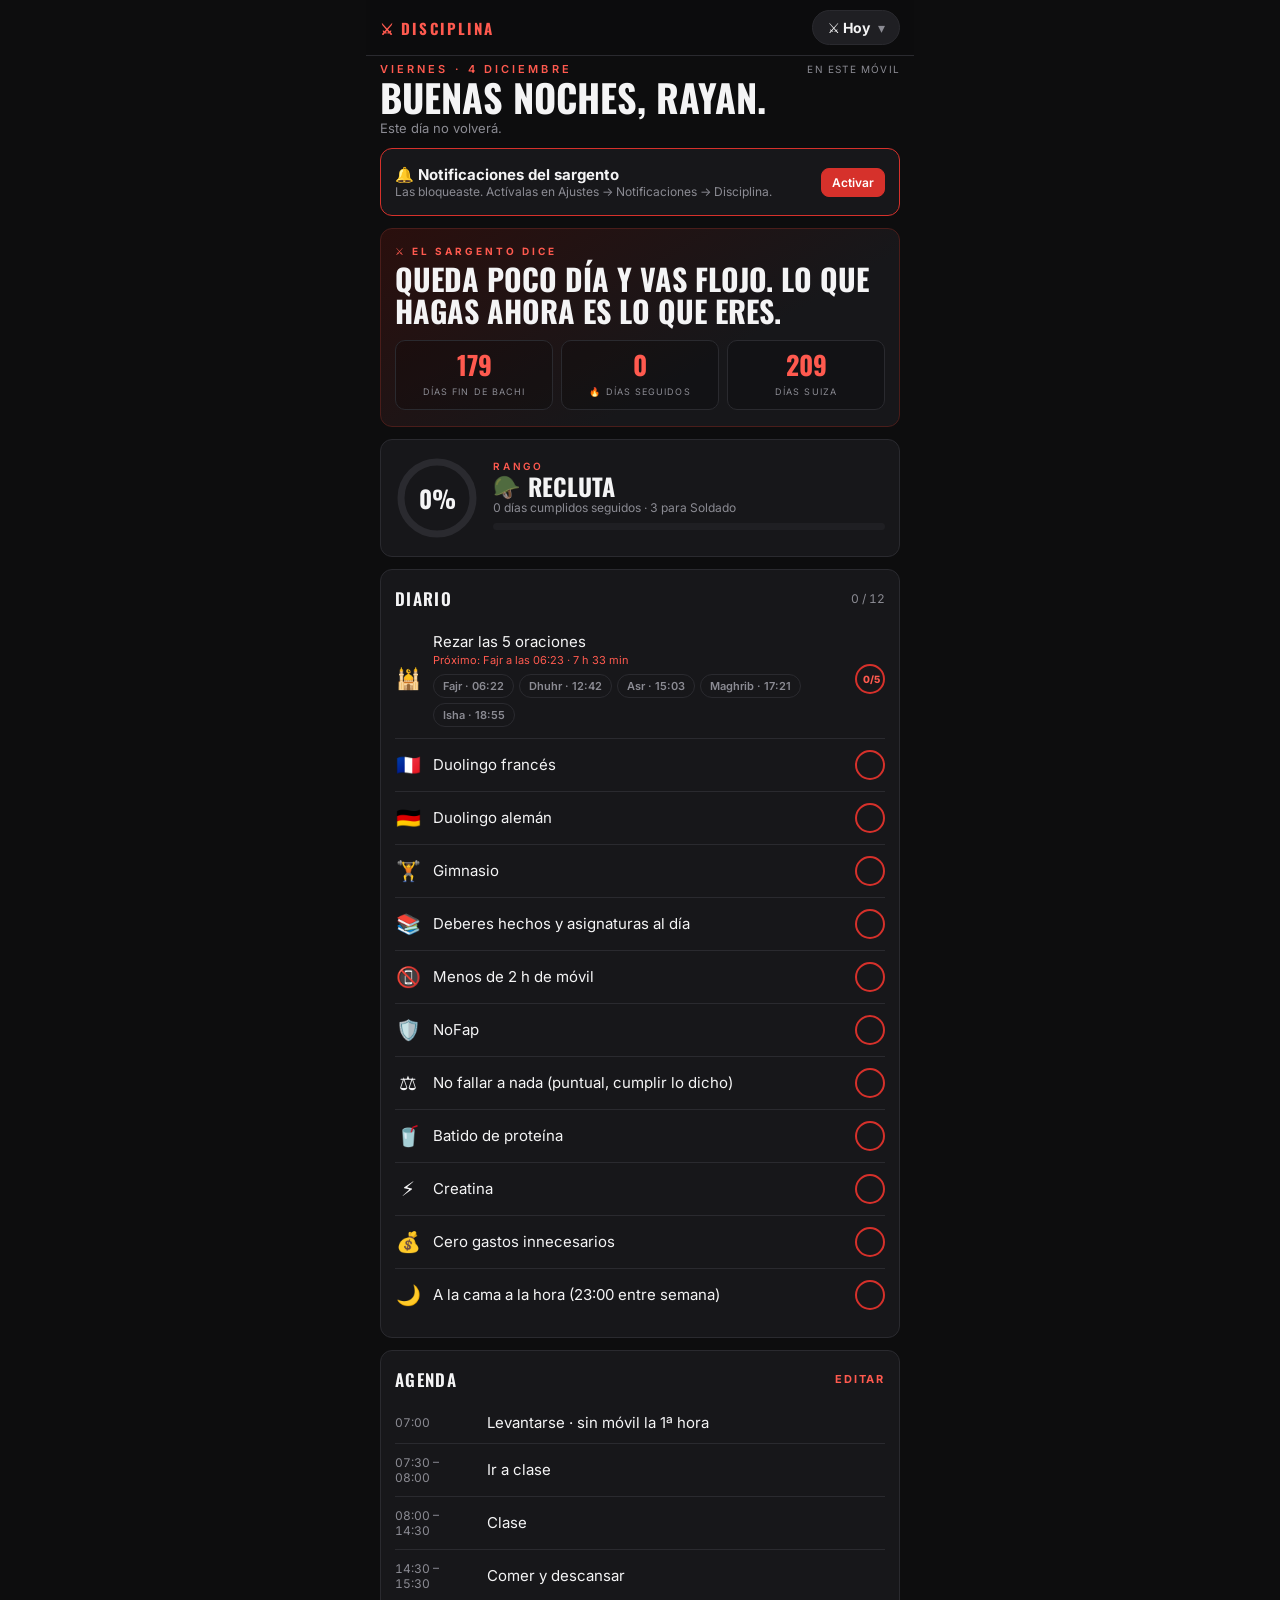
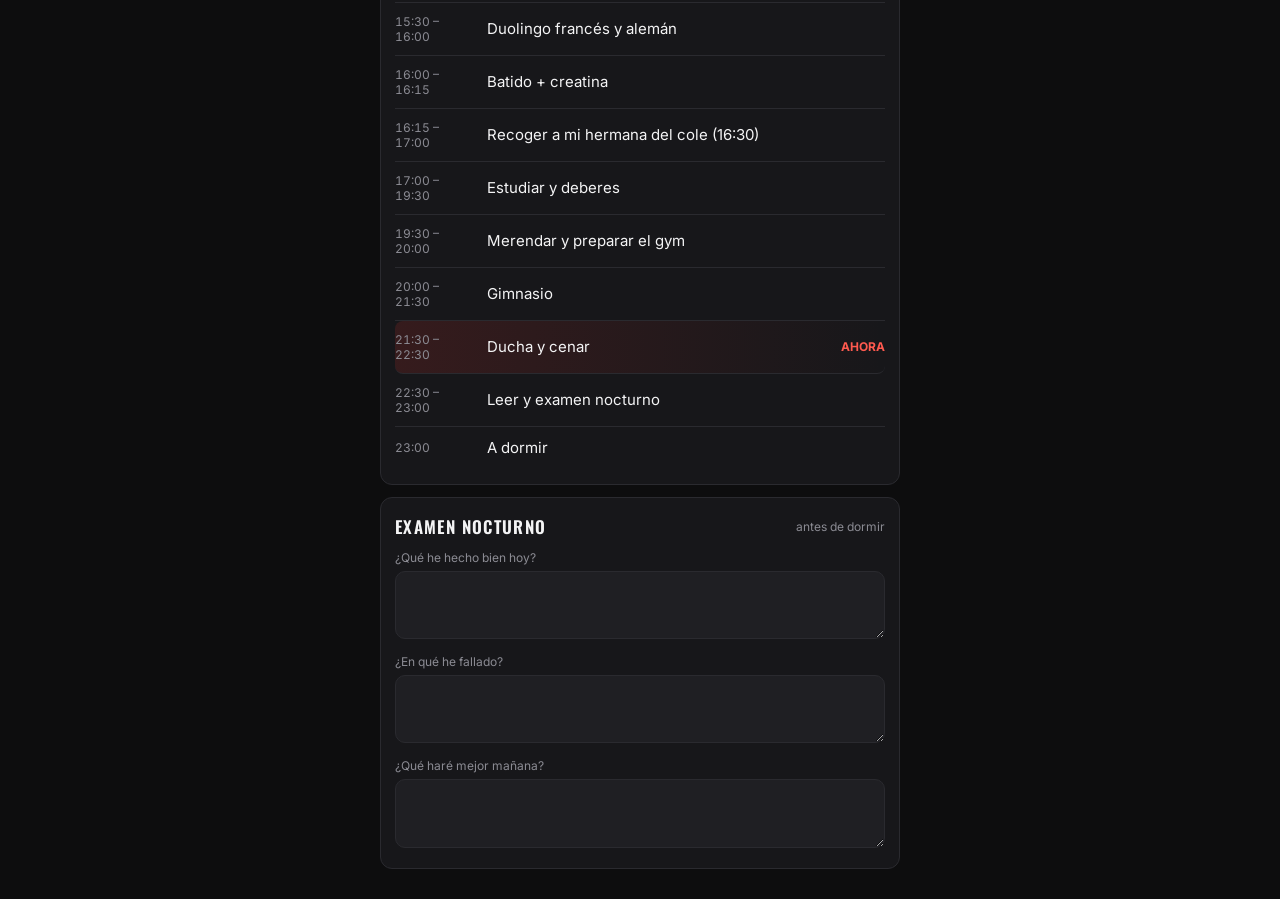
<file: index.html>
<!DOCTYPE html>
<html lang="es">
<head>
<meta charset="utf-8">
<meta name="viewport" content="width=device-width, initial-scale=1, maximum-scale=1, user-scalable=no, viewport-fit=cover">
<meta name="theme-color" content="#0d0d0e">
<meta name="apple-mobile-web-app-capable" content="yes">
<meta name="apple-mobile-web-app-status-bar-style" content="black-translucent">
<title>Disciplina</title>
<link rel="manifest" href="manifest.webmanifest">
<link rel="apple-touch-icon" href="icon-180.png">
<link rel="icon" type="image/png" href="icon-192.png">
<meta name="apple-mobile-web-app-title" content="Disciplina">
<link rel="preconnect" href="https://fonts.googleapis.com">
<link href="https://fonts.googleapis.com/css2?family=Oswald:wght@500;600;700&family=Inter:wght@400;500;600;700&display=swap" rel="stylesheet">
<style>
:root{--bg:#0d0d0e;--card:#17171a;--card2:#1f1f23;--line:#2a2a2f;--tx:#f4f4f5;--mut:#8b8b93;--red:#d6312b;--red2:#ff5a4f;--ok:#4ade80;--gold:#e8b44a;--head:"Oswald",Impact,sans-serif;--r:12px}
*{box-sizing:border-box;-webkit-tap-highlight-color:transparent}
html,body{touch-action:manipulation;-webkit-text-size-adjust:100%;text-size-adjust:100%;overscroll-behavior-y:none;margin:0;background:var(--bg);color:var(--tx);font-family:Inter,system-ui,sans-serif;font-size:15px}
body{padding:0 14px calc(env(safe-area-inset-bottom) + 30px)}
.wrap{max-width:520px;margin:0 auto}
.e{font-size:11px;letter-spacing:.28em;text-transform:uppercase;color:var(--red2);font-weight:600}
h1{font-family:var(--head);font-weight:700;font-size:38px;margin:2px 0 0;text-transform:uppercase;line-height:1}
h2{font-family:var(--head);font-weight:600;font-size:17px;margin:0;text-transform:uppercase;letter-spacing:.08em}
.sub{color:var(--mut);font-size:13px;margin-top:4px}
.card{background:var(--card);border:1px solid var(--line);border-radius:var(--r);padding:16px 14px;margin-top:12px}
.hd{display:flex;justify-content:space-between;align-items:center;margin-bottom:10px;gap:8px}
.row{display:flex;align-items:center;gap:8px}.between{justify-content:space-between}.wrapf{flex-wrap:wrap}
button{font:inherit;color:inherit;border:0;background:none;cursor:pointer}
.btn{border:1px solid var(--line);background:var(--card2);border-radius:10px;padding:10px 14px;font-weight:600;font-size:13px}
.btn.red{background:var(--red);border-color:var(--red);color:#fff}
.btn.sm{padding:6px 10px;font-size:12px;border-radius:8px}
.lnk{font-size:11px;letter-spacing:.16em;text-transform:uppercase;color:var(--red2);font-weight:700;padding:4px 0}
input,textarea,select{font:inherit;font-size:16px;color:var(--tx);background:var(--card2);border:1px solid var(--line);border-radius:10px;padding:10px 12px;width:100%;outline:none}
input:focus,textarea:focus{border-color:var(--red)}
textarea{resize:vertical;line-height:1.45}
.small{font-size:12px;color:var(--mut);font-variant-numeric:tabular-nums}
.hint{font-size:12px;color:var(--mut);line-height:1.5}
.big{font-family:var(--head);font-weight:700;font-size:30px;line-height:1.05;text-transform:uppercase}
.num{font-family:var(--head);font-weight:700;color:var(--red2)}
.ok{color:var(--ok)}.ko{color:var(--red2)}.gold{color:var(--gold)}
/* hero */
.sarge{background:linear-gradient(150deg,#2a0f0d,#17171a 65%);border-color:#4a1d1a}
.sarge .who{font-size:10px;letter-spacing:.3em;color:var(--red2);font-weight:700;text-transform:uppercase;margin-bottom:6px}
.stats{display:grid;grid-template-columns:repeat(3,1fr);gap:8px;margin-top:14px}
.stat{border:1px solid var(--line);border-radius:10px;padding:10px 6px;text-align:center;background:rgba(0,0,0,.2)}
.stat b{font-family:var(--head);font-size:26px;display:block;color:var(--red2);line-height:1.1}
.stat span{font-size:9px;letter-spacing:.12em;text-transform:uppercase;color:var(--mut)}
.rank{display:flex;gap:12px;align-items:center}
.badge{width:58px;height:58px;border-radius:14px;background:var(--card2);border:1px solid var(--line);display:grid;place-items:center;font-size:28px;flex-shrink:0}
.bar{height:7px;background:var(--card2);border-radius:9px;overflow:hidden;margin:8px 0 6px}
.bar i{display:block;height:100%;background:var(--red);border-radius:9px}
.bar.g i{background:var(--ok)}
.score{display:flex;gap:14px;align-items:center}
.ring{width:84px;height:84px;position:relative;flex-shrink:0}.ring svg{transform:rotate(-90deg)}
.ring b{position:absolute;inset:0;display:grid;place-items:center;font-family:var(--head);font-size:24px}
.warn{border:1px solid var(--red);background:rgba(214,49,43,.1);border-radius:10px;padding:10px 12px;font-size:13px;margin-top:12px;font-weight:600}
/* tasks */
.task{display:flex;align-items:center;gap:12px;padding:11px 0;border-bottom:1px solid var(--line)}
.task:last-child{border-bottom:0}
.task .em{font-size:20px;width:26px;text-align:center}
.task .l{flex:1;min-width:0}
.task .t{font-size:12px;color:var(--mut);width:80px;flex-shrink:0;font-variant-numeric:tabular-nums}
.task.done .nm{color:var(--mut);text-decoration:line-through}
.task.now{background:linear-gradient(90deg,rgba(214,49,43,.16),transparent);border-radius:8px}
.task.off{opacity:.35}
.task .st{font-size:11px;color:var(--mut);margin-top:2px}
.chk{width:30px;height:30px;border-radius:50%;border:2px solid var(--red);flex-shrink:0;display:grid;place-items:center;color:#fff;font-weight:800;font-size:13px}
.chk.on{background:var(--red)}
.chk.part{font-size:10px;color:var(--red2)}.chk.part.on{color:#fff}
.chips{display:flex;gap:5px;flex-wrap:wrap;margin-top:7px}
.chips button{font-size:11px;padding:4px 9px;border:1px solid var(--line);border-radius:999px;color:var(--mut);font-weight:600}
.chips button.on{background:var(--red);border-color:var(--red);color:#fff}
.prio{display:flex;align-items:center;gap:10px;margin-bottom:4px}
.prio .n{font-family:var(--head);color:var(--red2);width:16px;font-size:18px}
.prio input{background:transparent;border:0;border-bottom:1px solid var(--line);border-radius:0;padding:8px 2px}
.prio.done input{text-decoration:line-through;color:var(--mut)}
.seg{display:flex;gap:6px;margin:14px 0 2px}
.seg button{flex:1;padding:10px 0;border:1px solid var(--line);border-radius:10px;font-size:13px;font-weight:700;color:var(--mut)}
.seg button.on{background:var(--red);border-color:var(--red);color:#fff}
.dseg{display:flex;gap:5px;flex-wrap:wrap}
.dseg button{padding:7px 11px;border:1px solid var(--line);border-radius:8px;font-size:12px;font-weight:600;color:var(--mut)}
.dseg button.on{background:var(--red);border-color:var(--red);color:#fff}
.week{display:grid;grid-template-columns:repeat(7,1fr);gap:5px}
.day{text-align:center;font-size:10px;color:var(--mut)}
.day .b{height:46px;border-radius:6px;background:var(--card2);margin-top:5px;position:relative;overflow:hidden}
.day .b i{position:absolute;bottom:0;left:0;right:0;background:var(--red)}
.day.today{color:var(--tx);font-weight:700}
/* estudios */
.subj{border-bottom:1px solid var(--line);padding:12px 0}.subj:last-child{border-bottom:0}
.subj .nm{font-weight:700;font-size:15px}
.gr{display:flex;gap:5px;flex-wrap:wrap;margin-top:8px}
.gr button{font-size:12px;padding:5px 9px;border-radius:8px;background:var(--card2);border:1px solid var(--line);font-weight:600}
.avg{font-family:var(--head);font-size:26px;line-height:1}
.need{font-size:12px;margin-top:6px;font-weight:600}
/* calendario */
.cal{display:grid;grid-template-columns:repeat(7,1fr);gap:4px;text-align:center}
.cal .h{font-size:10px;color:var(--mut);font-weight:700;padding-bottom:2px}
.cal button{aspect-ratio:1;border-radius:8px;background:var(--card2);font-size:13px;font-weight:600;position:relative;padding:0}
.cal button.out{opacity:.25}
.cal button.td{outline:2px solid var(--red)}
.cal button.sel{background:var(--red);color:#fff}
.cal button i{position:absolute;left:50%;bottom:4px;transform:translateX(-50%);display:flex;gap:2px}
.cal button i b{width:5px;height:5px;border-radius:50%;background:var(--red2)}
.cal button.sel i b{background:#fff}
.cal button.ex{background:rgba(214,49,43,.22);box-shadow:inset 0 0 0 1.5px var(--red);color:#fff}
.cal button.ex::after{content:"!";position:absolute;top:2px;right:5px;font-size:10px;font-weight:900;color:var(--red2)}
.cal button.ex.sel{background:var(--red)}
.cal button.ex.sel::after{color:#fff}
.ev.imp{background:rgba(214,49,43,.12);border:1px solid var(--red);border-radius:10px;padding:10px;margin:6px 0}
.imp-tag{display:inline-block;font-size:9px;font-weight:800;letter-spacing:.1em;background:var(--red);color:#fff;border-radius:4px;padding:2px 6px;margin-bottom:3px}
.ev{display:flex;gap:10px;align-items:center;padding:9px 0;border-bottom:1px solid var(--line)}.ev:last-child{border-bottom:0}
.ev .ic{font-size:20px;width:26px;text-align:center}
.kind{font-size:9px;font-weight:800;padding:1px 5px;border-radius:4px;background:var(--line);margin-right:4px;letter-spacing:.05em}
/* comida */
.mac{display:grid;grid-template-columns:repeat(3,1fr);gap:10px;margin:10px 0 4px}
.mac .bar{margin:4px 0 2px;height:5px}
.meal{border-top:1px solid var(--line);padding:10px 0 4px}
.meal .mh{display:flex;justify-content:space-between;align-items:center}
.fi{display:flex;justify-content:space-between;gap:8px;padding:6px 0;font-size:13px;cursor:pointer}
.fi .fn{flex:1;min-width:0;white-space:nowrap;overflow:hidden;text-overflow:ellipsis}
.fr{display:flex;justify-content:space-between;gap:10px;padding:10px 4px;border-bottom:1px solid var(--line);cursor:pointer}
.fr:active{background:var(--card2)}
details.meal summary{list-style:none;display:flex;justify-content:space-between;align-items:center;cursor:pointer;padding:4px 0}
details.meal summary::-webkit-details-marker{display:none}
details.meal summary .cv{transition:.2s;color:var(--mut);margin-left:8px}
details.meal[open] summary .cv{transform:rotate(180deg)}
.ntab{width:100%;border-collapse:collapse;font-size:13px;margin-top:12px}
.ntab td{padding:6px 2px;border-bottom:1px solid var(--line)}.ntab td:nth-child(2),.ntab td:nth-child(3){text-align:right}
.ntab tr.sub td:first-child{padding-left:14px;color:var(--mut)}
/* gym */
.lift{display:flex;justify-content:space-between;align-items:center;padding:11px 0;border-bottom:1px solid var(--line)}.lift:last-child{border-bottom:0}
.kc{display:flex;gap:6px;flex-wrap:wrap;margin-top:10px}
svg text{font-family:Inter}
/* motivación */
.ladder{display:flex;flex-direction:column;gap:6px}
.lad{display:flex;align-items:center;gap:10px;padding:8px 10px;border-radius:10px;background:var(--card2);font-size:13px}
.lad.on{outline:2px solid var(--red)}.lad.past{opacity:.45}
.steps{display:flex;align-items:center;gap:5px}
.steps button{flex:1;border:1px solid var(--line);border-radius:10px;padding:10px 4px;font-size:11px;font-weight:700;color:var(--mut);line-height:1.25;text-transform:uppercase}
.steps button.on{border-color:var(--ok);color:var(--ok)}
.steps button.next{border-color:var(--red);color:var(--tx)}
.steps .ar{color:var(--red2)}
.memo{display:grid;grid-template-columns:repeat(26,1fr);gap:3px;margin-top:10px}
.memo i{aspect-ratio:1;border:1px solid var(--line);border-radius:2px}
.memo i.p{background:#3a3a40;border-color:#3a3a40}.memo i.c{background:var(--red);border-color:var(--red)}
.qt{font-size:15px;line-height:1.45;padding:10px 0;border-bottom:1px solid var(--line)}.qt:last-child{border-bottom:0}
.qt small{display:block;color:var(--mut);font-size:11px;letter-spacing:.14em;text-transform:uppercase;margin-top:4px}
/* metas */
.goal{padding:12px 0;border-bottom:1px solid var(--line)}.goal:last-child{border-bottom:0}
.goal .nm{font-weight:700}
.money{font-family:var(--head);font-size:24px}
/* nav */
.topbar{position:sticky;top:0;z-index:7;margin:0 -14px 6px;padding:calc(env(safe-area-inset-top) + 10px) 14px 10px;background:rgba(13,13,14,.95);backdrop-filter:blur(12px);-webkit-backdrop-filter:blur(12px);border-bottom:1px solid var(--line);display:flex;justify-content:space-between;align-items:center}
.brand{font-family:var(--head);font-weight:700;letter-spacing:.14em;font-size:15px;color:var(--red2)}
.menuBtn{display:flex;align-items:center;gap:8px;background:var(--card2);border:1px solid var(--line);border-radius:999px;padding:8px 14px;font-weight:700;font-size:14px}
.menuBtn .cv{transition:.2s;color:var(--mut)}
.menuBtn.open .cv{transform:rotate(180deg)}
.menuShade{position:fixed;inset:0;z-index:8;background:rgba(0,0,0,.5);display:none}
.menuShade.on{display:block}
.tabs{position:fixed;z-index:9;top:calc(env(safe-area-inset-top) + 60px);right:12px;width:min(260px,calc(100vw - 24px));background:var(--card);border:1px solid var(--line);border-top:2px solid var(--red);border-radius:16px;padding:6px;display:none;flex-direction:column;box-shadow:0 18px 40px rgba(0,0,0,.6)}
.tabs.open{display:flex;animation:f .15s ease}
.tabs button{display:flex;align-items:center;gap:12px;padding:12px 12px;border-radius:10px;font-size:15px;font-weight:700;color:var(--tx);text-align:left}
.tabs button .i{font-size:20px;width:28px;text-align:center}
.tabs button.on{background:var(--red);color:#fff}
.view{display:none}.view.on{display:block;animation:f .2s ease}
@keyframes f{from{opacity:0;transform:translateY(4px)}to{opacity:1}}
.sheet{position:fixed;inset:0;background:rgba(0,0,0,.7);display:none;align-items:flex-end;z-index:10}
.sheet.on{display:flex}
.sheet{overscroll-behavior:contain;touch-action:none}
.sheet .in{touch-action:pan-y;overscroll-behavior:contain;-webkit-overflow-scrolling:touch}
body.locked{position:fixed;left:0;right:0;overflow:hidden}
.sheet .in{background:var(--card);width:100%;max-width:520px;margin:0 auto;border-radius:18px 18px 0 0;border-top:2px solid var(--red);padding:18px 16px calc(env(safe-area-inset-bottom) + 18px);max-height:90vh;overflow:auto}
.sheet label{font-size:11px;letter-spacing:.12em;text-transform:uppercase;color:var(--mut);display:block;margin:12px 0 5px;font-weight:600}
.del{color:var(--red2);font-size:13px;font-weight:700}
.sync{font-size:10px;letter-spacing:.12em;text-transform:uppercase;color:var(--mut)}
.toast{position:fixed;left:50%;bottom:calc(env(safe-area-inset-bottom) + 24px);transform:translateX(-50%) translateY(20px);background:var(--card2);border:1px solid var(--red);padding:12px 16px;border-radius:12px;font-weight:700;font-size:14px;opacity:0;transition:.3s;pointer-events:none;width:max-content;max-width:90vw;text-align:center;z-index:20}
.toast.on{opacity:1;transform:translateX(-50%)}
</style>
</head>
<body>
<div class="wrap">
<div class="topbar"><span class="brand">⚔ DISCIPLINA</span><button class="menuBtn" id="menuBtn"><span id="menuCur">⚔ Hoy</span><span class="cv">▾</span></button></div>

<!-- ================= HOY ================= -->
<section class="view on" id="v-hoy">
  <div class="row between"><div class="e" id="dateE"></div><span class="sync" id="sync">en este móvil</span></div>
  <h1 id="greet">Rayan.</h1>
  <div class="sub">Este día no volverá.</div>

  <div class="card" id="notifBanner" style="display:none;border-color:var(--red)">
    <div class="row between"><div><b>🔔 Notificaciones del sargento</b><div class="small" id="notifBTxt">Frases para empujarte a las 8, 15, 18, 21 y 23 h.</div></div><button class="btn red sm" data-a="notifOn">Activar</button></div>
  </div>

  <div class="card sarge">
    <div class="who">⚔ El sargento dice</div>
    <div class="big" id="sargeTxt"></div>
    <div class="stats">
      <div class="stat"><b id="st1">0</b><span id="st1l">días fin de bachi</span></div>
      <div class="stat"><b id="st2">0</b><span>🔥 días seguidos</span></div>
      <div class="stat"><b id="st3">0</b><span id="st3l">días Suiza</span></div>
    </div>
    <div class="warn" id="warn" style="display:none"></div>
  </div>

  <div class="card">
    <div class="score">
      <div class="ring"><svg width="84" height="84"><circle cx="42" cy="42" r="36" stroke="#2a2a2f" stroke-width="7" fill="none"/><circle id="sarc" cx="42" cy="42" r="36" stroke="#d6312b" stroke-width="7" fill="none" stroke-dasharray="226.2" stroke-dashoffset="226.2" stroke-linecap="round"/></svg><b id="spct">0%</b></div>
      <div style="flex:1">
        <div class="e" style="font-size:10px">Rango</div>
        <div class="row" style="margin-top:2px"><span style="font-size:22px" id="rkIc"></span><span class="big" style="font-size:24px" id="rkName"></span></div>
        <div class="small" id="rkTxt"></div>
        <div class="bar"><i id="rkBar"></i></div>
      </div>
    </div>
  </div>

  <div class="card">
    <div class="hd"><h2>Diario</h2><span class="small" id="dCount"></span></div>
    <div id="dailyHoy"></div>
  </div>

  <div class="card">
    <div class="hd"><h2>Agenda</h2><button class="lnk" data-a="editAg">Editar</button></div>
    <div id="tl"></div>
  </div>

  <div class="card">
    <div class="hd"><h2>Examen nocturno</h2><span class="small">antes de dormir</span></div>
    <div class="hint" style="margin-bottom:4px">¿Qué he hecho bien hoy?</div><textarea rows="2" data-rv="bien"></textarea>
    <div class="hint" style="margin:10px 0 4px">¿En qué he fallado?</div><textarea rows="2" data-rv="mal"></textarea>
    <div class="hint" style="margin:10px 0 4px">¿Qué haré mejor mañana?</div><textarea rows="2" data-rv="manana"></textarea>
  </div>
</section>

<!-- ================= OBJETIVOS ================= -->
<section class="view" id="v-obj">
  <div class="e">Disciplina</div>
  <h1>Objetivos</h1>
  <div class="seg" id="objSeg"><button data-o="d" class="on">Diario</button><button data-o="w">Semanal</button><button data-o="m">Mensual</button></div>
  <div id="objD">
    <div class="card"><div class="hd"><h2>Cada día</h2><button class="lnk" data-a="addHab">+ Nuevo</button></div><div id="habits"></div></div>
    <div class="card"><div class="hd"><h2>Esta semana</h2><span class="small" id="wkpct"></span></div><div class="week" id="hweek"></div></div>
    <p class="hint">Toca el nombre de un hábito para editarlo, cambiar los días o borrarlo. Regla: un fallo se perdona, dos seguidos rompen la racha.</p>
  </div>
  <div id="objW" style="display:none">
    <div class="card"><div class="hd"><h2 id="wTitle">Esta semana</h2><button class="lnk" data-a="addPer" data-p="w">+ Nuevo</button></div><div id="perW"></div></div>
  </div>
  <div id="objM" style="display:none">
    <div class="card"><div class="hd"><h2 id="mTitle">Este mes</h2><button class="lnk" data-a="addPer" data-p="m">+ Nuevo</button></div><div id="perM"></div></div>
  </div>
</section>

<!-- ================= CALENDARIO ================= -->
<section class="view" id="v-cal">
  <div class="e">Fechas</div>
  <h1>Calendario</h1>
  <div class="sub">Médico, fiestas, exámenes… Lo que me digas, también lo apunto aquí.</div>
  <div class="card">
    <div class="hd"><h2 id="calTitle">Calendario</h2><div class="row"><button class="btn sm" data-a="calPrev">‹</button><button class="btn sm" data-a="calToday">Hoy</button><button class="btn sm" data-a="calNext">›</button></div></div>
    <div class="cal" id="cal"></div>
    <div class="hd" style="margin:14px 0 4px"><span class="small" id="calDayT"></span><button class="lnk" data-a="evAdd">+ Añadir</button></div>
    <div id="calDay"></div>
    <div id="calNext" style="margin-top:10px"></div>
  </div>
</section>

<!-- ================= ESTUDIOS ================= -->
<section class="view" id="v-est">
  <div class="e">2º Bachillerato · CCSS</div>
  <h1>Estudios</h1>
  <div class="seg" id="triSeg"><button data-t="1">1r trim.</button><button data-t="2">2º trim.</button><button data-t="3">3r trim.</button><button data-t="f">Final</button></div>
  <div class="card">
    <div class="row between">
      <div><div class="small">Media</div><div class="avg" id="triAvg">–</div></div>
      <div style="text-align:right"><div class="small">En riesgo</div><div class="avg" id="triSus">0</div></div>
      <div style="text-align:right;cursor:pointer" data-a="editTgts"><div class="small">Objetivos ✎</div><div class="avg gold" id="triObj">6</div></div>
    </div>
    <div class="warn" id="triMsg" style="display:none"></div>
  </div>
  <div class="card" id="examCard" style="display:none"><div class="hd"><h2>Próximos exámenes</h2><span class="small">del calendario</span></div><div id="examList"></div></div>
  <div class="card"><div class="hd"><h2>Asignaturas</h2><button class="lnk" data-a="addSubj">+ Asignatura</button></div><div id="subjects"></div></div>
  <p class="hint">Toca «+ nota» y elige si es un <b>parcial</b>, el <b>trimestral</b> u <b>otros</b> (trabajos, deberes). Con los parciales te calculo qué necesitas en el trimestral. Toca el nombre de la asignatura para cambiar cuánto cuenta cada parte.</p>

  <div class="card">
    <div class="hd"><h2>Sesión de estudio</h2><span class="small" id="fToday"></span></div>
    <div class="dseg" id="presets"></div>
    <div style="text-align:center;margin:14px 0"><div class="big" style="font-size:64px" id="clock">25:00</div><div class="small" id="fmode">Preparado</div></div>
    <div class="row" style="justify-content:center"><button class="btn red" id="fstart" style="min-width:130px">Empezar</button><button class="btn" id="freset">Reiniciar</button></div>
  </div>
</section>

<!-- ================= GYM ================= -->
<section class="view" id="v-gym">
  <div class="e">Cuerpo</div>
  <h1>Gym</h1>
  <div class="card">
    <div class="hd"><h2>Hoy toca</h2><span class="small" id="gymDoneC"></span></div>
    <div class="big" id="gymToday" style="font-size:26px"></div>
    <div id="gymTodayEx" style="margin-top:6px"></div>
  </div>
  <div class="card">
    <div class="hd"><h2>Comida de hoy</h2><button class="lnk" data-a="kcalCalc">Mi objetivo</button></div>
    <div class="row between"><div><span class="money" id="kcalNow">0</span> <span class="small" id="kcalOf">kcal</span></div><span class="small" id="kcalLeft"></span></div>
    <div class="bar g"><i id="kcalBar"></i></div>
    <div class="mac" id="macros"></div>
    <div id="meals"></div>
    <div id="gymChecks" style="margin-top:8px"></div>
  </div>
  <div class="card">
    <div class="hd"><h2>Mi peso</h2><button class="btn sm red" data-a="addWeight">Actualizar</button></div>
    <div class="row between"><div><div class="small">Ahora</div><div class="money" id="wNow">–</div></div><div style="text-align:center"><div class="small">Ganado</div><div class="money ok" id="wGain">–</div></div><div style="text-align:right"><div class="small">Objetivo</div><div class="money gold" id="wTarget">–</div></div></div>
    <div id="wChart" style="margin-top:12px"></div>
    <div class="hint" id="wHint"></div>
  </div>
  <div class="card">
    <div class="hd"><h2>Mi rutina</h2><button class="lnk" data-a="editSplit">Editar</button></div>
    <div id="routine"></div>
  </div>
</section>

<!-- ================= MOTIVACIÓN ================= -->
<section class="view" id="v-mot">
  <div class="e">Mente</div>
  <h1>Motivación</h1>
  <div class="card sarge"><div class="who">Recuerda por qué</div><div class="big" id="motLine"></div><button class="lnk" data-a="nextLine" style="margin-top:10px">Otra frase ›</button></div>
  <div class="card">
    <div class="hd"><h2>La misión</h2><button class="lnk" data-a="editMis">Editar</button></div>
    <div class="steps" id="msteps"></div>
    <div class="stats" id="mcd" style="grid-template-columns:1fr 1fr"></div>
  </div>
  <div class="card">
    <div class="hd"><h2>Por qué lucho</h2><button class="lnk" data-a="editWhy">Editar</button></div>
    <div id="why"></div>
  </div>
  <div class="card">
    <div class="hd"><h2>Rangos</h2><span class="small">días cumplidos seguidos</span></div>
    <div class="ladder" id="ladder"></div>
  </div>
  <div class="card">
    <div class="hd"><h2>Memento mori</h2><span class="small">recuerda que morirás</span></div>
    <div class="hint" id="memoTxt"></div>
    <div class="memo" id="memo"></div>
  </div>
  <div class="card">
    <div class="hd"><h2>Los estoicos</h2></div>
    <div id="quotes"></div>
  </div>
  <div class="card">
    <div class="hd"><h2>Lo que depende de mí</h2></div>
    <div class="hint">Mi esfuerzo, mis hábitos, cómo respondo, mi disciplina.<br>No depende de mí: lo que piensen otros, el pasado, la suerte.<br><b style="color:var(--red2)">Toda la energía, solo a lo primero.</b></div>
  </div>
</section>

<!-- ================= METAS ================= -->
<section class="view" id="v-met">
  <div class="e">El camino</div>
  <h1>Metas</h1>
  <div class="card"><div class="hd"><h2>Ahorro</h2><span class="small" id="savTot"></span></div><div id="savings"></div></div>
  <div class="card"><div class="hd"><h2>Logros</h2><button class="lnk" data-a="addGoal">+ Nueva</button></div><div id="goals"></div></div>
  <div class="card"><div class="hd"><h2>Notas</h2></div><textarea id="notes" rows="5" placeholder="Ideas, pendientes, lo que sea…"></textarea></div>
  <div class="card"><div class="hd"><h2>Notificaciones</h2><span class="small" id="notifState"></span></div>
    <p class="hint">El sargento te manda una frase a las 8:00, 15:00, 18:00, 21:00 y 23:00, aunque tengas la app cerrada.</p>
    <div class="row wrapf"><button class="btn sm red" data-a="notifOn">Activar notificaciones</button></div>
  </div>
  <div class="card"><div class="hd"><h2>Sincronización</h2><span class="small" id="syncState"></span></div>
    <p class="hint" id="syncHint"></p>
    <div class="row" id="keyRow"><input id="keyIn" placeholder="Pega aquí tu clave privada" autocapitalize="off" autocomplete="off" spellcheck="false"><button class="btn red" data-a="keySave">Activar</button></div>
  </div>
  <div class="card"><div class="hd"><h2>Copia de seguridad</h2></div>
    <p class="hint">Para pasar tus datos a otro móvil o a otra versión de la app.</p>
    <div class="row wrapf"><button class="btn sm" data-a="exportData">Exportar mis datos</button><button class="btn sm" data-a="importData">Importar datos</button></div>
  </div>
</section>

</div>

<nav class="tabs" id="tabs">
  <button class="on" data-v="hoy"><span class="i">⚔</span>Hoy</button>
  <button data-v="obj"><span class="i">✓</span>Objetivos</button>
  <button data-v="cal"><span class="i">📅</span>Calendario</button>
  <button data-v="est"><span class="i">✎</span>Estudios</button>
  <button data-v="gym"><span class="i">🏋</span>Gym</button>
  <button data-v="mot"><span class="i">🔥</span>Motivación</button>
  <button data-v="met"><span class="i">🏆</span>Metas</button>
</nav>
<div class="menuShade" id="menuShade"></div>
<div class="sheet" id="sheet"><div class="in" id="sheetIn"></div></div>
<div class="toast" id="toast"></div>

<script src="adhan.min.js"></script>
<script>
const $=id=>document.getElementById(id);
const clone=o=>JSON.parse(JSON.stringify(o));
const pad=n=>String(n).padStart(2,"0");
const key=d=>d.getFullYear()+"-"+pad(d.getMonth()+1)+"-"+pad(d.getDate());
const today=()=>key(new Date());
const DN=["Dom","Lun","Mar","Mié","Jue","Vie","Sáb"];
const DNL=["domingo","lunes","martes","miércoles","jueves","viernes","sábado"];
const MN=["enero","febrero","marzo","abril","mayo","junio","julio","agosto","septiembre","octubre","noviembre","diciembre"];
const esc=s=>String(s==null?"":s).replace(/[&<>"]/g,c=>({"&":"&amp;","<":"&lt;",">":"&gt;",'"':"&quot;"}[c]));
const fmt=n=>(Math.round(n*100)/100).toLocaleString("es-ES");
const ALL=[0,1,2,3,4,5,6], LV=[1,2,3,4,5];

// ================= DATOS POR DEFECTO =================
const AG_CL=[["07:00","Levantarse · sin móvil la 1ª hora"],["07:30-08:00","Ir a clase"],["08:00-14:30","Clase"],["14:30-15:30","Comer y descansar"],["15:30-16:00","Duolingo francés y alemán"],["16:00-16:15","Batido + creatina"],["16:15-17:00","Recoger a mi hermana del cole (16:30)"]];
const AG_GYM=AG_CL.concat([["17:00-19:30","Estudiar y deberes"],["19:30-20:00","Merendar y preparar el gym"],["20:00-21:30","Gimnasio"],["21:30-22:30","Ducha y cenar"],["22:30-23:00","Leer y examen nocturno"],["23:00","A dormir"]]);
const AG_NO=AG_CL.concat([["17:00-20:00","Estudiar y deberes"],["20:00-21:30","Tiempo libre"],["21:30-22:30","Cenar"],["22:30-23:00","Leer y examen nocturno"],["23:00","A dormir"]]);
const AG_SAT=[["09:30","Levantarse"],["10:00-12:00","Estudio: adelantar y repasar"],["12:00-12:30","Duolingo francés y alemán"],["12:30-20:00","Libre"],["22:00-22:30","Leer (10 páginas)"],["00:00","A dormir"]];
const AG_SUN=[["09:30","Levantarse"],["10:00-12:00","Estudio: preparar la semana"],["12:00-12:30","Duolingo francés y alemán"],["12:30-19:00","Libre"],["19:00-19:30","Repaso del domingo y plan de la semana"],["22:00-22:30","Leer y examen nocturno"],["23:00","A dormir"]];
const DEF={
  ver:7,
  habits:[
    {id:"rezo",em:"🕌",name:"Rezar las 5 oraciones",days:ALL,parts:["Fajr","Dhuhr","Asr","Maghrib","Isha"]},
    {id:"fr",em:"🇫🇷",name:"Duolingo francés",days:ALL},
    {id:"de",em:"🇩🇪",name:"Duolingo alemán",days:ALL},
    {id:"gym",em:"🏋️",name:"Gimnasio",days:[1,2,4,5]},
    {id:"deb",em:"📚",name:"Deberes hechos y asignaturas al día",days:LV},
    {id:"movil",em:"📵",name:"Menos de 2 h de móvil",days:ALL},
    {id:"nofap",em:"🛡️",name:"NoFap",days:ALL},
    {id:"cumplir",em:"⚖️",name:"No fallar a nada (puntual, cumplir lo dicho)",days:ALL},
    {id:"batido",em:"🥤",name:"Batido de proteína",days:ALL},
    {id:"creatina",em:"⚡",name:"Creatina",days:ALL},
    {id:"gasto",em:"💰",name:"Cero gastos innecesarios",days:ALL},
    {id:"sue",em:"🌙",name:"A la cama a la hora (23:00 entre semana)",days:ALL}
  ],
  per:{
    w:[{id:"leer",em:"📖",name:"Leer",type:"count",target:10,unit:"páginas",step:5},
       {id:"gymw",em:"🏋️",name:"Gimnasio",type:"habit",habit:"gym",target:4,unit:"sesiones"},
       {id:"repdom",em:"🗓️",name:"Repaso del domingo",type:"check",review:["¿Qué he cumplido esta semana?","¿Qué he fallado y por qué?","Plan para la semana que viene"]}],
    m:[{id:"libro",em:"📕",name:"Terminar un libro",type:"count",target:1,unit:"libro",step:1},
       {id:"repmes",em:"🧭",name:"Repaso del mes",type:"check",review:["¿Qué he logrado este mes?","¿Qué tengo que mejorar?","Objetivo principal del mes que viene"]}]
  },
  agenda:{0:AG_SUN,1:AG_GYM,2:AG_GYM,3:AG_NO,4:AG_GYM,5:AG_GYM,6:AG_SAT},
  studies:{target:6,crit:{p:40,t:60,o:0},subjects:[
    {id:"mat",name:"Matemáticas CCSS II"},{id:"emp",name:"Empresa y diseño de modelos de negocio"},{id:"geo",name:"Geografía"},
    {id:"his",name:"Historia"},{id:"fil",name:"Historia de la Filosofía"},{id:"cas",name:"Lengua castellana"},
    {id:"cat",name:"Lengua catalana"},{id:"ing",name:"Inglés"}],
    grades:{"1":{},"2":{},"3":{}}},
  gym:{split:{1:"",2:"",4:"",5:""},exercises:[{id:"banca",name:"Press banca"},{id:"sentadilla",name:"Sentadilla"},{id:"muerto",name:"Peso muerto"},{id:"militar",name:"Press militar"},{id:"dominadas",name:"Dominadas"},{id:"remo",name:"Remo con barra"}],
    lifts:{},weights:[],wTarget:null,kcalTarget:0,kcal:{}},
  savings:[{id:"total",em:"💰",name:"Ahorrado total",cur:0,target:5000}],
  goals:[
    {id:"g0",name:"Evaluaciones de 2º aprobadas",cur:0,target:3,step:1,unit:""},
    {id:"g3",name:"Carnet de conducir (teórico + práctico)",cur:0,target:2,step:1,unit:""},
    {id:"g7",name:"Libros terminados",cur:0,target:6,step:1,unit:""},
    {id:"g4",name:"Curso de carretillero",cur:0,target:1,step:1,unit:""},
    {id:"g5",name:"Trabajo de almacén (ETT)",cur:0,target:1,step:1,unit:""}],
  mission:{
    lines:[
      "No seas como el resto de la familia. Tú vas a crear tu propio camino.",
      "Rompe el ciclo. Lo que no hicieron ellos, lo vas a hacer tú.",
      "Tu apellido no decide tu futuro. Lo deciden tus actos.",
      "Ser uno más es fácil. Tú no naciste para ser uno más.",
      "Nadie a tu alrededor lo ha hecho. Por eso lo vas a hacer tú.",
      "Que tu familia vea de lo que eres capaz, no que se lo cuenten.",
      "Los que dijeron que repetirías te están mirando. Que te vean aprobar.",
      "No esperes a que alguien crea en ti. Créetelo tú y demuéstralo.",
      "El camino fácil ya lo cogió todo el mundo. El tuyo lo construyes tú.",
      "Dentro de un año estarás en Suiza o dando excusas. Tú eliges.",
      "Tu yo de 2027 te espera en Suiza. No le hagas esperar.",
      "Bachillerato, carnet, Suiza. Paso a paso, sin parar.",
      "Lo que haces cuando nadie te ve es lo que vas a ser.",
      "Si fuera fácil lo haría todo el mundo. Por eso casi nadie lo hace.",
      "No estás cansado. Estás cómodo. Levántate.",
      "El dolor de la disciplina pesa gramos. El del arrepentimiento, toneladas.",
      "Disciplina hoy, libertad mañana.",
      "Tú no te quejas. Tú actúas.",
      "Cada día que cumples es un ladrillo de la vida que vas a tener.",
      "Primero decide quién quieres ser. Después, hazlo. (Epicteto)"],

    steps:["Aprobar 2º de bachillerato","Sacarme el carnet","Irme a Suiza"],stepDone:[false,false,false],
    countdowns:[{id:"c1",name:"fin de bachi",date:"2027-06-01"},{id:"c2",name:"Suiza",date:"2027-07-01"}],
    why:["No voy a repetir 2º de bachillerato.","Quiero demostrar a los que dudaron de mí que se equivocaban.","Quiero mi carnet y mi propio coche.","Quiero irme a Suiza, trabajar, ahorrar y estudiar un ciclo."]
  },
  log:{},prios:{},dnotes:[],events:[],food:{profile:{},target:{},log:{},mine:[]},agDone:{},focus:{},review:{},plog:{},prev:{},notes:""
};
const RANKS=[[0,"🪖","Recluta"],[3,"🛡️","Soldado"],[7,"🗡️","Hoplita"],[14,"⚔️","Guerrero"],[30,"🦅","Centurión"],[60,"🏛️","Legado"],[100,"🔱","Espartano"],[200,"👑","Leyenda"]];
const QUOTES=[
 ["Tienes poder sobre tu mente, no sobre lo que pasa fuera. Date cuenta y encontrarás tu fuerza.","Marco Aurelio"],
 ["Al amanecer, cuando te cueste levantarte, piensa: me levanto para hacer el trabajo de un hombre.","Marco Aurelio"],
 ["No pierdas más tiempo hablando de cómo debe ser un hombre bueno. Sé uno.","Marco Aurelio"],
 ["Lo que se interpone en el camino se convierte en el camino.","Marco Aurelio"],
 ["No es que tengamos poco tiempo, es que perdemos mucho.","Séneca"],
 ["Sufrimos más en la imaginación que en la realidad.","Séneca"],
 ["Ningún viento es favorable para quien no sabe a qué puerto va.","Séneca"],
 ["Primero decide quién quieres ser. Después haz lo que tengas que hacer.","Epicteto"],
 ["¿Hasta cuándo vas a esperar para exigirte lo mejor de ti?","Epicteto"],
 ["Nadie es libre si no es dueño de sí mismo.","Epicteto"],
 ["Las circunstancias no hacen al hombre; lo revelan.","Epicteto"]
];

// ================= ESTADO / GUARDADO =================
let S=clone(DEF);
const LS="panelVida.v1";
function merge(x){
  x=x||{};
  if(!x.ver||x.ver<3){
    x=Object.assign({},x);
    const keepHab=Array.isArray(x.habits)?x.habits:[];
    ["habits","weekly","goals","per","studies","gym","savings","mission","agenda"].forEach(k=>delete x[k]);
    x.ver=3;
    // conservar hábitos que creaste tú
    const ids=new Set(DEF.habits.map(h=>h.id).concat(["agua","pelo"]));
    x._extraHab=keepHab.filter(h=>!ids.has(h.id));
  }
  if(x.ver<4){ x=Object.assign({},x); delete x.agenda; x.agDone={}; x.ver=4;
    if(Array.isArray(x.habits)){const h=x.habits.find(h=>h.id==="sue");if(h&&h.name==="Dormir antes de las 00:00")h.name="A la cama a la hora (23:00 entre semana)";} }
  if(x.ver<5&&x.agenda){ x=Object.assign({},x); x.agenda=JSON.parse(JSON.stringify(x.agenda));
    [1,2,3,4,5].forEach(d=>{let A=x.agenda[d];if(!Array.isArray(A))return;
      A=A.map(([t,l])=>l==="Ducha, cenar, batido + creatina"?[t,"Ducha y cenar"]:l==="Cenar, batido + creatina"?[t,"Cenar"]:l==="Duolingo francés y alemán"&&t==="15:30-16:15"?["15:30-16:00",l]:[t,l]);
      if(!A.some(e=>/batido/i.test(e[1]))){const i=A.findIndex(e=>/hermana/i.test(e[1]));A.splice(i<0?A.length:i,0,["16:00-16:15","Batido + creatina"]);}
      x.agenda[d]=A;});
    x.ver=5; }
  if(x.ver<6){ x=Object.assign({},x);
    if(Array.isArray(x.savings)){const tot=x.savings.reduce((a,b)=>a+(+b.cur||0),0);x.savings=[{id:"total",em:"💰",name:"Ahorrado total",cur:tot,target:5000}];}
    x.ver=6; }
  if(x.ver<7){ x=Object.assign({},x);
    // frases nuevas (si no las había cambiado él)
    const OLD=["Cállales la boca a los que dijeron que repetirías 2º de bachillerato.","No necesitas ganas. Necesitas empezar."];
    if(x.mission&&Array.isArray(x.mission.lines)&&x.mission.lines[0]===OLD[0]&&x.mission.lines[x.mission.lines.length-1]===OLD[1]){x.mission=Object.assign({},x.mission,{lines:DEF.mission.lines.slice()});}
    x.ver=7; }
  const s=clone(DEF); Object.assign(s,x);
  if(!Array.isArray(s.dnotes)) s.dnotes=[];
  if(!Array.isArray(s.events)) s.events=[];
  s.food=Object.assign({profile:{},target:{},log:{},mine:[]},s.food||{});
  if(!s.food.target.kcal&&s.gym&&s.gym.kcalTarget) s.food.target.kcal=+s.gym.kcalTarget;
  if(!s.studies.crit) s.studies.crit={p:40,t:60,o:0};
  if(!s.start){const ks=Object.keys(s.log).sort();s.start=ks[0]&&ks[0]<today()?ks[0]:today();}
  if(s._extraHab){ s.habits=s.habits.concat(s._extraHab); delete s._extraHab; }
  ["log","prios","agDone","focus","review","plog","prev","agenda"].forEach(k=>{if(!s[k]||typeof s[k]!=="object")s[k]=clone(DEF[k]);});
  ["per","studies","gym","mission"].forEach(k=>{s[k]=Object.assign(clone(DEF[k]),s[k]||{});});
  return s;
}
try{const l=localStorage.getItem(LS); if(l) S=merge(JSON.parse(l));}catch(e){}
// ---- sincronización con Supabase (clave privada que llega con el enlace #k=...) ----
const SB_URL="https://dffavtchgwwrepunyids.supabase.co";
const SB_KEY="sb_publishable_07Pc-ZT16chbdMX_pCzvKg_v_VIiL2z";
let SYNC_KEY=null; try{SYNC_KEY=localStorage.getItem("disc.key");}catch(e){}
(function(){const m=location.hash.match(/k=([A-Za-z0-9_-]{24,})/);if(m){SYNC_KEY=m[1];try{localStorage.setItem("disc.key",SYNC_KEY);}catch(e){}history.replaceState(null,"",location.pathname);}})();
const sbH=()=>({apikey:SB_KEY,"x-disc-key":SYNC_KEY,"Content-Type":"application/json"});
let saveT=null,pushing=false;
function save(){
  S._savedAt=Date.now();
  try{localStorage.setItem(LS,JSON.stringify(S));}catch(e){}
  if(!SYNC_KEY) return;
  clearTimeout(saveT); saveT=setTimeout(pushRemote,900);
}
async function pushRemote(){
  if(!SYNC_KEY) return;
  try{
    pushing=true;
    const r=await fetch(SB_URL+"/rest/v1/disciplina_state?on_conflict=owner_key",{method:"POST",headers:Object.assign(sbH(),{Prefer:"resolution=merge-duplicates,return=minimal"}),body:JSON.stringify({owner_key:SYNC_KEY,data:S,updated_at:new Date(S._savedAt||Date.now()).toISOString()})});
    setSync(r.ok?"sincronizado ✓":"sin conexión");
  }catch(e){setSync("sin conexión");}
  pushing=false;
}
// cambios que manda Claude: {id, set:{"ruta.con.puntos": valor}}; se aplican una sola vez
function applyClaude(p){
  if(!p||!p.id||!p.set||(S._claudeDone||[]).includes(p.id)) return false;
  for(const [path,val] of Object.entries(p.set)){const ks=path.split(".");let o=S;for(let i=0;i<ks.length-1;i++){if(o[ks[i]]==null||typeof o[ks[i]]!=="object")o[ks[i]]={};o=o[ks[i]];}o[ks[ks.length-1]]=val;}
  if(Array.isArray(p.push)) for(const [path,val] of p.push){const ks=path.split(".");let o=S;for(const k of ks.slice(0,-1)){o=o[k]=o[k]||{};}const L=o[ks[ks.length-1]]=o[ks[ks.length-1]]||[];if(!L.some(x=>x&&val&&x.id===val.id))L.push(val);}
  S._claudeDone=(S._claudeDone||[]).concat(p.id).slice(-30);
  return true;
}
async function pullRemote(){
  if(!SYNC_KEY){setSync("en este móvil");return;}
  try{
    const r=await fetch(SB_URL+"/rest/v1/disciplina_state?select=data,updated_at",{headers:sbH()});
    const rows=await r.json(); const row=rows&&rows[0];
    const remoteT=row?Date.parse(row.updated_at):0, localT=S._savedAt||0;
    const patch=row&&row.data&&row.data._claude;
    let pulled=false;
    if(row&&row.data&&row.data.ver&&remoteT>localT+1000){
      S=merge(row.data); S._savedAt=remoteT; pulled=true;
    }
    delete S._claude;
    if(applyClaude(patch)){ save(); renderAll(); setSync("sincronizado ✓"); toast("📥 Claude ha actualizado tu app"); return; }
    if(pulled){ try{localStorage.setItem(LS,JSON.stringify(S));}catch(e){} renderAll(); setSync("sincronizado ✓"); }
    else if(!row||!row.data||!row.data.ver||localT>remoteT+1000){ await pushRemote(); }
    else setSync("sincronizado ✓");
  }catch(e){setSync("sin conexión");}
}
function setSync(t){$("sync").textContent=t;try{renderSyncCard();}catch(e){}}
function renderSyncCard(){
  $("syncState").textContent=SYNC_KEY?"activa ✓":"desactivada";
  $("keyRow").style.display=SYNC_KEY?"none":"flex";
  $("syncHint").textContent=SYNC_KEY?"Tus datos se guardan en tu cuenta privada. Así Claude puede apuntarte cosas en el calendario o tus notas cuando se lo digas, y no pierdes nada si cambias de móvil.":"Ábrela una vez con el enlace privado que te dio Claude para activarla.";
}
document.addEventListener("visibilitychange",()=>{if(document.visibilityState==="visible")pullRemote();});
// si el móvil ya tiene notificaciones activadas, la app se conecta sola (sin pegar la clave)
async function tryPair(){
  try{
    if(SYNC_KEY||!("serviceWorker" in navigator)||!("PushManager" in window)||!("Notification" in window)||Notification.permission!=="granted")return false;
    const reg=await navigator.serviceWorker.getRegistration(); if(!reg)return false;
    const sub=await reg.pushManager.getSubscription(); if(!sub)return false;
    const j=sub.toJSON();
    const r=await fetch(SB_URL+"/functions/v1/disciplina-pair",{method:"POST",headers:{"Content-Type":"application/json"},body:JSON.stringify({endpoint:j.endpoint,auth:j.keys&&j.keys.auth})});
    const d=await r.json(); if(!d||!d.key)return false;
    SYNC_KEY=d.key; try{localStorage.setItem("disc.key",SYNC_KEY);}catch(e){}
    renderSyncCard(); toast("🔐 Sincronización activada sola");
    return true;
  }catch(e){return false;}
}
setTimeout(async()=>{await tryPair();pullRemote();},300);
let toastT;function toast(t){const e=$("toast");e.textContent=t;e.classList.add("on");clearTimeout(toastT);toastT=setTimeout(()=>e.classList.remove("on"),2800);}

// ================= CÁLCULOS =================
const habFor=dow=>S.habits.filter(h=>h.days.includes(dow));
const agFor=dow=>S.agenda[dow]||[];
const habVal=(h,k)=>(S.log[k]||{})[h.id];
const partsDone=(h,k)=>{const v=habVal(h,k);return h.parts&&h.parts.length?h.parts.filter(p=>v&&typeof v==="object"&&v[p]).length:0;};
const habFrac=(h,k)=>h.parts&&h.parts.length?partsDone(h,k)/h.parts.length:(habVal(h,k)?1:0);
const isDone=(h,k)=>habFrac(h,k)>=1;
function dayScore(d){
  const k=key(d),dow=d.getDay(),hs=habFor(dow),ag=[],pr=[],ad={};
  const tot=hs.length+ag.length+pr.length;
  const dn=hs.reduce((a,h)=>a+habFrac(h,k),0)+ag.filter((a,i)=>ad[i]).length+pr.filter(p=>p.d&&p.doneDate===k).length;
  return tot?Math.round(dn/tot*100):0;
}
const cumplido=d=>dayScore(d)>=70;
// notas visibles un día: las de ese día o anteriores sin hacer, y las hechas ese día
function notesFor(k){return S.dnotes.filter(n=>n.date<=k&&(!n.d||n.doneDate===k));}
// racha con regla "no fallar dos veces": un fallo suelto se perdona
function streakOf(doneFn,activeFn){
  let c=0,miss=0;const d=new Date();
  if(!doneFn(d)) d.setDate(d.getDate()-1);
  for(let i=0;i<500;i++){
    if(key(d)<S.start) break;
    if(activeFn(d)){ if(doneFn(d)){c++;miss=0;} else {miss++; if(miss>=2) break;} }
    d.setDate(d.getDate()-1);
  }
  return c;
}
const dayStreak=()=>streakOf(cumplido,()=>true);
const habStreak=h=>streakOf(d=>isDone(h,key(d)),d=>h.days.includes(d.getDay()));
function rankFor(n){let r=RANKS[0],nx=null;for(let i=0;i<RANKS.length;i++){if(n>=RANKS[i][0]){r=RANKS[i];nx=RANKS[i+1]||null;}}return {r,nx};}
const ago=n=>{const d=new Date();d.setDate(d.getDate()-n);return d;};
function weekKey(d){d=d||new Date();const m=new Date(d);m.setDate(d.getDate()-((d.getDay()+6)%7));return "W"+key(m);}
function monthKey(d){d=d||new Date();return "M"+d.getFullYear()+"-"+pad(d.getMonth()+1);}
function weekDays(){const n=new Date(),dow=(n.getDay()+6)%7,o=[];for(let i=0;i<7;i++){const d=new Date(n);d.setDate(n.getDate()-dow+i);o.push(d);}return o;}
function curTri(){const m=new Date().getMonth();return m>=8?"1":m<=2?"2":"3";}
const daysTo=s=>{const d=new Date(s+"T00:00:00");return Math.max(0,Math.ceil((d-new Date())/864e5));};

// ---- estudios ----
function subjGrades(t,sid){return ((S.studies.grades[t]||{})[sid])||[];}
function wavg(list){let s=0,w=0;list.forEach(g=>{const ww=+g.w||1;s+=(+g.v)*ww;w+=ww;});return w?s/w:null;}
const gKind=g=>g.k||"p";
const critOf=s=>Object.assign({},S.studies.crit||{p:40,t:60,o:0},s.crit||{});
function comps(t,sid){const L=subjGrades(t,sid);return {P:wavg(L.filter(g=>gKind(g)==="p")),T:wavg(L.filter(g=>gKind(g)==="t")),O:wavg(L.filter(g=>gKind(g)==="o"))};}
function subjAvg(t,sid){
  if(t==="f"){const a=["1","2","3"].map(x=>subjAvg(x,sid)).filter(x=>x!=null);return a.length?a.reduce((p,c)=>p+c,0)/a.length:null;}
  const s=S.studies.subjects.find(x=>x.id===sid)||{},c=critOf(s),v=comps(t,sid);
  let num=0,den=0;[["P","p"],["T","t"],["O","o"]].forEach(([K,k])=>{if(v[K]!=null&&+c[k]>0){num+=v[K]*c[k];den+=+c[k];}});
  if(!den){const all=wavg(subjGrades(t,sid));return all;}
  return num/den;
}
const subjTarget=s=>s.target!=null&&s.target!==""?+s.target:+S.studies.target;
// nota que hace falta en el trimestral para llegar a "goal"
function needTrim(t,s,goal){
  const c=critOf(s),v=comps(t,s.id);
  if(v.T!=null||!(+c.t>0)||v.P==null) return null;
  const tot=(+c.p||0)+(+c.t)+(+c.o||0), O=v.O!=null?v.O:v.P;
  return (goal*tot-(+c.p||0)*v.P-(+c.o||0)*O)/(+c.t);
}
function triStats(t){
  const avgs=S.studies.subjects.map(s=>subjAvg(t,s.id)).filter(x=>x!=null);
  return {avg:avgs.length?avgs.reduce((a,b)=>a+b,0)/avgs.length:null,sus:avgs.filter(x=>x<5).length,n:avgs.length};
}

// ================= SARGENTO =================
function sargeMsg(){
  const n=new Date(),h=n.getHours(),p=dayScore(n);
  const in1=key(ago(1))>=S.start,in2=key(ago(2))>=S.start;
  const y1=!in1||cumplido(ago(1)),y2=!in2||cumplido(ago(2));
  const hasData=true;
  if(p>=100) return "Día cumplido. Así se forja un espartano. Mañana, igual.";
  if(hasData&&!y1&&!y2) return "Dos días fallando. Racha rota. Se acabó el descanso: hoy empiezas de cero.";
  if(hasData&&!y1) return h<20?"Ayer fallaste. Un fallo se perdona. Dos, no. Muévete.":"Ayer fallaste y hoy vas igual. Termina el día bien, AHORA.";
  if(p>=70) return "Vas bien. No aflojes. Termina lo que has empezado.";
  if(h<9) return "Arriba. El día es tuyo si lo atacas primero.";
  if(h<14) return "Hoy cuenta. Haz lo difícil primero.";
  if(h<20) return p<30?"La tarde se va y no has hecho nada. Levántate y actúa.":"A medias no vale. Sigue.";
  return p<50?"Queda poco día y vas flojo. Lo que hagas ahora es lo que eres.":"Cierra el día. Marca lo que te falta.";
}

// ================= RENDER: HOY =================
function renderHoy(){
  const n=new Date(),t=today(),dow=n.getDay(),h=n.getHours();
  $("dateE").textContent=DNL[dow]+" · "+n.getDate()+" "+MN[n.getMonth()];
  $("greet").textContent=(h<13?"Buenos días":h<20?"Buenas tardes":"Buenas noches")+", Rayan.";
  $("sargeTxt").textContent=sargeMsg();
  const c=S.mission.countdowns;
  $("st1").textContent=c[0]?daysTo(c[0].date):"–"; $("st1l").textContent="días "+(c[0]?c[0].name:"");
  $("st3").textContent=c[1]?daysTo(c[1].date):"–"; $("st3l").textContent="días "+(c[1]?c[1].name:"");
  $("st2").textContent=dayStreak();
  // aviso
  const w=$("warn"), msgs=[];
  if(key(ago(1))>=S.start&&!cumplido(ago(1))&&!cumplido(n)) msgs.push("⚠ Racha en peligro: ayer no cumpliste. Si hoy fallas, se rompe.");
  w.style.display=msgs.length?"block":"none"; w.innerHTML=msgs.join("<br>");
  // score + rango
  const p=dayScore(n); $("spct").textContent=p+"%"; $("sarc").setAttribute("stroke-dashoffset",226.2*(1-p/100));
  const st=dayStreak(),{r,nx}=rankFor(st);
  $("rkIc").textContent=r[1]; $("rkName").textContent=r[2];
  $("rkTxt").textContent=st+" días cumplidos seguidos"+(nx?" · "+(nx[0]-st)+" para "+nx[2]:"");
  $("rkBar").style.width=(nx?Math.min(100,(st-r[0])/(nx[0]-r[0])*100):100)+"%";
  // prioridades
  renderCal();
  // diario
  const hs=habFor(dow);
  $("dailyHoy").innerHTML=hs.map(x=>habRow(x,t,false)).join("")||'<div class="hint">Hoy no toca nada.</div>';
  $("dCount").textContent=hs.filter(x=>isDone(x,t)).length+" / "+hs.length;
  // agenda
  const cur=h*60+n.getMinutes(),ad=S.agDone[t]||{},ag=agFor(dow);
  $("tl").innerHTML=ag.length?ag.map(([tm,lab],i)=>{let cls="";try{const ps=tm.split("-"),s=tmin(ps[0]),e=ps[1]?tmin(ps[1]):s+30;if(cur>=s&&cur<e)cls="now";}catch(e){}
    return `<div class="task ${cls}"><span class="t">${esc(tm.replace("-"," – "))}</span><span class="l nm">${esc(lab)}</span>${cls?'<span class="small" style="color:var(--red2);font-weight:700">AHORA</span>':""}</div>`}).join(""):'<div class="hint">Nada planeado. Toca «Editar».</div>';
  const R=S.review[t]||{};document.querySelectorAll("[data-rv]").forEach(el=>{if(document.activeElement!==el)el.value=R[el.dataset.rv]||"";});
}
function renderNotes(){
  const t=today(),L=notesFor(t).slice().sort((a,b)=>(a.d-b.d)||((a.time||"99")<(b.time||"99")?-1:1));
  $("dnotes").innerHTML=L.length?L.map(n=>{const old=n.date<t&&!n.d;
    return `<div class="task ${n.d?"done":""}"><span class="t" style="width:46px">${n.time?esc(n.time):""}</span><div class="l"><div class="nm">${esc(n.t)}</div>${old?'<div class="st ko">⚠ pendiente desde '+n.date.slice(5).split("-").reverse().join("/")+'</div>':""}</div><button class="lnk" data-a="noteDel" data-id="${n.id}" style="color:var(--mut)">✕</button><button class="chk ${n.d?"on":""}" data-a="noteChk" data-id="${n.id}">${n.d?"✓":""}</button></div>`}).join(""):'<div class="hint">Nada apuntado. Lo que no hagas hoy pasa solo a mañana.</div>';
  $("nCount").textContent=L.length?L.filter(n=>n.d).length+" / "+L.length:"";
  const nx=S.dnotes.filter(n=>n.date>t&&!n.d).sort((a,b)=>a.date<b.date?-1:1);
  $("dnext").innerHTML=nx.length?'<div class="small" style="margin-bottom:4px">PRÓXIMOS</div>'+nx.map(n=>`<div class="task"><span class="t" style="width:46px">${n.date.slice(5).split("-").reverse().join("/")}</span><div class="l nm">${esc(n.t)}${n.time?' <span class="small">· '+esc(n.time)+'</span>':""}</div><button class="lnk" data-a="noteDel" data-id="${n.id}" style="color:var(--mut)">✕</button></div>`).join(""):"";
}
// ---- calendario ----
const EVT={estudio:["📖","Estudio"],medico:["🩺","Médico"],clase:["🎉","Fiesta / clase"],examen:["📝","Examen"],trabajo:["💼","Trabajo"],gym:["🏋️","Gym / deporte"],otro:["📌","Otro"]};
const fdate=d=>{const x=new Date(d+"T12:00");return DN[x.getDay()]+" "+x.getDate()+" "+MN[x.getMonth()].slice(0,3);};
let calM=null,calSel=null;
function renderCal(){
  const t=today(); if(!calSel) calSel=t; if(!calM){const n=new Date();calM=[n.getFullYear(),n.getMonth()];}
  const [Y,M]=calM; $("calTitle").textContent=MN[M]+" "+Y;
  const first=new Date(Y,M,1),off=(first.getDay()+6)%7,start=new Date(Y,M,1-off);
  let h=["L","M","X","J","V","S","D"].map(x=>`<div class="h">${x}</div>`).join("");
  for(let i=0;i<42;i++){const d=new Date(start);d.setDate(start.getDate()+i);const k=key(d);
    if(i>=35&&d.getMonth()!==M) break;
    const dayEv=S.events.filter(e=>e.date===k&&calVisible(e,t)),n=dayEv.filter(e=>e.type!=="examen").length,isEx=dayEv.some(e=>e.type==="examen");
    h+=`<button data-a="calPick" data-d="${k}" class="${d.getMonth()!==M?"out":""} ${k===t?"td":""} ${k===calSel?"sel":""} ${isEx?"ex":""}">${d.getDate()}${n?`<i>${"<b></b>".repeat(Math.min(3,n))}</i>`:""}</button>`;}
  $("cal").innerHTML=h;
  const L=S.events.filter(e=>e.date===calSel&&calVisible(e,t)).sort((a,b)=>(a.type==="examen"?0:1)-(b.type==="examen"?0:1)||((a.time||"99")<(b.time||"99")?-1:1));
  $("calDayT").textContent=(calSel===t?"HOY · ":"")+fdate(calSel).toUpperCase();
  $("calDay").innerHTML=L.length?L.map(evRow).join(""):'<div class="hint">Nada este día.</div>';
  const nx=S.events.filter(e=>e.date>t&&e.type!=="estudio").sort((a,b)=>(a.date+(a.time||""))<(b.date+(b.time||""))?-1:1).slice(0,4);
  $("calNext").innerHTML=nx.length?'<div class="small" style="margin-bottom:2px">PRÓXIMOS</div>'+nx.map(evRow).join(""):"";
}
// lo que hay que estudiar solo se ve el mismo día (ni antes en el calendario ni en «Próximos»)
function calVisible(e,t){return e.type!=="estudio"||e.date<=t;}
function evRow(e){const ic=(EVT[e.type]||EVT.otro)[0],imp=e.type==="examen";return `<div class="ev ${imp?"imp":""}" data-a="evEdit" data-id="${e.id}" style="cursor:pointer"><span class="ic">${ic}</span><div style="flex:1">${imp?'<span class="imp-tag">IMPORTANTE</span>':""}<div style="font-weight:700">${esc(e.title)}</div><div class="small">${fdate(e.date)}${e.time?" · "+esc(e.time):""}${e.note?" · "+esc(e.note):""}</div></div></div>`;}
function evSheet(e){
  const isNew=!e; e=e||{id:"e"+Date.now(),date:calSel||today(),time:"",title:"",type:"otro",note:""};
  openSheet(`<h2>${isNew?"Nuevo evento":"Editar evento"}</h2>
  <label>Tipo</label><div class="dseg" id="et">${Object.entries(EVT).map(([k,v])=>`<button data-t="${k}" class="${e.type===k?"on":""}">${v[0]} ${v[1]}</button>`).join("")}</div>
  <label>Qué</label><input id="en" value="${esc(e.title)}" placeholder="p. ej. Dentista, Fiesta de Halloween, Examen de Historia">
  <div class="row"><div style="flex:1"><label>Día</label><input id="ed" type="date" value="${e.date}"></div><div style="flex:1"><label>Hora (opcional)</label><input id="eh" type="time" value="${esc(e.time)}"></div></div>
  <label>Nota (opcional)</label><input id="eo" value="${esc(e.note||"")}" placeholder="p. ej. llevar la tarjeta sanitaria">
  ${footer(!isNew)}`);
  $("et").onclick=x=>{const b=x.target.closest("[data-t]");if(!b)return;$("et").querySelectorAll("button").forEach(y=>y.classList.toggle("on",y===b));};
  wire(()=>{if(!val("en")||!$("ed").value)return;e.title=val("en");e.date=$("ed").value;e.time=$("eh").value||"";e.note=val("eo");e.type=($("et").querySelector(".on")||{dataset:{t:"otro"}}).dataset.t;if(isNew)S.events.push(e);calSel=e.date;const d=new Date(e.date+"T12:00");calM=[d.getFullYear(),d.getMonth()];save();closeSheet();renderCal();renderEst();toast("Apuntado: "+fdate(e.date));},
    ()=>{S.events=S.events.filter(x=>x.id!==e.id);save();closeSheet();renderCal();renderEst();});
}
function addNote(){
  const txt=$("nIn").value.trim(); if(!txt) return;
  const d=$("nDate").value||today();
  S.dnotes.push({id:"n"+Date.now(),t:txt,time:$("nTime").value||"",date:d<today()?today():d,d:false});
  $("nIn").value="";$("nTime").value="";$("nDate").value="";save();renderHoy();
  if(d>today()) toast("Apuntado para el "+d.slice(5).split("-").reverse().join("/"));
}
const tmin=s=>{const[a,b]=s.trim().split(":").map(Number);return a*60+(b||0);};
// ---- horarios de rezo (La Llagosta, Liga Musulmana Mundial, Asr shafi) ----
const PRAY_POS={lat:41.5167,lng:2.1936};
const PRAY_MAP={fajr:"Fajr",dhuhr:"Dhuhr",asr:"Asr",maghrib:"Maghrib",isha:"Isha"};
const hm=d=>d.toLocaleTimeString("es-ES",{timeZone:"Europe/Madrid",hour:"2-digit",minute:"2-digit"});
function prayerTimes(k){
  try{const a=window.adhan;if(!a)return null;const [Y,M,D]=k.split("-").map(Number);
    const p=a.CalculationMethod.MuslimWorldLeague();p.madhab=a.Madhab.Shafi;
    const t=new a.PrayerTimes(new a.Coordinates(PRAY_POS.lat,PRAY_POS.lng),new Date(Y,M-1,D),p);
    const o={};for(const [kk,n] of Object.entries(PRAY_MAP))o[n]=t[kk];o._sunrise=t.sunrise;return o;}catch(e){return null;}
}
function nextPrayer(){const t=prayerTimes(today());if(!t)return null;const now=new Date();
  for(const n of Object.values(PRAY_MAP)){if(t[n]>now)return {n,at:t[n]};}
  const d=new Date();d.setDate(d.getDate()+1);const t2=prayerTimes(key(d));return t2?{n:"Fajr",at:t2.Fajr}:null;}
function habRow(h,k,manage){
  const on=isDone(h,k),hasP=h.parts&&h.parts.length,v=habVal(h,k)||{},act=h.days.includes(new Date(k+"T12:00").getDay());
  const PT=h.id==="rezo"?prayerTimes(k):null;
  const chips=hasP&&act?`<div class="chips">${h.parts.map(p=>`<button data-a="part" data-h="${h.id}" data-p="${esc(p)}" class="${v[p]?"on":""}">${esc(p)}${PT&&PT[p]?" · "+hm(PT[p]):""}</button>`).join("")}</div>`:"";
  const circle=!act?"":hasP?`<button class="chk part ${on?"on":""}" data-a="hab" data-h="${h.id}">${on?"✓":partsDone(h,k)+"/"+h.parts.length}</button>`:`<button class="chk ${on?"on":""}" data-a="hab" data-h="${h.id}">${on?"✓":""}</button>`;
  let label=esc(h.name); if(h.id==="gym"){const sp=S.gym.split[new Date().getDay()]; if(sp) label+=" · "+esc(sp);}
  let sub="";
  if(manage){const s=habStreak(h);const dd=h.days.length===7?"cada día":[1,2,3,4,5,6,0].filter(d=>h.days.includes(d)).map(d=>DN[d]).join(" ");sub=`<div class="st">${act?(s?"🔥 "+s+" · ":""):"hoy no toca · "}${dd}</div>`;}
  else {const s=habStreak(h); if(s>=2) sub=`<div class="st">🔥 ${s} seguidos</div>`;}
  if(h.id==="rezo"&&k===today()){const np=nextPrayer();if(np){const mins=Math.round((np.at-new Date())/60000);sub+=`<div class="st" style="color:var(--red2)">Próximo: ${np.n} a las ${hm(np.at)} · ${mins>=60?Math.floor(mins/60)+" h "+(mins%60)+" min":mins+" min"}</div>`;}}
  return `<div class="task ${on?"done":""} ${act?"":"off"}"><span class="em">${esc(h.em)}</span><div class="l"><div ${manage?`data-a="editHab" data-h="${h.id}" style="cursor:pointer"`:""}><div class="nm">${label}</div>${sub}</div>${chips}</div>${circle}</div>`;
}

// ================= RENDER: OBJETIVOS =================
let objTab="d";
function renderObj(){
  ["d","w","m"].forEach(x=>$("obj"+x.toUpperCase()).style.display=x===objTab?"block":"none");
  document.querySelectorAll("#objSeg button").forEach(b=>b.classList.toggle("on",b.dataset.o===objTab));
  const t=today();
  $("habits").innerHTML=S.habits.map(h=>habRow(h,t,true)).join("")||'<div class="hint">Añade tu primer hábito.</div>';
  let tot=0,dn=0;
  $("hweek").innerHTML=weekDays().map(d=>{const k=key(d),hs=habFor(d.getDay()),done=hs.reduce((a,x)=>a+habFrac(x,k),0);if(d<=new Date()){tot+=hs.length;dn+=done;}const pc=hs.length?done/hs.length*100:0;return `<div class="day ${k===t?"today":""}">${DN[d.getDay()]}<div class="b"><i style="height:${pc}%"></i></div></div>`}).join("");
  $("wkpct").textContent=tot?Math.round(dn/tot*100)+"% cumplido":"";
  const wd=weekDays(),dl=6-((new Date().getDay()+6)%7);
  $("wTitle").textContent="Semana "+wd[0].getDate()+"–"+wd[6].getDate()+" · "+(dl?(dl===1?"queda 1 día":"quedan "+dl+" días"):"último día");
  const n=new Date(),dim=new Date(n.getFullYear(),n.getMonth()+1,0).getDate(),ml=dim-n.getDate();
  $("mTitle").textContent=MN[n.getMonth()]+" · "+(ml?"quedan "+ml+" días":"último día");
  $("perW").innerHTML=perHtml("w"); $("perM").innerHTML=perHtml("m");
}
function perKey(p){return p==="w"?weekKey():monthKey();}
function perVal(p,it){
  if(it.type==="habit"){const h=S.habits.find(x=>x.id===it.habit);if(!h)return 0;
    const days=p==="w"?weekDays():(()=>{const n=new Date(),o=[];for(let i=1;i<=new Date(n.getFullYear(),n.getMonth()+1,0).getDate();i++)o.push(new Date(n.getFullYear(),n.getMonth(),i));return o;})();
    return days.filter(d=>isDone(h,key(d))).length;}
  return ((S.plog[perKey(p)]||{})[it.id])||0;
}
function perHtml(p){
  const L=S.per[p],pk=perKey(p);
  return L.map(it=>{
    const ed=`<button class="lnk" data-a="editPer" data-p="${p}" data-id="${it.id}">Editar</button>`;
    if(it.type==="check"){const on=!!perVal(p,it);const R=((S.prev[pk]||{})[it.id])||{};
      return `<div class="goal"><div class="row between"><span class="nm">${esc(it.em)} ${esc(it.name)}</span><div class="row">${ed}<button class="chk ${on?"on":""}" data-a="perChk" data-p="${p}" data-id="${it.id}">${on?"✓":""}</button></div></div>
      ${(it.review||[]).map((q,i)=>`<div class="hint" style="margin:10px 0 4px">${esc(q)}</div><textarea rows="2" data-prev="${p}|${it.id}|${i}">${esc(R[i]||"")}</textarea>`).join("")}</div>`;}
    const v=perVal(p,it),pc=Math.min(100,it.target?v/it.target*100:0);
    const ctr=it.type==="habit"?`<span class="small">se cuenta solo al marcar «${esc((S.habits.find(x=>x.id===it.habit)||{}).name||"")}»</span>`:`<div class="row"><button class="btn sm" data-a="perM" data-p="${p}" data-id="${it.id}">−</button><button class="btn sm red" data-a="perP" data-p="${p}" data-id="${it.id}">+${it.step}</button></div>`;
    return `<div class="goal"><div class="row between"><span class="nm">${esc(it.em)} ${esc(it.name)}</span>${ed}</div>
      <div class="bar ${pc>=100?"g":""}"><i style="width:${pc}%"></i></div>
      <div class="row between"><span class="small">${fmt(v)} de ${it.target} ${esc(it.unit)}${pc>=100?' · <b class="ok">cumplido</b>':""}</span>${ctr}</div></div>`;
  }).join("")||'<div class="hint">Nada aún. Toca «+ Nuevo».</div>';
}

// ================= RENDER: ESTUDIOS =================
let tri=curTri();
function renderEst(){
  document.querySelectorAll("#triSeg button").forEach(b=>b.classList.toggle("on",b.dataset.t===tri));
  const ts=triStats(tri);
  $("triAvg").textContent=ts.avg==null?"–":fmt(ts.avg); $("triAvg").className="avg "+(ts.avg==null?"":ts.avg>=S.studies.target?"ok":"ko");
  $("triSus").textContent=ts.sus; $("triSus").className="avg "+(ts.sus?"ko":"");
  {const ts2=S.studies.subjects.map(subjTarget);$("triObj").textContent=ts2.length&&ts2.every(v=>v===ts2[0])?fmt(ts2[0]):fmt(Math.round(ts2.reduce((a,b)=>a+b,0)/ts2.length*10)/10);}
  const m=$("triMsg");
  if(ts.sus){m.style.display="block";m.textContent="⚠ "+ts.sus+" asignatura"+(ts.sus>1?"s":"")+" por debajo del 5. No vas a repetir: mira abajo qué necesitas en cada una.";}
  else if(ts.n&&ts.avg>=S.studies.target){m.style.display="block";m.style.borderColor="var(--ok)";m.style.background="rgba(74,222,128,.08)";m.textContent="✓ Todo aprobado y por encima del objetivo. Sigue así.";}
  else m.style.display="none";
  if(!ts.sus&&!(ts.n&&ts.avg>=S.studies.target)){m.style.borderColor="";m.style.background="";}
  $("subjects").innerHTML=S.studies.subjects.map(s=>{
    const a=subjAvg(tri,s.id),tg=subjTarget(s),cls=a==null?"":a<5?"ko":a>=tg?"ok":"gold";
    let need="";
    if(tri!=="f"){const L=subjGrades(tri,s.id),c=critOf(s),v=comps(tri,s.id);
      const cr=`<div class="small" style="margin-top:6px">Parciales ${c.p}% · Trimestral ${c.t}%${+c.o?" · Otros "+c.o+"%":""}${v.P!=null?" · media parciales <b>"+fmt(v.P)+"</b>":""}</div>`;
      const r1=x=>fmt(Math.ceil(x*10)/10);
      if(!L.length) need=`<div class="need small">Sin notas todavía</div>`;
      else if(v.T!=null) need=`<div class="need ${a>=5?(a>=tg?"ok":"gold"):"ko"}">${a>=5?"✓ Trimestre aprobado":"✗ Trimestre suspendido"} con un ${fmt(a)}${a>=5&&a<tg?" (objetivo "+fmt(tg)+")":""}</div>`;
      else if(v.P==null) need=`<div class="need small">Apunta los parciales y te digo qué necesitas en el trimestral.</div>`;
      else{const n5=needTrim(tri,s,5),nt=needTrim(tri,s,tg);
        if(n5==null) need="";
        else if(n5>10) need=`<div class="need ko">⚠ Con estos parciales, ni con un 10 en el trimestral llegas al 5. Habla ya con el profe: trabajo extra o recuperación.</div>`;
        else need=`<div class="need ${n5>6?"ko":"gold"}">🎯 En el trimestral necesitas un <b>${r1(Math.max(0,n5))}</b> para aprobar${nt!=null&&tg>5?(nt>10?" (el "+fmt(tg)+" ya no se puede este trimestre)":" y un <b>"+r1(Math.max(0,nt))+"</b> para tu "+fmt(tg)):""}${v.O==null&&+c.o?" · suponiendo que en «otros» sacas como en los parciales":""}</div>`;}
      need+=cr;}
    else{const tris=["1","2","3"].map(x=>subjAvg(x,s.id));need=`<div class="small" style="margin-top:6px">${tris.map((v,i)=>(i+1)+"º: "+(v==null?"–":fmt(v))).join(" · ")}</div>`;}
    const gr=tri==="f"?"":`<div class="gr">${subjGrades(tri,s.id).map(g=>`<button data-a="editGrade" data-s="${s.id}" data-g="${g.id}" class="${g.v<5?"ko":""}"><span class="kind">${{p:"PARCIAL",t:"TRIM.",o:"OTROS"}[gKind(g)]}</span>${esc(g.n||"Examen")}: <b>${fmt(g.v)}</b>${(+g.w||1)!==1?" ×"+g.w:""}</button>`).join("")}<button data-a="addGrade" data-s="${s.id}" style="color:var(--red2)">+ nota</button></div>`;
    return `<div class="subj"><div class="row between"><span class="nm" data-a="editSubj" data-s="${s.id}" style="cursor:pointer">${esc(s.name)}</span><div class="row" style="gap:10px"><button class="btn sm" data-a="editTgt" data-s="${s.id}" title="Cambiar nota objetivo">🎯 ${fmt(tg)} ✎</button><span class="avg ${cls}" style="font-size:22px">${a==null?"–":fmt(a)}</span></div></div>${gr}${need}</div>`;
  }).join("")||'<div class="hint">Añade tus asignaturas.</div>';
  $("fToday").textContent=(S.focus[today()]||0)+" min hoy";
  const ex=S.events.filter(e=>e.type==="examen"&&e.date>=today()).sort((a,b)=>a.date<b.date?-1:1).slice(0,6);
  $("examCard").style.display=ex.length?"block":"none";
  $("examList").innerHTML=ex.map(e=>{const dd=Math.round((new Date(e.date+"T12:00")-new Date(today()+"T12:00"))/864e5);return `<div class="ev"><span class="ic">📝</span><div class="l" style="flex:1"><div style="font-weight:700">${esc(e.title)}</div><div class="small">${fdate(e.date)}${e.time?" · "+esc(e.time):""}</div></div><b class="${dd<=3?"ko":""}">${dd===0?"HOY":dd===1?"mañana":"en "+dd+" días"}</b></div>`}).join("");
}

// ================= RENDER: GYM =================
function renderGym(){
  const dow=new Date().getDay(),sp=S.gym.split;
  const gd=(S.habits.find(h=>h.id==="gym")||{days:[1,2,4,5]}).days;
  const plan=S.gym.plan||(S.gym.plan={}), td=today(), gdone=(S.gym.done=S.gym.done||{})[td]||{};
  const isGym=gd.includes(dow), exT=isGym?(plan[dow]||[]):[];
  $("gymToday").textContent=isGym?(sp[dow]||"Día de gym"):"Descanso. Recupera y come bien.";
  $("gymTodayEx").innerHTML=isGym?(exT.length?exT.map((e,i)=>`<div class="task ${gdone[i]?"done":""}"><span class="l nm">${esc(e)}</span><button class="chk ${gdone[i]?"on":""}" data-a="exChk" data-i="${i}">${gdone[i]?"✓":""}</button></div>`).join(""):'<div class="hint">Toca «Editar» en Mi rutina para poner los ejercicios de hoy.</div>'):"";
  $("gymDoneC").textContent=exT.length?exT.filter((e,i)=>gdone[i]).length+" / "+exT.length:"";
  $("routine").innerHTML=[1,2,3,4,5,6,0].filter(d=>gd.includes(d)).map(d=>{const L=plan[d]||[];
    return `<div class="goal" data-a="editSplit" data-d="${d}" style="cursor:pointer"><div class="row between"><span class="nm"><span style="color:var(--red2)">${DN[d].toUpperCase()}</span> · ${esc(sp[d]||"Sin poner")}</span>${d===dow?'<span class="small">hoy</span>':""}</div>
    <div class="small" style="margin-top:4px;line-height:1.6">${L.length?L.map(esc).join("<br>"):"Toca para añadir los ejercicios"}</div></div>`}).join("")||'<div class="hint">No tienes días de gym. Actívalos en el hábito «Gimnasio».</div>';
  const t=today(),FT=foodTotals(t),k=Math.round(FT.kcal),tg=+(S.food.target.kcal||S.gym.kcalTarget||0);
  $("kcalNow").textContent=k.toLocaleString("es-ES");
  $("kcalOf").textContent=tg?"/ "+tg.toLocaleString("es-ES")+" kcal":"kcal";
  $("kcalLeft").textContent=tg?(k>=tg?"✓ objetivo cumplido":"faltan "+(tg-k).toLocaleString("es-ES")):"pon tu objetivo →";
  $("kcalBar").style.width=(tg?Math.min(100,k/tg*100):0)+"%";
  const T=S.food.target;
  $("macros").innerHTML=[["Proteína","p",T.p],["Carbos","c",T.c],["Grasas","f",T.f]].map(([n,kk,tt])=>`<div><div class="small">${n}</div><div style="font-weight:700;font-size:13px">${Math.round(FT[kk])}${tt?" / "+tt:""} g</div><div class="bar ${tt&&FT[kk]>=tt?"g":""}"><i style="width:${tt?Math.min(100,FT[kk]/tt*100):0}%"></i></div></div>`).join("");
  const L=(S.food.log[t]||[]);
  if(!openMeals) openMeals=new Set([mealNow()]);
  $("meals").innerHTML=MEALS.map(([id,nm,ic])=>{const it=L.filter(x=>x.meal===id),kc=it.reduce((a,x)=>a+x.kcal,0),pr=it.reduce((a,x)=>a+x.p,0);
    return `<details class="meal" data-meal="${id}" ${openMeals.has(id)?"open":""}><summary><b>${ic} ${nm}</b><span class="small">${it.length?it.length+" · ":""}${Math.round(kc)} kcal${pr?" · "+Math.round(pr)+" g prot.":""}<span class="cv">▾</span></span></summary>
    ${it.map(x=>`<div class="fi" data-a="foodEdit" data-id="${x.id}"><span class="fn">${esc(x.name)} <span class="small">· ${portionTxt(x)}</span></span><span class="small">${Math.round(x.kcal)} kcal · ${fmt(Math.round(x.p))} P</span></div>`).join("")}
    <button class="btn sm red" data-a="foodAdd" data-m="${id}" style="margin:6px 0 8px">+ Añadir a ${nm.toLowerCase()}</button></details>`}).join("")+(S.gym.kcal[t]?`<div class="small" style="margin-top:6px">+ ${S.gym.kcal[t]} kcal sueltas apuntadas antes</div>`:"");
  $("gymChecks").innerHTML=["batido","creatina"].map(id=>S.habits.find(h=>h.id===id)).filter(Boolean).map(h=>habRow(h,t,false)).join("");
  // peso
  const W=S.gym.weights.slice().sort((a,b)=>a.d<b.d?-1:1);
  const last=W[W.length-1],first=W[0];
  $("wNow").textContent=last?fmt(last.kg)+" kg":"–";
  $("wGain").textContent=W.length>1?(last.kg-first.kg>=0?"+":"")+fmt(last.kg-first.kg)+" kg":"–";
  $("wTarget").textContent=S.gym.wTarget?fmt(S.gym.wTarget)+" kg":"–";
  $("wChart").innerHTML=W.length>1?chart(W):"";
  let hint="";
  if(!W.length) hint="Pon tu peso y cámbialo cuando te vuelvas a pesar. Toca «Actualizar».";
  else if(S.gym.wTarget&&last.kg<S.gym.wTarget) hint="Te faltan "+fmt(S.gym.wTarget-last.kg)+" kg para tu objetivo. Come, entrena, descansa.";
  else if(S.gym.wTarget) hint="✓ Has llegado a tu objetivo. Pon uno nuevo.";
  if(last) hint+=(hint?" · ":"")+"Actualizado el "+last.d.slice(5).split("-").reverse().join("/")+".";
  $("wHint").textContent=hint;
}
function chart(W){
  const w=340,h=120,p=24,xs=W.map((_,i)=>p+i*(w-2*p)/(W.length-1)),ks=W.map(x=>x.kg);
  let mn=Math.min(...ks),mx=Math.max(...ks); if(S.gym.wTarget){mx=Math.max(mx,S.gym.wTarget);mn=Math.min(mn,S.gym.wTarget);} if(mx-mn<2){mx+=1;mn-=1;}
  const y=v=>h-p-(v-mn)/(mx-mn)*(h-2*p);
  const pts=W.map((x,i)=>xs[i]+","+y(x.kg)).join(" ");
  const tl=S.gym.wTarget?`<line x1="${p}" x2="${w-p}" y1="${y(S.gym.wTarget)}" y2="${y(S.gym.wTarget)}" stroke="#e8b44a" stroke-dasharray="4 4"/><text x="${w-p}" y="${y(S.gym.wTarget)-5}" fill="#e8b44a" font-size="10" text-anchor="end">objetivo</text>`:"";
  return `<svg viewBox="0 0 ${w} ${h}" width="100%">${tl}<polyline points="${pts}" fill="none" stroke="#d6312b" stroke-width="2.5" stroke-linejoin="round"/>${W.map((x,i)=>`<circle cx="${xs[i]}" cy="${y(x.kg)}" r="3.5" fill="#ff5a4f"/>`).join("")}<text x="${p}" y="${h-4}" fill="#8b8b93" font-size="10">${W[0].d.slice(5).split("-").reverse().join("/")}</text><text x="${w-p}" y="${h-4}" fill="#8b8b93" font-size="10" text-anchor="end">${W[W.length-1].d.slice(5).split("-").reverse().join("/")}</text></svg>`;
}

// ================= RENDER: MOTIVACIÓN =================
let lineIdx=null;
function renderMot(){
  const M=S.mission,n=new Date(),doy=Math.floor((n-new Date(n.getFullYear(),0,0))/864e5);
  if(lineIdx==null) lineIdx=doy;
  $("motLine").textContent=M.lines.length?M.lines[lineIdx%M.lines.length]:"";
  const nx=M.stepDone.findIndex(x=>!x);
  $("msteps").innerHTML=M.steps.map((s,i)=>`${i?'<span class="ar">›</span>':""}<button data-a="step" data-i="${i}" class="${M.stepDone[i]?"on":i===nx?"next":""}">${M.stepDone[i]?"✓ ":""}${esc(s)}</button>`).join("");
  $("mcd").innerHTML=M.countdowns.map(c=>`<div class="stat"><b>${daysTo(c.date)}</b><span>días · ${esc(c.name)}</span></div>`).join("");
  $("why").innerHTML=M.why.map((w,i)=>`<div class="qt"><b style="color:var(--red2);font-family:var(--head)">${i+1}.</b> ${esc(w)}</div>`).join("")||'<div class="hint">Escribe tus razones.</div>';
  const st=dayStreak(),{r}=rankFor(st);
  $("ladder").innerHTML=RANKS.map(x=>`<div class="lad ${x===r?"on":st>=x[0]?"past":""}"><span style="font-size:20px">${x[1]}</span><b style="flex:1">${x[2]}</b><span class="small">${x[0]} días</span></div>`).join("");
  const y0=new Date(n.getFullYear(),0,1),y1=new Date(n.getFullYear()+1,0,1),fr=(n-y0)/(y1-y0),wk=Math.floor((n-y0)/(7*864e5));
  $("memoTxt").innerHTML=`Del ${n.getFullYear()} ya se ha ido el <b style="color:var(--red2)">${Math.round(fr*100)}%</b>. Quedan <b style="color:var(--red2)">${Math.ceil((y1-n)/864e5)}</b> días. Cada cuadro es una semana.`;
  $("memo").innerHTML=Array.from({length:52},(_,i)=>`<i class="${i<wk?"p":i===wk?"c":""}"></i>`).join("");
  $("quotes").innerHTML=QUOTES.map(q=>`<div class="qt">«${esc(q[0])}»<small>${q[1]}</small></div>`).join("");
}

// ================= RENDER: METAS =================
function renderMet(){
  const sv=S.savings[0]||(S.savings[0]={id:"total",em:"💰",name:"Ahorrado total",cur:0,target:5000});
  const pc=Math.min(100,sv.target?sv.cur/sv.target*100:0);
  $("savings").innerHTML=`<div class="small">💰 Ahorrado total</div>
    <div class="row between" style="align-items:flex-end"><span class="big" style="font-size:44px;color:var(--ok)">${fmt(sv.cur)} €</span><button class="btn sm red" data-a="editSav" data-id="${sv.id}">Actualizar</button></div>
    ${sv.target?`<div class="bar g"><i style="width:${pc}%"></i></div><div class="small">Meta: ${fmt(sv.target)} € · ${Math.round(pc)}%${pc<100?" · faltan "+fmt(sv.target-sv.cur)+" €":" · ✓ conseguida"}</div>`:""}`;
  $("savTot").textContent="";
  $("goals").innerHTML=S.goals.map(g=>{const pc=Math.min(100,g.target?g.cur/g.target*100:0);
    return `<div class="goal"><div class="row between"><span class="nm">${esc(g.name)}</span><button class="lnk" data-a="editGoal" data-id="${g.id}">Editar</button></div>
    <div class="bar ${pc>=100?"g":""}"><i style="width:${pc}%"></i></div>
    <div class="row between"><span class="small">${fmt(g.cur)}${esc(g.unit)} de ${fmt(g.target)}${esc(g.unit)}${pc>=100?' · <b class="ok">conseguido</b>':""}</span><div class="row"><button class="btn sm" data-a="gM" data-id="${g.id}">−</button><button class="btn sm red" data-a="gP" data-id="${g.id}">+${g.step}</button></div></div></div>`}).join("")||'<div class="hint">Añade una meta.</div>';
  if(document.activeElement!==$("notes")) $("notes").value=S.notes||"";
}

// ================= ACCIONES =================
function afterCheck(was){const p=dayScore(new Date());if(p>=100&&was<100)toast("💀 DÍA CUMPLIDO. Así se hace, soldado.");else if(p>=70&&was<70)toast("✓ Día salvado (70%). Ahora a por el 100.");}
function rerender(){renderHoy();renderObj();renderGym();}
document.addEventListener("click",e=>{
  const b=e.target.closest("[data-a]"); if(!b) return;
  const a=b.dataset.a,t=today(),was=dayScore(new Date());
  switch(a){
    case "noteAdd": addNote(); break;
    case "keySave":{const k=$("keyIn").value.trim().replace(/^.*#k=/,"");if(!/^[A-Za-z0-9_-]{24,}$/.test(k)){toast("Esa clave no es válida");break;}SYNC_KEY=k;try{localStorage.setItem("disc.key",k);}catch(e){}$("keyIn").value="";renderSyncCard();pullRemote().then(()=>toast("🔐 Sincronización activada"));break;}
    case "calPick": calSel=b.dataset.d; renderCal(); break;
    case "calPrev": case "calNext":{let [Y,M]=calM;M+=a==="calNext"?1:-1;if(M<0){M=11;Y--;}if(M>11){M=0;Y++;}calM=[Y,M];renderCal();break;}
    case "calToday":{calSel=today();const n=new Date();calM=[n.getFullYear(),n.getMonth()];renderCal();break;}
    case "evAdd": evSheet(null); break;
    case "evEdit": evSheet(S.events.find(x=>x.id===b.dataset.id)); break;
    case "noteChk":{const n=S.dnotes.find(x=>x.id===b.dataset.id);n.d=!n.d;n.doneDate=n.d?t:null;save();renderHoy();afterCheck(was);break;}
    case "noteDel":{S.dnotes=S.dnotes.filter(x=>x.id!==b.dataset.id);save();renderHoy();break;}
    case "ag":{S.agDone[t]=S.agDone[t]||{};S.agDone[t][b.dataset.i]=!S.agDone[t][b.dataset.i];save();renderHoy();afterCheck(was);break;}
    case "hab":{const h=S.habits.find(x=>x.id===b.dataset.h);S.log[t]=S.log[t]||{};
      if(h.parts&&h.parts.length){const all=isDone(h,t),v={};h.parts.forEach(p=>v[p]=!all);S.log[t][h.id]=v;}else S.log[t][h.id]=!S.log[t][h.id];
      save();rerender();if(isDone(h,t)){const s=habStreak(h);if(s>=3)toast("🔥 "+s+" días seguidos: "+h.name);}afterCheck(was);break;}
    case "part":{const h=S.habits.find(x=>x.id===b.dataset.h);S.log[t]=S.log[t]||{};let v=S.log[t][h.id];if(!v||typeof v!=="object")v={};v[b.dataset.p]=!v[b.dataset.p];S.log[t][h.id]=v;save();rerender();if(isDone(h,t))toast("🕌 Las "+h.parts.length+" completas.");afterCheck(was);break;}
    case "editHab": habSheet(S.habits.find(x=>x.id===b.dataset.h)); break;
    case "addHab": habSheet(null); break;
    case "editAg": agSheet(new Date().getDay()); break;
    case "perP": case "perM":{const p=b.dataset.p,it=S.per[p].find(x=>x.id===b.dataset.id),pk=perKey(p);S.plog[pk]=S.plog[pk]||{};const old=S.plog[pk][it.id]||0;
      S.plog[pk][it.id]=Math.max(0,+(old+(a==="perP"?it.step:-it.step)).toFixed(2));save();renderObj();if(a==="perP"&&old<it.target&&S.plog[pk][it.id]>=it.target)toast("✓ Cumplido: "+it.name);break;}
    case "perChk":{const p=b.dataset.p,pk=perKey(p);S.plog[pk]=S.plog[pk]||{};S.plog[pk][b.dataset.id]=S.plog[pk][b.dataset.id]?0:1;save();renderObj();if(S.plog[pk][b.dataset.id])toast("✓ Hecho");break;}
    case "editPer": perSheet(b.dataset.p,S.per[b.dataset.p].find(x=>x.id===b.dataset.id)); break;
    case "addPer": perSheet(b.dataset.p,null); break;
    case "addGrade": gradeSheet(b.dataset.s,null); break;
    case "editGrade": gradeSheet(b.dataset.s,b.dataset.g); break;
    case "editSubj": subjSheet(S.studies.subjects.find(x=>x.id===b.dataset.s)); break;
    case "editTgt": tgtSheet(b.dataset.s); break;
    case "editTgts": tgtSheet(null); break;
    case "addSubj": subjSheet(null); break;
    case "editSplit": splitSheet(b.dataset.d!=null?+b.dataset.d:null); break;
    case "exChk":{const t=today();S.gym.done=S.gym.done||{};S.gym.done[t]=S.gym.done[t]||{};S.gym.done[t][b.dataset.i]=!S.gym.done[t][b.dataset.i];save();renderGym();
      const L=(S.gym.plan||{})[new Date().getDay()]||[];if(L.length&&L.every((e,i)=>S.gym.done[t][i]))toast("🏋️ Rutina completada. Bestia.");break;}
    case "editKcal": case "kcalCalc": calcSheet(); break;
    case "foodAdd": foodSheet(b.dataset.m); break;
    case "foodEdit":{const x=(S.food.log[today()]||[]).find(y=>y.id===b.dataset.id);if(x)portionSheet(x,x.meal,x);break;}
    case "kcalCustom": kcalAddSheet(); break;
    case "addWeight": weightSheet(); break;
    case "openEx": exSheet(S.gym.exercises.find(x=>x.id===b.dataset.x)); break;
    case "addEx": exEditSheet(null); break;
    case "nextLine": lineIdx=(lineIdx||0)+1; renderMot(); break;
    case "step":{const i=+b.dataset.i;S.mission.stepDone[i]=!S.mission.stepDone[i];save();renderMot();if(S.mission.stepDone[i])toast("🏆 "+S.mission.steps[i]+". A por lo siguiente.");break;}
    case "editMis": misSheet(); break;
    case "editWhy": whySheet(); break;
    case "editSav": savSheet(S.savings.find(x=>x.id===b.dataset.id)); break;
    case "gP": case "gM":{const g=S.goals.find(x=>x.id===b.dataset.id),old=g.cur;g.cur=a==="gP"?Math.min(g.target,+(g.cur+g.step).toFixed(2)):Math.max(0,+(g.cur-g.step).toFixed(2));save();renderMet();if(old<g.target&&g.cur>=g.target)toast("🏆 Conseguido: "+g.name);break;}
    case "editGoal": goalSheet(S.goals.find(x=>x.id===b.dataset.id)); break;
    case "addGoal": goalSheet(null); break;
    case "exportData": exportSheet(); break;
    case "notifOn": enableNotif(); break;
    case "importData": importSheet(); break;
  }
});
document.addEventListener("click",e=>{const b=e.target.closest("[data-kc]");if(!b)return;const t=today();S.gym.kcal[t]=Math.max(0,(S.gym.kcal[t]||0)+ +b.dataset.kc);save();renderGym();const tg=+S.gym.kcalTarget;if(tg&&S.gym.kcal[t]>=tg&&S.gym.kcal[t]-+b.dataset.kc<tg)toast("🍗 Objetivo de calorías cumplido");});

document.querySelectorAll("[data-rv]").forEach(el=>el.addEventListener("input",()=>{const t=today();S.review[t]=S.review[t]||{};S.review[t][el.dataset.rv]=el.value;save();}));
document.addEventListener("input",e=>{const el=e.target;if(!el.dataset||!el.dataset.prev)return;const[p,id,i]=el.dataset.prev.split("|"),pk=perKey(p);S.prev[pk]=S.prev[pk]||{};S.prev[pk][id]=S.prev[pk][id]||{};S.prev[pk][id][i]=el.value;save();});
$("notes").addEventListener("input",e=>{S.notes=e.target.value;save();});
$("objSeg").onclick=e=>{const b=e.target.closest("[data-o]");if(!b)return;objTab=b.dataset.o;renderObj();};
$("triSeg").onclick=e=>{const b=e.target.closest("[data-t]");if(!b)return;tri=b.dataset.t;renderEst();};

// ================= HOJAS (EDITORES) =================
let lockY=0;
function openSheet(html){$("sheetIn").innerHTML=html;if(!$("sheet").classList.contains("on")){lockY=window.scrollY;document.body.style.top=(-lockY)+"px";document.body.classList.add("locked");}$("sheet").classList.add("on");$("sheetIn").scrollTop=0;}
function closeSheet(){stopScan();$("sheet").classList.remove("on");document.body.classList.remove("locked");document.body.style.top="";window.scrollTo(0,lockY);}
// sin zoom: ni pellizcar ni doble toque
["gesturestart","gesturechange","gestureend"].forEach(t=>document.addEventListener(t,e=>e.preventDefault(),{passive:false}));
document.addEventListener("touchmove",e=>{if(e.touches.length>1)e.preventDefault();},{passive:false});
let lastTouch=0;document.addEventListener("touchend",e=>{const n=Date.now();if(n-lastTouch<300&&!e.target.closest("input,textarea,select"))e.preventDefault();lastTouch=n;},{passive:false});
// con una hoja abierta, solo se mueve su contenido (si hace falta)
document.addEventListener("touchmove",e=>{if(!$("sheet").classList.contains("on"))return;const sc=e.target.closest("#fres,.in");if(!sc||sc.scrollHeight<=sc.clientHeight+1)e.preventDefault();},{passive:false});
$("sheet").onclick=e=>{if(e.target.id==="sheet")closeSheet();};
const footer=(del)=>`<div class="row between" style="margin-top:20px">${del?'<button class="del" id="xDel">Eliminar</button>':"<span></span>"}<div class="row"><button class="btn" id="xCan">Cancelar</button><button class="btn red" id="xOk">Guardar</button></div></div>`;
function wire(ok,del){$("xCan").onclick=closeSheet;$("xOk").onclick=ok;if(del&&$("xDel"))$("xDel").onclick=del;}
const val=id=>$(id).value.trim();

function habSheet(h){
  const isNew=!h;h=h||{id:"h"+Date.now(),em:"⚔️",name:"",days:ALL.slice()};
  openSheet(`<h2>${isNew?"Nuevo hábito":"Editar hábito"}</h2>
  <div class="row"><div style="width:76px"><label>Emoji</label><input id="he" value="${esc(h.em)}" maxlength="4"></div><div style="flex:1"><label>Nombre</label><input id="hn" value="${esc(h.name)}" placeholder="p. ej. Ducha fría"></div></div>
  <label>Qué días</label><div class="dseg" id="hd">${[1,2,3,4,5,6,0].map(d=>`<button data-d="${d}" class="${h.days.includes(d)?"on":""}">${DN[d]}</button>`).join("")}</div>
  <label>Partes (opcional, separadas por comas)</label><input id="hp" value="${esc((h.parts||[]).join(", "))}" placeholder="p. ej. Mañana, Tarde, Noche">
  ${footer(!isNew)}`);
  $("hd").onclick=e=>{const b=e.target.closest("[data-d]");if(b)b.classList.toggle("on");};
  wire(()=>{if(!val("hn"))return;h.name=val("hn");h.em=val("he")||"⚔️";h.days=[...$("hd").querySelectorAll(".on")].map(b=>+b.dataset.d);const ps=val("hp").split(",").map(x=>x.trim()).filter(Boolean);if(ps.length)h.parts=ps;else delete h.parts;if(isNew)S.habits.push(h);save();closeSheet();renderAll();},
    ()=>{S.habits=S.habits.filter(x=>x.id!==h.id);save();closeSheet();renderAll();});
}
function agSheet(day){
  openSheet(`<h2>Editar agenda</h2><p class="hint">Una línea por cosa. Ej: <b>08:00-14:30 Clase</b> o <b>20:00 Gimnasio</b></p>
  <label>Día</label><div class="dseg" id="agd">${[1,2,3,4,5,6,0].map(d=>`<button data-d="${d}" class="${d===day?"on":""}">${DN[d]}</button>`).join("")}</div>
  <label>Plan del ${DNL[day]}</label><textarea id="agt" rows="9">${esc(agFor(day).map(a=>(a[0]?a[0]+" ":"")+a[1]).join("\n"))}</textarea>
  <div class="row wrapf" style="margin-top:10px"><button class="btn sm" id="agLV">Copiar a lunes–viernes</button><button class="btn sm" id="agAll">Copiar a todos</button></div>${footer(false)}`);
  const parse=()=>$("agt").value.split("\n").map(l=>l.trim()).filter(Boolean).map(l=>{const m=l.match(/^(\d{1,2}:\d{2}(?:\s*-\s*\d{1,2}:\d{2})?)\s+(.+)$/);return m?[m[1].replace(/\s/g,""),m[2]]:["",l];});
  const commit=()=>{S.agenda[day]=parse();};
  $("agd").onclick=e=>{const b=e.target.closest("[data-d]");if(!b)return;commit();save();agSheet(+b.dataset.d);};
  $("agLV").onclick=()=>{commit();LV.forEach(d=>S.agenda[d]=clone(S.agenda[day]));save();toast("Copiado a lunes–viernes");};
  $("agAll").onclick=()=>{commit();ALL.forEach(d=>S.agenda[d]=clone(S.agenda[day]));save();toast("Copiado a todos los días");};
  wire(()=>{commit();save();closeSheet();renderHoy();toast("Agenda guardada");});
}
function perSheet(p,it){
  const isNew=!it;it=it||{id:p+Date.now(),em:"🎯",name:"",type:"count",target:1,unit:"",step:1};
  const hopts=S.habits.map(h=>`<option value="${h.id}" ${it.habit===h.id?"selected":""}>${esc(h.em+" "+h.name)}</option>`).join("");
  openSheet(`<h2>${isNew?"Nuevo objetivo":"Editar objetivo"} ${p==="w"?"semanal":"mensual"}</h2>
  <div class="row"><div style="width:76px"><label>Emoji</label><input id="pe" value="${esc(it.em)}" maxlength="4"></div><div style="flex:1"><label>Nombre</label><input id="pn" value="${esc(it.name)}"></div></div>
  <label>Tipo</label><select id="pt"><option value="count" ${it.type==="count"?"selected":""}>Contador (sumo con +)</option><option value="habit" ${it.type==="habit"?"selected":""}>Contar días de un hábito</option><option value="check" ${it.type==="check"?"selected":""}>Una casilla (hecho / no)</option></select>
  <div id="pcnt"><div class="row"><div style="flex:1"><label>Mínimo</label><input id="ptg" type="number" inputmode="decimal" value="${it.target||1}"></div><div style="flex:1"><label>Unidad</label><input id="pu" value="${esc(it.unit||"")}"></div><div style="flex:1" id="pstw"><label>Suma el +</label><input id="pst" type="number" inputmode="decimal" value="${it.step||1}"></div></div></div>
  <div id="phab"><label>Hábito</label><select id="ph">${hopts}</select></div>
  ${footer(!isNew)}`);
  const upd=()=>{const ty=$("pt").value;$("pcnt").style.display=ty==="check"?"none":"block";$("phab").style.display=ty==="habit"?"block":"none";$("pstw").style.display=ty==="count"?"block":"none";};
  $("pt").onchange=upd;upd();
  wire(()=>{if(!val("pn"))return;it.name=val("pn");it.em=val("pe")||"🎯";it.type=$("pt").value;it.target=+$("ptg").value||1;it.unit=val("pu");it.step=+$("pst").value||1;if(it.type==="habit")it.habit=$("ph").value;if(isNew)S.per[p].push(it);save();closeSheet();renderObj();},
    ()=>{S.per[p]=S.per[p].filter(x=>x.id!==it.id);save();closeSheet();renderObj();});
}
function gradeSheet(sid,gid){
  const T=S.studies.grades[tri]=S.studies.grades[tri]||{},L=T[sid]=T[sid]||[],s=S.studies.subjects.find(x=>x.id===sid);
  const g=gid?L.find(x=>x.id===gid):{id:"g"+Date.now(),n:"Parcial "+(L.filter(x=>gKind(x)==="p").length+1),v:"",w:1,k:"p"};
  openSheet(`<h2>${esc(s.name)} · ${tri}º trimestre</h2>
  <label>Tipo</label><div class="dseg" id="gk">${[["p","Parcial"],["t","Examen trimestral"],["o","Otros (trabajos, deberes)"]].map(([k,l])=>`<button data-k="${k}" class="${gKind(g)===k?"on":""}">${l}</button>`).join("")}</div>
  <label>Nombre</label><input id="gn" value="${esc(g.n)}" placeholder="Parcial tema 3">
  <div class="row"><div style="flex:1"><label>Nota (0–10)</label><input id="gv" type="number" inputmode="decimal" step="0.1" min="0" max="10" value="${g.v}"></div><div style="flex:1"><label>Peso (cuánto cuenta)</label><input id="gw" type="number" inputmode="decimal" step="0.5" value="${g.w||1}"></div></div>
  <p class="hint">Peso 1 = normal. Si un parcial cuenta el doble que otro, pon 2.</p>${footer(!!gid)}`);
  $("gk").onclick=e=>{const b=e.target.closest("[data-k]");if(!b)return;$("gk").querySelectorAll("button").forEach(x=>x.classList.toggle("on",x===b));const nm=$("gn");if(!gid&&/^(Parcial|Trimestral|Trabajo) ?\d*$/.test(nm.value))nm.value={p:"Parcial "+(L.filter(x=>gKind(x)==="p").length+1),t:"Trimestral",o:"Trabajo"}[b.dataset.k];};
  wire(()=>{const v=parseFloat($("gv").value.replace(",","."));if(isNaN(v)||v<0||v>10)return;g.n=val("gn")||"Examen";g.v=v;g.w=+$("gw").value||1;g.k=($("gk").querySelector(".on")||{dataset:{k:"p"}}).dataset.k;if(!gid)L.push(g);save();closeSheet();renderEst();renderHoy();toast(v>=5?(v>=subjTarget(s)?"💪 "+fmt(v)+". Así se hace.":"Aprobado. Ahora a subir."):"Suspenso. Se aprende y se vuelve más fuerte.");},
    ()=>{T[sid]=L.filter(x=>x.id!==gid);save();closeSheet();renderEst();renderHoy();});
}
// nota objetivo de cada asignatura
function tgtSheet(only){
  const L=only?S.studies.subjects.filter(x=>x.id===only):S.studies.subjects;
  openSheet(`<h2>${only?"Nota objetivo · "+esc(L[0].name):"Notas objetivo"}</h2>
  <p class="hint">La nota que quieres sacar en cada asignatura. Con ella te calculo qué necesitas en el trimestral.</p>
  ${L.map(x=>`<div class="row" style="margin-top:8px"><span style="flex:1;font-weight:600">${esc(x.name)}</span><div class="row" style="gap:4px"><button class="btn sm" data-tg="-0.5" data-s="${x.id}">−</button><input data-ts="${x.id}" type="number" inputmode="decimal" step="0.5" min="5" max="10" value="${subjTarget(x)}" style="width:70px;text-align:center"><button class="btn sm" data-tg="0.5" data-s="${x.id}">+</button></div></div>`).join("")}
  ${footer(false)}`);
  document.querySelectorAll("[data-tg]").forEach(b=>b.onclick=()=>{const i=document.querySelector(`[data-ts="${b.dataset.s}"]`);i.value=Math.min(10,Math.max(5,(parseFloat(i.value)||6)+ +b.dataset.tg));});
  wire(()=>{document.querySelectorAll("[data-ts]").forEach(i=>{const x=S.studies.subjects.find(y=>y.id===i.dataset.ts),v=parseFloat(String(i.value).replace(",","."));if(x&&!isNaN(v))x.target=Math.min(10,Math.max(0,v));});
    save();closeSheet();renderEst();toast("🎯 Objetivos guardados");});
}
function subjSheet(s){
  const isNew=!s;s=s||{id:"s"+Date.now(),name:""};
  openSheet(`<h2>${isNew?"Nueva asignatura":"Editar asignatura"}</h2>
  <label>Nombre</label><input id="sn" value="${esc(s.name)}">
  <label>Nota objetivo (vacío = la general)</label><input id="stg" type="number" inputmode="decimal" step="0.5" value="${s.target!=null?s.target:""}" placeholder="${S.studies.target}">
  <label>Cuánto cuenta cada parte (%)</label>
  <div class="row"><div style="flex:1"><div class="small">Parciales</div><input id="cp" type="number" inputmode="numeric" value="${critOf(s).p}"></div><div style="flex:1"><div class="small">Trimestral</div><input id="ct" type="number" inputmode="numeric" value="${critOf(s).t}"></div><div style="flex:1"><div class="small">Otros</div><input id="co" type="number" inputmode="numeric" value="${critOf(s).o}"></div></div>
  <p class="hint">Míralo en los criterios de evaluación de la asignatura (o pregúntalo al profe).</p>
  <label>Objetivo general para todas</label><input id="sgt" type="number" inputmode="decimal" step="0.5" value="${S.studies.target}">
  ${footer(!isNew)}`);
  wire(()=>{if(!val("sn"))return;s.name=val("sn");const tg=$("stg").value;if(tg==="")delete s.target;else s.target=+tg;S.studies.target=+$("sgt").value||6;s.crit={p:+$("cp").value||0,t:+$("ct").value||0,o:+$("co").value||0};if(isNew)S.studies.subjects.push(s);save();closeSheet();renderEst();renderHoy();},
    ()=>{S.studies.subjects=S.studies.subjects.filter(x=>x.id!==s.id);save();closeSheet();renderEst();});
}
function splitSheet(day){
  const gd=(S.habits.find(h=>h.id==="gym")||{days:[1,2,4,5]}).days, days=[1,2,3,4,5,6,0].filter(d=>gd.includes(d));
  if(day==null||!days.includes(day)) day=days.includes(new Date().getDay())?new Date().getDay():days[0];
  if(day==null){toast("Activa tus días de gym en el hábito «Gimnasio»");return;}
  S.gym.plan=S.gym.plan||{};
  openSheet(`<h2>Mi rutina</h2>
  <label>Día</label><div class="dseg" id="rd">${days.map(d=>`<button data-d="${d}" class="${d===day?"on":""}">${DN[d]}</button>`).join("")}</div>
  <label>Qué entrenas el ${DNL[day]}</label><input id="rt" value="${esc(S.gym.split[day]||"")}" placeholder="p. ej. Pecho y espalda">
  <label>Ejercicios (uno por línea)</label><textarea id="rx" rows="8" placeholder="Press banca 4x10&#10;Dominadas 4x8&#10;Remo con barra 3x10&#10;Aperturas 3x12">${esc((S.gym.plan[day]||[]).join("\n"))}</textarea>
  <p class="hint">Puedes poner series, repeticiones o kilos como quieras: «Press banca 4x10 · 60 kg».</p>${footer(false)}`);
  const commit=()=>{S.gym.split[day]=val("rt");S.gym.plan[day]=$("rx").value.split("\n").map(x=>x.trim()).filter(Boolean);};
  $("rd").onclick=e=>{const b=e.target.closest("[data-d]");if(!b)return;commit();save();splitSheet(+b.dataset.d);};
  wire(()=>{commit();save();closeSheet();renderGym();renderHoy();toast("Rutina guardada");});
}
// ================= COMIDA (tipo Yazio) =================
const MEALS=[["des","Desayuno","🍳"],["com","Comida","🍗"],["mer","Merienda","🥤"],["cen","Cena","🍝"],["snk","Snacks","🥜"]];
// valores por 100 g (aprox., tablas BEDCA/USDA y recetas caseras); u = gramos de una unidad/ración, ul = cómo se llama esa ración
const BASIC=[["🍽️ Platos", "Arroz con pollo", 160.0, 9.0, 20.0, 0.5, 4.5, 0.6, 350.0, "1 plato"],
["🍽️ Platos", "Espaguetis con tomate", 140.0, 4.5, 25.0, 3.0, 2.5, 1.5, 300.0, "1 plato"],
["🍽️ Platos", "Espaguetis a la boloñesa", 150.0, 7.0, 19.0, 2.5, 5.0, 1.3, 350.0, "1 plato"],
["🍽️ Platos", "Macarrones con tomate y queso", 160.0, 6.0, 24.0, 3.0, 4.5, 1.4, 300.0, "1 plato"],
["🍽️ Platos", "Paella", 160.0, 8.0, 22.0, 0.8, 4.5, 0.8, 300.0, "1 plato"],
["🍽️ Platos", "Lentejas estofadas", 120.0, 7.0, 13.0, 1.0, 4.5, 4.0, 300.0, "1 plato"],
["🍽️ Platos", "Garbanzos estofados", 130.0, 7.5, 15.0, 1.0, 4.5, 4.5, 300.0, "1 plato"],
["🍽️ Platos", "Tortilla de patatas", 190.0, 6.5, 13.0, 0.8, 12.0, 1.2, 150.0, "1 ración"],
["🍽️ Platos", "Pollo al horno con patatas", 170.0, 13.0, 10.0, 0.6, 9.0, 1.0, 350.0, "1 plato"],
["🍽️ Platos", "Ensalada mixta con atún", 90.0, 5.0, 4.0, 2.5, 6.0, 1.5, 250.0, "1 plato"],
["🍽️ Platos", "Puré de verduras", 55.0, 1.5, 7.0, 2.5, 2.2, 2.0, 300.0, "1 plato"],
["🍽️ Platos", "Cuscús con pollo", 150.0, 10.0, 19.0, 1.0, 3.5, 1.5, 300.0, "1 plato"],
["🍽️ Platos", "Pizza", 266.0, 11.0, 33.0, 3.6, 10.0, 2.3, 120.0, "1 porción"],
["🍽️ Platos", "Hamburguesa completa (con pan)", 254.0, 13.0, 24.0, 4.0, 12.0, 1.5, 230.0, "1 hamburguesa"],
["🍽️ Platos", "Kebab (dürüm)", 215.0, 11.0, 20.0, 1.5, 10.0, 1.5, 400.0, "1 dürüm"],
["🍽️ Platos", "Patatas fritas", 312.0, 3.4, 41.0, 0.3, 15.0, 3.8, 150.0, "1 ración"],
["🍽️ Platos", "Nuggets de pollo", 296.0, 15.0, 18.0, 0.5, 18.0, 1.0, 18.0, "1 nugget"],
["🍳 Desayunos", "Cereales con leche", 92.0, 3.8, 15.7, 6.5, 1.5, 0.4, 290.0, "1 bol"],
["🍳 Desayunos", "Cereales tipo Corn Flakes", 378.0, 7.0, 84.0, 8.0, 0.9, 3.0, 40.0, "1 bol (40 g)"],
["🍳 Desayunos", "Cereales de chocolate", 385.0, 5.0, 85.0, 30.0, 3.0, 3.0, 40.0, "1 bol (40 g)"],
["🍳 Desayunos", "Avena", 375.0, 13.0, 60.0, 1.0, 7.0, 10.0, 40.0, "1 ración"],
["🍳 Desayunos", "Tostada con aceite y tomate", 237.0, 5.7, 31.0, 2.0, 10.0, 2.5, 65.0, "1 tostada"],
["🍳 Desayunos", "Tostada con mantequilla y mermelada", 320.0, 5.5, 48.0, 18.0, 11.5, 2.0, 70.0, "1 tostada"],
["🍳 Desayunos", "Colacao con leche", 68.0, 3.5, 9.7, 8.5, 1.7, 0.5, 268.0, "1 vaso"],
["🍳 Desayunos", "Café con leche", 40.0, 2.8, 4.0, 4.0, 1.4, 0.0, 220.0, "1 taza"],
["🍳 Desayunos", "Galletas María", 440.0, 7.0, 74.0, 22.0, 13.0, 2.5, 6.0, "1 galleta"],
["🍳 Desayunos", "Croissant", 406.0, 8.0, 46.0, 11.0, 21.0, 2.6, 60.0, "1 croissant"],
["🍳 Desayunos", "Magdalena", 420.0, 6.0, 52.0, 27.0, 21.0, 1.0, 30.0, "1 magdalena"],
["🥪 Bocadillos", "Bocadillo de jamón serrano", 258.0, 15.0, 35.0, 1.5, 6.0, 2.0, 140.0, "1 bocadillo"],
["🥪 Bocadillos", "Bocadillo de tortilla", 224.0, 7.6, 29.0, 1.5, 8.0, 1.8, 220.0, "1 bocadillo"],
["🥪 Bocadillos", "Bocadillo de pollo", 215.0, 15.0, 28.0, 1.5, 4.5, 1.8, 200.0, "1 bocadillo"],
["🥪 Bocadillos", "Bocadillo de atún", 230.0, 13.0, 30.0, 1.5, 6.5, 1.8, 180.0, "1 bocadillo"],
["🥪 Bocadillos", "Sándwich mixto", 277.0, 13.0, 28.0, 3.0, 13.0, 1.6, 95.0, "1 sándwich"],
["🥩 Carne, pescado y huevos", "Huevo duro", 155.0, 12.6, 1.1, 1.1, 10.6, 0.0, 50.0, "1 huevo"],
["🥩 Carne, pescado y huevos", "Huevo frito", 196.0, 13.6, 0.8, 0.4, 15.0, 0.0, 50.0, "1 huevo"],
["🥩 Carne, pescado y huevos", "Huevo (crudo)", 143.0, 12.6, 0.7, 0.4, 9.5, 0.0, 55.0, "1 huevo"],
["🥩 Carne, pescado y huevos", "Tortilla francesa (2 huevos)", 154.0, 11.0, 0.6, 0.4, 12.0, 0.0, 110.0, "1 tortilla"],
["🥩 Carne, pescado y huevos", "Claras de huevo", 52.0, 11.0, 0.7, 0.7, 0.2, 0.0, 33.0, "1 clara"],
["🥩 Carne, pescado y huevos", "Pollo a la plancha", 165.0, 31.0, 0.0, 0.0, 3.6, 0.0, 150.0, "1 filete"],
["🥩 Carne, pescado y huevos", "Pechuga de pollo (cruda)", 120.0, 23.0, 0.0, 0.0, 2.6, 0.0, 150.0, "1 pechuga"],
["🥩 Carne, pescado y huevos", "Muslo de pollo asado", 210.0, 26.0, 0.0, 0.0, 11.0, 0.0, 130.0, "1 muslo"],
["🥩 Carne, pescado y huevos", "Filete de ternera a la plancha", 190.0, 28.0, 0.0, 0.0, 8.0, 0.0, 150.0, "1 filete"],
["🥩 Carne, pescado y huevos", "Carne picada mixta (cruda)", 250.0, 17.0, 0.0, 0.0, 20.0, 0.0, 125.0, "1 ración"],
["🥩 Carne, pescado y huevos", "Hamburguesa de ternera (solo carne)", 250.0, 17.0, 3.0, 0.5, 19.0, 0.0, 100.0, "1 hamburguesa"],
["🥩 Carne, pescado y huevos", "Salchichas frankfurt", 280.0, 12.0, 2.0, 1.0, 25.0, 0.0, 40.0, "1 salchicha"],
["🥩 Carne, pescado y huevos", "Jamón serrano", 240.0, 30.0, 0.0, 0.0, 13.0, 0.0, 30.0, "1 ración"],
["🥩 Carne, pescado y huevos", "Jamón york", 115.0, 18.0, 1.5, 1.0, 4.0, 0.0, 40.0, "2 lonchas"],
["🥩 Carne, pescado y huevos", "Pavo en lonchas", 105.0, 19.0, 2.0, 1.5, 2.0, 0.0, 40.0, "2 lonchas"],
["🥩 Carne, pescado y huevos", "Atún en lata al natural", 110.0, 25.0, 0.0, 0.0, 1.0, 0.0, 56.0, "1 lata"],
["🥩 Carne, pescado y huevos", "Atún en aceite (escurrido)", 190.0, 26.0, 0.0, 0.0, 9.5, 0.0, 56.0, "1 lata"],
["🥩 Carne, pescado y huevos", "Salmón", 208.0, 20.0, 0.0, 0.0, 13.0, 0.0, 150.0, "1 filete"],
["🥩 Carne, pescado y huevos", "Merluza", 90.0, 19.0, 0.0, 0.0, 1.3, 0.0, 150.0, "1 filete"],
["🥩 Carne, pescado y huevos", "Sardinas en aceite", 208.0, 25.0, 0.0, 0.0, 11.5, 0.0, 85.0, "1 lata"],
["🍚 Arroz, pasta y pan", "Arroz blanco (crudo)", 360.0, 7.0, 79.0, 0.1, 0.6, 1.3, 80.0, "1 ración (80 g)"],
["🍚 Arroz, pasta y pan", "Arroz blanco cocido", 130.0, 2.7, 28.0, 0.1, 0.3, 0.4, 200.0, "1 plato"],
["🍚 Arroz, pasta y pan", "Pasta (cruda)", 360.0, 13.0, 72.0, 3.0, 1.5, 3.0, 80.0, "1 ración (80 g)"],
["🍚 Arroz, pasta y pan", "Pasta cocida", 158.0, 5.8, 31.0, 0.6, 0.9, 1.8, 200.0, "1 plato"],
["🍚 Arroz, pasta y pan", "Pan de barra", 265.0, 9.0, 49.0, 3.0, 3.2, 2.7, 40.0, "1 trozo"],
["🍚 Arroz, pasta y pan", "Pan integral", 247.0, 13.0, 41.0, 6.0, 3.4, 7.0, 40.0, "1 trozo"],
["🍚 Arroz, pasta y pan", "Pan de molde", 265.0, 8.5, 49.0, 5.0, 4.0, 2.5, 25.0, "1 rebanada"],
["🍚 Arroz, pasta y pan", "Patata cocida", 86.0, 1.7, 20.0, 0.9, 0.1, 1.8, 150.0, "1 patata"],
["🍚 Arroz, pasta y pan", "Boniato", 86.0, 1.6, 20.0, 4.2, 0.1, 3.0, 150.0, "1 boniato"],
["🍚 Arroz, pasta y pan", "Cuscús cocido", 112.0, 3.8, 23.0, 0.1, 0.2, 1.4, 150.0, "1 ración"],
["🍚 Arroz, pasta y pan", "Tortitas de arroz", 387.0, 8.0, 81.0, 0.9, 2.8, 4.0, 8.0, "1 tortita"],
["🥛 Lácteos", "Leche entera", 64.0, 3.2, 4.7, 4.7, 3.6, 0.0, 250.0, "1 vaso"],
["🥛 Lácteos", "Leche semidesnatada", 46.0, 3.3, 4.8, 4.8, 1.6, 0.0, 250.0, "1 vaso"],
["🥛 Lácteos", "Leche desnatada", 35.0, 3.4, 4.9, 4.9, 0.1, 0.0, 250.0, "1 vaso"],
["🥛 Lácteos", "Yogur natural", 61.0, 3.5, 4.7, 4.7, 3.3, 0.0, 125.0, "1 yogur"],
["🥛 Lácteos", "Yogur griego", 130.0, 4.0, 4.0, 4.0, 10.0, 0.0, 125.0, "1 yogur"],
["🥛 Lácteos", "Yogur proteico", 60.0, 10.0, 4.0, 4.0, 0.2, 0.0, 125.0, "1 yogur"],
["🥛 Lácteos", "Queso fresco batido 0%", 46.0, 8.0, 3.5, 3.5, 0.1, 0.0, 125.0, "1 tarrina"],
["🥛 Lácteos", "Queso fresco tipo Burgos", 174.0, 12.0, 3.0, 3.0, 13.0, 0.0, 60.0, "1 ración"],
["🥛 Lácteos", "Queso semicurado", 380.0, 25.0, 1.0, 0.5, 31.0, 0.0, 30.0, "1 ración"],
["🥛 Lácteos", "Natillas", 120.0, 3.5, 18.0, 15.0, 3.5, 0.0, 125.0, "1 natillas"],
["🍎 Fruta y verdura", "Plátano", 89.0, 1.1, 23.0, 12.0, 0.3, 2.6, 120.0, "1 plátano"],
["🍎 Fruta y verdura", "Manzana", 52.0, 0.3, 14.0, 10.0, 0.2, 2.4, 180.0, "1 manzana"],
["🍎 Fruta y verdura", "Naranja", 47.0, 0.9, 12.0, 9.0, 0.1, 2.4, 150.0, "1 naranja"],
["🍎 Fruta y verdura", "Mandarina", 53.0, 0.8, 13.0, 10.6, 0.3, 1.8, 80.0, "1 mandarina"],
["🍎 Fruta y verdura", "Fresas", 32.0, 0.7, 7.7, 4.9, 0.3, 2.0, 150.0, "1 bol"],
["🍎 Fruta y verdura", "Uvas", 69.0, 0.7, 18.0, 15.5, 0.2, 0.9, 150.0, "1 racimo"],
["🍎 Fruta y verdura", "Aguacate", 160.0, 2.0, 9.0, 0.7, 15.0, 6.7, 140.0, "1 aguacate"],
["🍎 Fruta y verdura", "Tomate", 18.0, 0.9, 3.9, 2.6, 0.2, 1.2, 120.0, "1 tomate"],
["🍎 Fruta y verdura", "Lechuga", 15.0, 1.4, 2.9, 0.8, 0.2, 1.3, 80.0, "1 ración"],
["🍎 Fruta y verdura", "Brócoli", 34.0, 2.8, 7.0, 1.7, 0.4, 2.6, 150.0, "1 ración"],
["🍎 Fruta y verdura", "Zanahoria", 41.0, 0.9, 10.0, 4.7, 0.2, 2.8, 80.0, "1 zanahoria"],
["🫘 Legumbres", "Lentejas cocidas", 116.0, 9.0, 20.0, 1.8, 0.4, 7.9, 200.0, "1 plato"],
["🫘 Legumbres", "Garbanzos cocidos", 164.0, 8.9, 27.0, 4.8, 2.6, 7.6, 200.0, "1 plato"],
["🫘 Legumbres", "Alubias cocidas", 127.0, 8.7, 23.0, 0.3, 0.5, 6.4, 200.0, "1 plato"],
["🍫 Snacks y dulces", "Nueces", 654.0, 15.0, 14.0, 2.6, 65.0, 6.7, 30.0, "1 puñado"],
["🍫 Snacks y dulces", "Almendras", 579.0, 21.0, 22.0, 4.4, 50.0, 12.5, 30.0, "1 puñado"],
["🍫 Snacks y dulces", "Cacahuetes", 567.0, 26.0, 16.0, 4.0, 49.0, 8.5, 30.0, "1 puñado"],
["🍫 Snacks y dulces", "Crema de cacahuete", 588.0, 25.0, 20.0, 9.0, 50.0, 6.0, 15.0, "1 cucharada"],
["🍫 Snacks y dulces", "Patatas chips", 536.0, 7.0, 53.0, 0.3, 34.0, 4.4, 40.0, "1 bolsa"],
["🍫 Snacks y dulces", "Chocolate con leche", 535.0, 7.6, 59.0, 52.0, 30.0, 3.4, 10.0, "1 onza"],
["🍫 Snacks y dulces", "Chocolate negro 70%", 600.0, 8.0, 46.0, 24.0, 43.0, 11.0, 10.0, "1 onza"],
["🍫 Snacks y dulces", "Crema de cacao (tipo Nocilla)", 540.0, 6.0, 57.0, 56.0, 31.0, 3.0, 15.0, "1 cucharada"],
["🍫 Snacks y dulces", "Barrita de cereales", 400.0, 6.0, 68.0, 30.0, 11.0, 4.0, 25.0, "1 barrita"],
["🍫 Snacks y dulces", "Donut", 452.0, 5.0, 51.0, 23.0, 25.0, 1.7, 52.0, "1 donut"],
["🥤 Bebidas", "Zumo de naranja", 45.0, 0.7, 10.0, 8.4, 0.2, 0.2, 200.0, "1 vaso"],
["🥤 Bebidas", "Coca-Cola", 42.0, 0.0, 10.6, 10.6, 0.0, 0.0, 330.0, "1 lata"],
["🥤 Bebidas", "Coca-Cola Zero", 0.3, 0.0, 0.0, 0.0, 0.0, 0.0, 330.0, "1 lata"],
["🥤 Bebidas", "Batido de chocolate (tipo Cacaolat)", 75.0, 3.5, 11.0, 10.0, 1.8, 0.5, 200.0, "1 botella"],
["🥤 Bebidas", "Bebida isotónica", 24.0, 0.0, 6.0, 6.0, 0.0, 0.0, 500.0, "1 botella"],
["💪 Suplementos", "Proteína whey (polvo)", 380.0, 78.0, 8.0, 5.0, 5.0, 0.0, 30.0, "1 scoop"],
["💪 Suplementos", "Batido de proteína con leche", 82.0, 11.3, 5.1, 5.0, 2.0, 0.0, 280.0, "1 batido"],
["💪 Suplementos", "Batido de proteína con agua", 34.5, 7.1, 0.7, 0.5, 0.45, 0.0, 330.0, "1 batido"],
["💪 Suplementos", "Ganador de peso (gainer)", 380.0, 20.0, 70.0, 15.0, 3.0, 1.0, 100.0, "1 ración"],
["🍔 Comida rápida","McDonald's Big Mac",234,12.6,19,4,11.6,1.5,215,"1 Big Mac"],
["🍔 Comida rápida","McDonald's Cheeseburger",254,13,27,6,10,1.4,118,"1 hamburguesa"],
["🍔 Comida rápida","McDonald's McPollo",231,10,24,3,10,1.5,190,"1 McPollo"],
["🍔 Comida rápida","McDonald's McNuggets",250,15,16,0.5,14,1,104,"6 nuggets"],
["🍔 Comida rápida","McDonald's patatas medianas",290,3.4,37,0.3,14,3.5,114,"1 ración mediana"],
["🍔 Comida rápida","Burger King Whopper",228,10,17,4,13,1.5,290,"1 Whopper"],
["🍔 Comida rápida","KFC tira de pollo",255,19,14,0.5,13.5,0.6,47,"1 tira"],
["🍔 Comida rápida","Pizza a domicilio (barbacoa)",255,11,29,3,10,2,110,"1 porción"],
["🍔 Comida rápida","Plato de kebab con patatas",200,10,15,1.5,11,1.5,500,"1 plato"],
["🍔 Comida rápida","Bocadillo Subway de pollo (15 cm)",147,11,19,3,3,1.7,225,"1 sub"],
["🧈 Aceites y extras", "Aceite de oliva", 884.0, 0.0, 0.0, 0.0, 100.0, 0.0, 10.0, "1 cucharada"],
["🧈 Aceites y extras", "Mantequilla", 717.0, 0.9, 0.1, 0.1, 81.0, 0.0, 10.0, "1 porción"],
["🧈 Aceites y extras", "Mayonesa", 680.0, 1.0, 0.6, 0.6, 75.0, 0.0, 15.0, "1 cucharada"],
["🧈 Aceites y extras", "Ketchup", 112.0, 1.2, 26.0, 22.0, 0.1, 0.3, 15.0, "1 cucharada"],
["🧈 Aceites y extras", "Azúcar", 400.0, 0.0, 100.0, 100.0, 0.0, 0.0, 8.0, "1 sobre"],
["🧈 Aceites y extras", "Miel", 304.0, 0.3, 82.0, 82.0, 0.0, 0.2, 15.0, "1 cucharada"],
["🧈 Aceites y extras", "Mermelada", 250.0, 0.4, 62.0, 48.0, 0.1, 1.0, 20.0, "1 cucharada"]
].map(([cat,name,kcal,p,c,s,f,fb,u,ul])=>({cat,name,kcal,p,c,s,f,fb,u,ul,basic:true}));
const FOOD_CATS=[...new Set(BASIC.map(b=>b.cat))];
let openMeals=null;
document.addEventListener("toggle",e=>{const d=e.target;if(!d.dataset||!d.dataset.meal)return;if(!openMeals)openMeals=new Set();d.open?openMeals.add(d.dataset.meal):openMeals.delete(d.dataset.meal);},true);
function mealNow(){const h=new Date().getHours();return h<11?"des":h<16?"com":h<19?"mer":"cen";}
function portionTxt(x){if(x.ul&&x.u&&x.g){const n=x.g/x.u;if(Math.abs(n-Math.round(n*2)/2)<0.01){const r=Math.round(n*2)/2;return (r===1?x.ul:fmt(r)+" × "+x.ul.replace(/^1 /,""))+" ("+fmt(x.g)+" g)";}}return x.g?fmt(x.g)+" g":"ración";}
function foodTotals(k){const L=S.food.log[k]||[];const o={kcal:(S.gym.kcal[k]||0),p:0,c:0,f:0};L.forEach(x=>{o.kcal+=x.kcal;o.p+=x.p;o.c+=x.c;o.f+=x.f;});return o;}
let offT=null,offSeq=0;
// productos de supermercados (Open Food Facts), cargados la primera vez que se usan
let STORE=null,storeP=null;
const STORES=["Mercadona","Lidl","Carrefour","Aldi","Dia","Alcampo","Eroski"];
function loadStore(){if(STORE)return Promise.resolve(STORE);if(!storeP)storeP=fetch("foods-es.json").then(r=>r.json()).then(a=>STORE=a.map(([name,brand,kcal,p,c,s,f,fb,sq,store,code])=>({name,brand,kcal,p,c,s,f,fb,u:sq||0,ul:sq?"1 ración":"",store,code}))).catch(()=>{storeP=null;return [];});return storeP;}
function offProduct(x){const n=x.nutriments||{};const sq=+x.serving_quantity||0;return {name:x.product_name_es||x.product_name||"",brand:(x.brands||"").split(",")[0],kcal:+n["energy-kcal_100g"]||(+n["energy_100g"]||0)/4.184,p:+n.proteins_100g||0,c:+n.carbohydrates_100g||0,s:n.sugars_100g!=null?+n.sugars_100g:null,f:+n.fat_100g||0,fb:n.fiber_100g!=null?+n.fiber_100g:null,u:sq,ul:sq?"1 ración":"",code:x.code};}
// ---- escáner de código de barras ----
let scanStop=null;
function stopScan(){if(scanStop){try{scanStop();}catch(e){}scanStop=null;}}
async function scanSheet(meal){
  openSheet(`<h2>Escanear código</h2><p class="hint">Apunta al código de barras del producto.</p>
  <div style="position:relative;border-radius:12px;overflow:hidden;background:#000;aspect-ratio:4/3;margin-top:8px"><video id="scv" playsinline muted style="width:100%;height:100%;object-fit:cover"></video><div style="position:absolute;left:10%;right:10%;top:45%;height:2px;background:var(--red)"></div></div>
  <div class="small" id="scmsg" style="margin-top:8px">Abriendo la cámara…</div>
  <div class="row" style="margin-top:10px"><input id="sccode" inputmode="numeric" placeholder="O escribe el número del código" style="flex:1"><button class="btn red" id="scgo">Buscar</button></div>
  <div class="row" style="margin-top:12px;justify-content:flex-end"><button class="btn" id="xCan">Cerrar</button></div>`);
  $("xCan").onclick=closeSheet;
  const found=async code=>{stopScan();if($("scmsg"))$("scmsg").textContent="Buscando "+code+"…";
    const st=(await loadStore()).find(x=>x.code===code); if(st){portionSheet(st,meal,null);return;}
    try{const r=await fetch("https://world.openfoodfacts.org/api/v2/product/"+code+".json?fields=code,product_name,product_name_es,brands,nutriments,serving_quantity");const j=await r.json();
      const f=j&&j.product?offProduct(Object.assign({code},j.product)):null;
      if(f&&f.name&&f.kcal>0){portionSheet(f,meal,null);return;}
      if($("scmsg"))$("scmsg").textContent="No conozco ese producto. Añádelo a mano con los datos de la etiqueta.";
    }catch(e){if($("scmsg"))$("scmsg").textContent="Sin conexión. Prueba más tarde o añádelo a mano.";}};
  $("scgo").onclick=()=>{const c=$("sccode").value.replace(/\D/g,"");if(c.length>=8)found(c);};
  try{
    const stream=await navigator.mediaDevices.getUserMedia({video:{facingMode:"environment"},audio:false});
    const v=$("scv"); if(!v){stream.getTracks().forEach(t=>t.stop());return;}
    let alive=true; scanStop=()=>{alive=false;stream.getTracks().forEach(t=>t.stop());};
    v.srcObject=stream; await v.play(); $("scmsg").textContent="Buscando el código…";
    if("BarcodeDetector" in window){
      const det=new BarcodeDetector({formats:["ean_13","ean_8","upc_a","upc_e"]});
      const tick=async()=>{if(!alive)return;try{const r=await det.detect(v);if(r&&r[0]){found(r[0].rawValue);return;}}catch(e){}setTimeout(tick,250);};tick();
    } else {
      if(!window.ZXing) await new Promise((ok,ko)=>{const sc=document.createElement("script");sc.src="https://cdn.jsdelivr.net/npm/@zxing/library@0.21.3/umd/index.min.js";sc.onload=ok;sc.onerror=ko;document.head.appendChild(sc);});
      const hints=new Map();hints.set(ZXing.DecodeHintType.POSSIBLE_FORMATS,[ZXing.BarcodeFormat.EAN_13,ZXing.BarcodeFormat.EAN_8,ZXing.BarcodeFormat.UPC_A,ZXing.BarcodeFormat.UPC_E]);
      const reader=new ZXing.MultiFormatReader();reader.setHints(hints);
      const cv=document.createElement("canvas"),cx=cv.getContext("2d",{willReadFrequently:true});
      const tick=()=>{if(!alive)return;try{const w=v.videoWidth,h=v.videoHeight;if(w){cv.width=w;cv.height=h;cx.drawImage(v,0,0);
        const src=new ZXing.HTMLCanvasElementLuminanceSource(cv),bmp=new ZXing.BinaryBitmap(new ZXing.HybridBinarizer(src));const r=reader.decode(bmp);if(r){found(r.getText());return;}}}catch(e){}setTimeout(tick,200);};tick();
    }
  }catch(e){if($("scmsg"))$("scmsg").textContent="No puedo usar la cámara. Dale permiso en Ajustes o escribe el número del código.";}
}
function foodSheet(meal){
  const mn=MEALS.find(m=>m[0]===meal)[1];
  loadStore();
  const hasRec=S.food.mine.length>0;
  openSheet(`<h2>Añadir a ${mn}</h2>
  <input id="fq" placeholder="Busca: huevo duro, arroz con pollo, Mercadona…" autocomplete="off" style="margin-top:10px">
  <div class="row" style="margin-top:8px"><select id="fcat" style="flex:1">${hasRec?'<option value="_rec">🕘 Recientes</option>':""}<optgroup label="Comidas y básicos">${FOOD_CATS.map(c=>`<option value="${esc(c)}">${esc(c)}</option>`).join("")}</optgroup><optgroup label="Supermercados">${STORES.map(st=>`<option value="st:${st}">🛒 ${st}</option>`).join("")}</optgroup></select><button class="btn red" id="fscan" style="flex-shrink:0">📷</button></div>
  <div id="fres" style="margin-top:6px;max-height:50vh;overflow:auto"></div>
  <div class="row" style="margin-top:12px;justify-content:space-between"><button class="btn sm" id="fman">Añadir a mano</button><button class="btn" id="xCan">Cerrar</button></div>`);
  if(!hasRec){const pref={des:"🍳 Desayunos",com:"🍽️ Platos",cen:"🍽️ Platos",mer:"🍳 Desayunos",snk:"🍫 Snacks y dulces"}[meal];$("fcat").value=pref;}
  $("xCan").onclick=closeSheet;
  $("fman").onclick=()=>manualFood(meal);
  $("fscan").onclick=()=>scanSheet(meal);
  const row=(f,i)=>{const unit=f.ul&&f.u?`${Math.round(f.kcal*f.u/100)} kcal / ${esc(f.ul)}${/\d+ g\)$/.test(f.ul)?"":" ("+fmt(f.u)+" g)"}`:`${Math.round(f.kcal)} kcal /100 g`;
    return `<div class="fr" data-fi="${i}"><div style="min-width:0"><div style="font-weight:600">${esc(f.name)}</div><div class="small">${f.store?'<span class="kind">'+esc(f.store.toUpperCase())+'</span>':""}${f.brand&&f.brand.toLowerCase()!==String(f.store||"").toLowerCase()?esc(f.brand)+" · ":""}${unit} · ${fmt(Math.round((f.ul?f.p*f.u/100:f.p)*10)/10)} g prot.</div></div><span style="color:var(--red2);font-weight:800">+</span></div>`;};
  let list=[];
  const norm=t=>t.toLowerCase().normalize("NFD").replace(/[\u0300-\u036f]/g,"");
  const show=(local,remote,msg,title)=>{if(!$("fres")||!$("fq"))return;list=local.concat(remote);$("fres").innerHTML=(local.length&&title?'<div class="small" style="margin:4px 0">'+title+'</div>':"")+local.map(row).join("")+(msg?`<div class="small" style="margin:10px 0 4px">${msg}</div>`:"")+remote.map((f,i)=>row(f,local.length+i)).join("");};
  const byCat=()=>{const c=$("fcat").value;if(c==="_rec")return S.food.mine.slice(0,30);if(c.startsWith("st:"))return STORE?STORE.filter(x=>x.store===c.slice(3)).slice(0,120):[];return BASIC.filter(b=>b.cat===c);};
  const localFor=q=>{const words=norm(q).split(/\s+/).filter(Boolean);const pool=S.food.mine.concat(BASIC.filter(b=>!S.food.mine.some(m=>m.name===b.name)));
    const hit=f=>{const t=norm(f.name+" "+(f.brand||"")+" "+(f.store||"")+(f.store==="Mercadona"?" hacendado":""));return words.every(w=>t.includes(w));};
    return pool.filter(hit).slice(0,10).concat((STORE||[]).filter(hit).slice(0,40));};
  const showCat=()=>{const c=$("fcat").value;if(c.startsWith("st:")&&!STORE){show([],[],"Cargando productos…");loadStore().then(()=>{if($("fcat")&&$("fcat").value===c&&!$("fq").value.trim())showCat();});return;}
    const L=byCat();show(L,[],c.startsWith("st:")?"Los 120 más comprados. Escribe arriba para buscar entre todos.":"",$("fcat").selectedOptions[0].textContent.toUpperCase());};
  showCat();
  $("fcat").onchange=()=>{$("fq").value="";showCat();};
  $("fres").onclick=e=>{const r=e.target.closest("[data-fi]");if(r)portionSheet(list[+r.dataset.fi],meal,null);};
  $("fq").oninput=()=>{const q=$("fq").value.trim();clearTimeout(offT);
    if(!q){showCat();return;}
    $("fres").dataset.remote="";
    show(localFor(q),[],q.length>=3?"Buscando más productos…":"","RESULTADOS");
    loadStore().then(()=>{if($("fq")&&$("fq").value.trim()===q&&!$("fres").dataset.remote)show(localFor(q),[],q.length>=3?"Buscando más productos…":"","RESULTADOS");});
    if(q.length<3)return; const my=++offSeq;
    offT=setTimeout(async()=>{try{
      const r=await fetch("https://es.openfoodfacts.org/cgi/search.pl?search_terms="+encodeURIComponent(q.replace(/mercadona/i,"hacendado"))+"&search_simple=1&json=1&page_size=30&sort_by=unique_scans_n&tagtype_0=countries&tag_contains_0=contains&tag_0=spain&fields=code,product_name,product_name_es,brands,nutriments,serving_quantity");
      const j=await r.json(); if(my!==offSeq)return;
      const loc=localFor(q),seen=new Set(loc.map(x=>x.code).filter(Boolean));
      const rem=(j.products||[]).map(offProduct).filter(x=>x.name&&x.kcal>0&&!seen.has(x.code));
      if($("fres"))$("fres").dataset.remote="1";
      show(loc,rem,rem.length?"MÁS PRODUCTOS (Open Food Facts)":(loc.length?"":"No he encontrado nada. Prueba otra palabra, escanea el código 📷 o añádelo a mano."),"RESULTADOS");
    }catch(e){if(my===offSeq)show(localFor(q),[],"Sin conexión: solo lo guardado en la app.","RESULTADOS");}},500);};
}
function portionSheet(f,meal,existing){
  const per=existing?existing.per:{kcal:f.kcal,p:f.p,c:f.c,s:f.s,f:f.f,fb:f.fb};
  const U=existing?existing.u:f.u, UL=existing?existing.ul:f.ul;
  const g0=existing?existing.g:(U||100);
  const chips=(U&&UL?[[U/2,"½ "+UL.replace(/^1 /,"").replace(/ \(.*\)$/,"")],[U,UL.replace(/ \(.*\)$/,"")],[U*2,"2 × "+UL.replace(/^1 /,"").replace(/ \(.*\)$/,"")]]:[]).concat([[100,"100 g"],[150,"150 g"],[200,"200 g"]]);
  openSheet(`<h2>${esc(f.name)}</h2>${f.brand?`<div class="small">${esc(f.brand)}</div>`:""}
  <label>Cuánto</label><div class="dseg">${chips.map(([g,l])=>`<button data-g="${g}" class="${Math.abs(g-g0)<0.01?"on":""}">${esc(l)}</button>`).join("")}</div>
  <div class="row" style="margin-top:8px"><input id="pg" type="number" inputmode="decimal" value="${fmt(g0).replace(",",".")}" style="flex:1"><span class="small">gramos</span></div>
  <table class="ntab" id="pv"></table>
  <label>Comida</label><div class="dseg" id="pm">${MEALS.map(([id,nm])=>`<button data-m="${id}" class="${id===meal?"on":""}">${nm}</button>`).join("")}</div>
  ${footer(!!existing)}`);
  const calc=()=>{const g=parseFloat($("pg").value.replace(",","."))||0,k=g/100;return {g,kcal:per.kcal*k,p:per.p*k,c:per.c*k,s:per.s!=null?per.s*k:null,f:per.f*k,fb:per.fb!=null?per.fb*k:null};};
  const n1=v=>v==null?"–":fmt(Math.round(v*10)/10)+" g";
  const upd=()=>{const v=calc();$("pv").innerHTML=`<tr><td></td><td class="small">Tu ración</td><td class="small">Por 100 g</td></tr>
    <tr><td><b>Calorías</b></td><td><b>${Math.round(v.kcal)} kcal</b></td><td class="small">${Math.round(per.kcal)} kcal</td></tr>
    <tr><td>Proteína</td><td><b>${n1(v.p)}</b></td><td class="small">${n1(per.p)}</td></tr>
    <tr><td>Carbohidratos</td><td>${n1(v.c)}</td><td class="small">${n1(per.c)}</td></tr>
    <tr class="sub"><td>de los cuales azúcares</td><td>${n1(v.s)}</td><td class="small">${n1(per.s)}</td></tr>
    <tr><td>Grasas</td><td>${n1(v.f)}</td><td class="small">${n1(per.f)}</td></tr>
    <tr><td>Fibra</td><td>${n1(v.fb)}</td><td class="small">${n1(per.fb)}</td></tr>`;
    document.querySelectorAll("[data-g]").forEach(b=>b.classList.toggle("on",Math.abs(+b.dataset.g-v.g)<0.01));};
  $("pg").oninput=upd; upd();
  document.querySelectorAll("[data-g]").forEach(b=>b.onclick=()=>{$("pg").value=+(+b.dataset.g).toFixed(1);upd();});
  $("pm").onclick=e=>{const b=e.target.closest("[data-m]");if(!b)return;$("pm").querySelectorAll("button").forEach(x=>x.classList.toggle("on",x===b));};
  wire(()=>{const v=calc();if(!v.g)return;const t=today(),m=($("pm").querySelector(".on")||{dataset:{m:meal}}).dataset.m;
    S.food.log[t]=S.food.log[t]||[];
    if(existing) Object.assign(existing,v,{meal:m});
    else S.food.log[t].push(Object.assign({id:"f"+Date.now(),name:f.name,meal:m,per,u:U||0,ul:UL||""},v));
    S.food.mine=[{name:f.name,brand:f.brand||"",kcal:per.kcal,p:per.p,c:per.c,s:per.s,f:per.f,fb:per.fb,u:U||0,ul:UL||""}].concat(S.food.mine.filter(x=>x.name!==f.name)).slice(0,30);
    if(!openMeals)openMeals=new Set();openMeals.add(m);
    save();closeSheet();renderGym();
    const tg=+S.food.target.kcal||0,tot=foodTotals(t).kcal;if(tg&&tot>=tg&&tot-v.kcal<tg)toast("🍗 Objetivo de calorías cumplido. Así se hace volumen.");else toast("+"+Math.round(v.kcal)+" kcal · "+Math.round(v.p)+" g de proteína");},
    ()=>{S.food.log[today()]=(S.food.log[today()]||[]).filter(x=>x!==existing);save();closeSheet();renderGym();});
}
function manualFood(meal){
  openSheet(`<h2>Añadir a mano</h2><p class="hint">Pon los valores por 100 g (vienen en la etiqueta).</p>
  <label>Nombre</label><input id="mn" placeholder="p. ej. Bocadillo de tortilla">
  <div class="row"><div style="flex:1"><label>kcal /100 g</label><input id="mk" type="number" inputmode="decimal"></div><div style="flex:1"><label>Proteína</label><input id="mp" type="number" inputmode="decimal" value="0"></div></div>
  <div class="row"><div style="flex:1"><label>Carbos</label><input id="mc" type="number" inputmode="decimal" value="0"></div><div style="flex:1"><label>Grasas</label><input id="mf" type="number" inputmode="decimal" value="0"></div></div>
  ${footer(false)}`);
  wire(()=>{const n=val("mn"),k=+$("mk").value;if(!n||!k)return;portionSheet({name:n,kcal:k,p:+$("mp").value||0,c:+$("mc").value||0,s:null,f:+$("mf").value||0,fb:null,u:0,ul:""},meal,null);});
}
function calcSheet(){
  const P=S.food.profile, W=S.gym.weights.slice().sort((a,b)=>a.d<b.d?-1:1), lastW=W.length?W[W.length-1].kg:"";
  const ACT=[["1.2","Sedentario (casi sin moverme)"],["1.375","Ligero (1–2 entrenos/semana)"],["1.55","Moderado (3–5 entrenos/semana)"],["1.725","Muy activo (6–7 entrenos o trabajo físico)"]];
  const GOAL=[["0","Mantener"],["300","Volumen limpio (+300)"],["500","Volumen (+500)"]];
  openSheet(`<h2>Calcular mi objetivo</h2>
  <label>Sexo</label><div class="dseg" id="cs"><button data-v="h" class="${P.sex!=="m"?"on":""}">Hombre</button><button data-v="m" class="${P.sex==="m"?"on":""}">Mujer</button></div>
  <div class="row"><div style="flex:1"><label>Edad</label><input id="ca" type="number" inputmode="numeric" value="${P.age||""}"></div><div style="flex:1"><label>Altura (cm)</label><input id="ch" type="number" inputmode="numeric" value="${P.h||""}"></div><div style="flex:1"><label>Peso (kg)</label><input id="cw" type="number" inputmode="decimal" value="${lastW||P.w||""}"></div></div>
  <label>Actividad</label><select id="cact">${ACT.map(([v,l])=>`<option value="${v}" ${String(P.act||"1.55")===v?"selected":""}>${l}</option>`).join("")}</select>
  <label>Objetivo</label><select id="cg">${GOAL.map(([v,l])=>`<option value="${v}" ${String(P.goal??"300")===v?"selected":""}>${l}</option>`).join("")}</select>
  <div class="card" id="cres" style="margin-top:14px"></div>
  <label>O pon tu objetivo a mano (kcal)</label><input id="cman" type="number" inputmode="numeric" value="${S.food.target.kcal||""}">
  ${footer(false)}`);
  $("cs").onclick=e=>{const b=e.target.closest("[data-v]");if(!b)return;$("cs").querySelectorAll("button").forEach(x=>x.classList.toggle("on",x===b));res();};
  let R=null;
  const res=()=>{const sex=($("cs").querySelector(".on")||{dataset:{v:"h"}}).dataset.v,a=+$("ca").value,h=+$("ch").value,w=parseFloat(($("cw").value||"").replace(",","."));
    if(!a||!h||!w){$("cres").innerHTML='<div class="hint">Rellena edad, altura y peso y te calculo las calorías y los macros (fórmula Mifflin-St Jeor).</div>';R=null;return;}
    const bmr=10*w+6.25*h-5*a+(sex==="h"?5:-161),tdee=bmr*+$("cact").value,kcal=Math.round((tdee+ +$("cg").value)/10)*10;
    const p=Math.round(2*w),f=Math.round(1*w),c=Math.max(0,Math.round((kcal-p*4-f*9)/4));
    R={kcal,p,c,f,prof:{sex,age:a,h,w,act:$("cact").value,goal:$("cg").value}};
    $("cres").innerHTML=`<div class="small">Gastas unas ${Math.round(tdee)} kcal al día</div><div class="big" style="font-size:36px;color:var(--ok)">${kcal} kcal</div>
    <div class="small">Proteína <b>${p} g</b> · Carbos <b>${c} g</b> · Grasas <b>${f} g</b></div>
    <p class="hint" style="margin:8px 0 0">Es una estimación. Si en 2–3 semanas tu peso no sube, súmale 200 kcal.</p>`;
    $("cman").value=kcal;};
  ["ca","ch","cw","cact","cg"].forEach(id=>$(id).addEventListener("input",res));["cact","cg"].forEach(id=>$(id).addEventListener("change",res));res();
  wire(()=>{const man=+$("cman").value;
    if(R&&man===R.kcal){S.food.target={kcal:R.kcal,p:R.p,c:R.c,f:R.f};S.food.profile=R.prof;}
    else if(man){const w=R?R.prof.w:(lastW||70);const p=Math.round(2*w),f=Math.round(w);S.food.target={kcal:man,p,f,c:Math.max(0,Math.round((man-p*4-f*9)/4))};if(R)S.food.profile=R.prof;}
    save();closeSheet();renderGym();toast("Objetivo: "+S.food.target.kcal+" kcal al día");});
}
function kcalSheet(){
  openSheet(`<h2>Objetivo de calorías</h2><label>Calorías al día</label><input id="kt" type="number" inputmode="numeric" value="${S.gym.kcalTarget||""}" placeholder="p. ej. 2800">
  <p class="hint">Para volumen, normalmente se come algo por encima de lo que gastas. Si no sabes tu número, pregúntalo a tu entrenador o a un nutricionista.</p>${footer(false)}`);
  wire(()=>{S.gym.kcalTarget=+$("kt").value||0;save();closeSheet();renderGym();});
}
function kcalAddSheet(){
  openSheet(`<h2>Añadir calorías</h2><label>kcal</label><input id="ka" type="number" inputmode="numeric" placeholder="p. ej. 650">${footer(false)}`);
  wire(()=>{const v=+$("ka").value;if(!v)return;const t=today();S.gym.kcal[t]=Math.max(0,(S.gym.kcal[t]||0)+v);save();closeSheet();renderGym();});
}
function weightSheet(){
  const W=S.gym.weights.slice().sort((a,b)=>a.d<b.d?-1:1);
  const last=W[W.length-1];
  openSheet(`<h2>Mi peso</h2>
  <label>Lo que pesas ahora (kg)</label><input id="wk" type="number" inputmode="decimal" step="0.1" value="${last?last.kg:""}">
  <label>Peso objetivo (kg)</label><input id="wt" type="number" inputmode="decimal" step="0.5" value="${S.gym.wTarget||""}">
  <p class="hint">Cámbialo solo cuando te peses. Cada cambio queda guardado para ver tu evolución en la gráfica.</p>
  ${W.length>1?`<label>Cambios anteriores (toca para borrar)</label><div class="gr">${W.slice().reverse().map(x=>`<button data-wdel="${x.d}">${x.d.slice(5).split("-").reverse().join("/")}: ${fmt(x.kg)} kg ✕</button>`).join("")}</div>`:""}
  ${footer(false)}`);
  document.querySelectorAll("[data-wdel]").forEach(b=>b.onclick=()=>{S.gym.weights=S.gym.weights.filter(x=>x.d!==b.dataset.wdel);save();renderGym();weightSheet();});
  wire(()=>{const kg=parseFloat($("wk").value.replace(",","."));const tg=parseFloat($("wt").value.replace(",","."));S.gym.wTarget=isNaN(tg)?null:tg;
    const changed=!isNaN(kg)&&(!last||kg!==last.kg);
    if(changed){const d=today();S.gym.weights=S.gym.weights.filter(x=>x.d!==d);S.gym.weights.push({d,kg});}
    save();closeSheet();renderGym();if(changed)toast(last&&kg>last.kg?"+"+fmt(kg-last.kg)+" kg. El volumen va.":"Peso actualizado: "+fmt(kg)+" kg");});
}
function exSheet(ex){
  const L=(S.gym.lifts[ex.id]=S.gym.lifts[ex.id]||[]);const best=L.reduce((m,x)=>!m||x.kg>m.kg?x:m,null);const last=L[L.length-1];
  openSheet(`<div class="row between"><h2>${esc(ex.name)}</h2><button class="lnk" id="exEd">Renombrar</button></div>
  <div class="row"><div style="flex:1"><label>Kilos</label><input id="lk" type="number" inputmode="decimal" step="0.5" value="${last?last.kg:""}"></div><div style="flex:1"><label>Repeticiones</label><input id="lr" type="number" inputmode="numeric" value="${last?last.reps:""}"></div></div>
  <p class="hint">Apunta tu mejor serie del día. ${best?"Récord: <b style='color:var(--gold)'>"+fmt(best.kg)+" kg × "+best.reps+"</b>. Supéralo.":""}</p>
  ${L.length>1?chart(L.map(x=>({d:x.d,kg:x.kg}))).replace(/objetivo/,""):""}
  ${L.length?`<label>Historial (toca para borrar)</label><div class="gr">${L.slice().reverse().slice(0,20).map((x,i)=>`<button data-ldel="${L.length-1-i}">${x.d.slice(5).split("-").reverse().join("/")}: ${fmt(x.kg)}×${x.reps} ✕</button>`).join("")}</div>`:""}
  ${footer(false)}`);
  $("exEd").onclick=()=>exEditSheet(ex);
  document.querySelectorAll("[data-ldel]").forEach(b=>b.onclick=()=>{L.splice(+b.dataset.ldel,1);save();renderGym();exSheet(ex);});
  wire(()=>{const kg=parseFloat($("lk").value.replace(",",".")),r=+$("lr").value;if(isNaN(kg)||!r)return;const pr=!best||kg>best.kg;L.push({d:today(),kg,reps:r});save();closeSheet();renderGym();toast(pr?"🏆 NUEVO RÉCORD: "+fmt(kg)+" kg":"Apuntado. Más fuerte cada semana.");});
}
function exEditSheet(ex){
  const isNew=!ex;ex=ex||{id:"x"+Date.now(),name:""};
  openSheet(`<h2>${isNew?"Nuevo ejercicio":"Editar ejercicio"}</h2><label>Nombre</label><input id="xn" value="${esc(ex.name)}" placeholder="p. ej. Curl de bíceps">${footer(!isNew)}`);
  wire(()=>{if(!val("xn"))return;ex.name=val("xn");if(isNew)S.gym.exercises.push(ex);save();closeSheet();renderGym();},
    ()=>{S.gym.exercises=S.gym.exercises.filter(x=>x.id!==ex.id);delete S.gym.lifts[ex.id];save();closeSheet();renderGym();});
}
function misSheet(){
  const M=S.mission;
  openSheet(`<h2>Editar la misión</h2>
  <label>Frases del sargento (una por línea)</label><textarea id="ml" rows="8">${esc(M.lines.join("\n"))}</textarea>
  <label>Los 3 pasos</label>${M.steps.map((s,i)=>`<input data-st="${i}" value="${esc(s)}" style="margin-bottom:6px">`).join("")}
  <label>Cuentas atrás</label>${M.countdowns.map((c,i)=>`<div class="row" style="margin-bottom:6px"><input data-cn="${i}" value="${esc(c.name)}" style="flex:1.3"><input data-cd="${i}" type="date" value="${esc(c.date)}" style="flex:1"></div>`).join("")}
  ${footer(false)}`);
  wire(()=>{M.lines=$("ml").value.split("\n").map(x=>x.trim()).filter(Boolean);
    document.querySelectorAll("[data-st]").forEach(el=>{if(el.value.trim())M.steps[+el.dataset.st]=el.value.trim();});
    document.querySelectorAll("[data-cn]").forEach(el=>M.countdowns[+el.dataset.cn].name=el.value.trim());
    document.querySelectorAll("[data-cd]").forEach(el=>{if(el.value)M.countdowns[+el.dataset.cd].date=el.value;});
    save();closeSheet();renderMot();renderHoy();toast("Misión guardada");});
}
function whySheet(){
  openSheet(`<h2>Por qué lucho</h2><label>Una razón por línea</label><textarea id="wy" rows="8">${esc(S.mission.why.join("\n"))}</textarea>${footer(false)}`);
  wire(()=>{S.mission.why=$("wy").value.split("\n").map(x=>x.trim()).filter(Boolean);save();closeSheet();renderMot();});
}
function savSheet(s){
  openSheet(`<h2>💰 Ahorrado total</h2>
  <label>Sumar lo que has ahorrado ahora (€)</label><input id="sa" type="number" inputmode="decimal" placeholder="p. ej. 40">
  <label>O escribe el total que tienes (€)</label><input id="sc" type="number" inputmode="decimal" value="${s.cur}">
  <label>Meta (€, opcional)</label><input id="st" type="number" inputmode="decimal" value="${s.target||""}">
  ${footer(false)}`);
  $("sa").oninput=()=>{const a=parseFloat($("sa").value.replace(",","."));$("sc").value=isNaN(a)?s.cur:+(s.cur+a).toFixed(2);};
  wire(()=>{const old=s.cur;s.cur=parseFloat($("sc").value.replace(",","."))||0;s.target=parseFloat($("st").value.replace(",","."))||0;save();closeSheet();renderMet();
    toast(s.cur>=s.target?"🏆 ¡Objetivo de ahorro conseguido!":s.cur>old?"+"+fmt(s.cur-old)+" €. Cada euro te acerca.":"Guardado");});
}
function goalSheet(g){
  const isNew=!g;g=g||{id:"g"+Date.now(),name:"",cur:0,target:1,step:1,unit:""};
  openSheet(`<h2>${isNew?"Nuevo logro":"Editar logro"}</h2><label>Nombre</label><input id="gn2" value="${esc(g.name)}">
  <div class="row"><div style="flex:1"><label>Llevas</label><input id="gc2" type="number" inputmode="decimal" value="${g.cur}"></div><div style="flex:1"><label>Objetivo</label><input id="gt2" type="number" inputmode="decimal" value="${g.target}"></div></div>
  <div class="row"><div style="flex:1"><label>Unidad</label><input id="gu2" value="${esc(g.unit)}"></div><div style="flex:1"><label>Suma el +</label><input id="gs2" type="number" inputmode="decimal" value="${g.step}"></div></div>
  ${footer(!isNew)}`);
  wire(()=>{if(!val("gn2"))return;g.name=val("gn2");g.cur=+$("gc2").value||0;g.target=+$("gt2").value||1;g.unit=val("gu2");g.step=+$("gs2").value||1;if(isNew)S.goals.push(g);save();closeSheet();renderMet();},
    ()=>{S.goals=S.goals.filter(x=>x.id!==g.id);save();closeSheet();renderMet();});
}

function exportSheet(){
  const txt=JSON.stringify(S);
  openSheet(`<h2>Exportar mis datos</h2><p class="hint">Copia todo este texto y pégalo en «Importar datos» de la otra app.</p><textarea id="exT" rows="8" readonly>${esc(txt)}</textarea><div class="row" style="margin-top:12px;justify-content:flex-end"><button class="btn" id="xCan">Cerrar</button><button class="btn red" id="exC">Copiar</button></div>`);
  $("xCan").onclick=closeSheet;
  $("exC").onclick=async()=>{try{await navigator.clipboard.writeText(txt);toast("Copiado ✓");}catch(e){$("exT").select();toast("Mantén pulsado el texto y copia");}};
}
function importSheet(){
  openSheet(`<h2>Importar datos</h2><p class="hint">Pega aquí el texto que copiaste en «Exportar». Sustituye lo que hay ahora en esta app.</p><textarea id="imT" rows="8" placeholder="Pega aquí…"></textarea>${footer(false)}`);
  wire(()=>{try{const x=JSON.parse($("imT").value.trim());if(!x||typeof x!=="object"||!x.habits)throw 0;S=merge(x);save();closeSheet();renderAll();toast("Datos importados ✓");}catch(e){toast("Ese texto no es válido");}});
}

// ================= NOTIFICACIONES PUSH =================
const VAPID="BFZBT_P9GIrgz9hdCV8XVTuI7oQl-Vz97tngwzNCkVOuC8Wuw8CfwSTpFDiPXhfx07Bzgqr_nhT6QJKgSb58kh0";
const isStandalone=()=>window.matchMedia("(display-mode: standalone)").matches||navigator.standalone===true;
const pushOK=()=>"serviceWorker" in navigator&&"PushManager" in window&&"Notification" in window;
function b64u(s){const p="=".repeat((4-s.length%4)%4),b=atob((s+p).replace(/-/g,"+").replace(/_/g,"/"));return Uint8Array.from([...b].map(c=>c.charCodeAt(0)));}
function notifStatus(){
  let st,banner=false,txt="";
  if(!pushOK()){st=isStandalone()?"no disponible":"abre desde el icono";banner=!isStandalone();txt="Primero añade la app a la pantalla de inicio (Compartir → Añadir a pantalla de inicio) y ábrela desde el icono.";}
  else if(Notification.permission==="granted"&&S.notifOn){st="activadas ✓";}
  else if(Notification.permission==="denied"){st="bloqueadas";txt="Las bloqueaste. Actívalas en Ajustes → Notificaciones → Disciplina.";banner=true;}
  else {st="desactivadas";banner=true;}
  $("notifState").textContent=st;
  $("notifBanner").style.display=banner&&!S.notifHide?"block":"none";
  if(txt)$("notifBTxt").textContent=txt;
}
async function enableNotif(){
  if(!pushOK()){toast(isStandalone()?"Este móvil no admite notificaciones web (necesitas iOS 16.4 o más)":"Añádela a la pantalla de inicio y ábrela desde el icono");return;}
  try{
    const perm=await Notification.requestPermission();
    if(perm!=="granted"){toast("Sin permiso no te puedo avisar");notifStatus();return;}
    const reg=await navigator.serviceWorker.ready;
    let sub=await reg.pushManager.getSubscription();
    if(!sub) sub=await reg.pushManager.subscribe({userVisibleOnly:true,applicationServerKey:b64u(VAPID)});
    const j=sub.toJSON();
    const r=await fetch(SB_URL+"/rest/v1/disciplina_push_subs",{method:"POST",headers:{apikey:SB_KEY,"Content-Type":"application/json",Prefer:"return=minimal"},body:JSON.stringify({endpoint:j.endpoint,p256dh:j.keys.p256dh,auth:j.keys.auth})});
    if(!r.ok&&r.status!==409) throw new Error("server "+r.status);
    S.notifOn=true;save();notifStatus();toast("🔔 Activadas. El sargento te escribirá.");
  }catch(e){toast("No se pudieron activar: "+(e.message||e));}
}

// ================= TEMPORIZADOR =================
const PRE=[["25 min",25,"f"],["50 min",50,"f"],["90 min",90,"f"],["Pausa 5",5,"p"],["Pausa 15",15,"p"]];
let fp=0,fLen=1500,fLeft=1500,fEnd=null,fTick=null,actx=null;
function renderPresets(){$("presets").innerHTML=PRE.map((p,i)=>`<button data-pr="${i}" class="${i===fp?"on":""}">${p[0]}</button>`).join("");}
$("presets").onclick=e=>{const b=e.target.closest("[data-pr]");if(!b||fEnd)return;fp=+b.dataset.pr;fLen=fLeft=PRE[fp][1]*60;renderPresets();drawClock();};
function drawClock(){$("clock").textContent=pad(Math.floor(fLeft/60))+":"+pad(Math.floor(fLeft%60));$("fmode").textContent=fEnd?(PRE[fp][2]==="p"?"Descansa":"En combate · móvil boca abajo"):(fLeft<fLen?"En pausa":"Preparado");$("fstart").textContent=fEnd?"Pausar":(fLeft<fLen?"Seguir":"Empezar");}
function beep(){try{if(!actx)return;[0,.3,.6].forEach(t=>{const o=actx.createOscillator(),g=actx.createGain();o.frequency.value=700;o.connect(g);g.connect(actx.destination);g.gain.setValueAtTime(.25,actx.currentTime+t);g.gain.exponentialRampToValueAtTime(.001,actx.currentTime+t+.25);o.start(actx.currentTime+t);o.stop(actx.currentTime+t+.27);});}catch(e){}}
$("fstart").onclick=()=>{
  try{if(!actx)actx=new(window.AudioContext||window.webkitAudioContext)();actx.resume&&actx.resume();}catch(e){}
  if(fEnd){clearInterval(fTick);fLeft=Math.max(0,(fEnd-Date.now())/1000);fEnd=null;drawClock();return;}
  fEnd=Date.now()+fLeft*1000;
  fTick=setInterval(()=>{fLeft=Math.max(0,(fEnd-Date.now())/1000);drawClock();if(fLeft<=0){clearInterval(fTick);fEnd=null;beep();if(PRE[fp][2]==="f"){const t=today();S.focus[t]=(S.focus[t]||0)+PRE[fp][1];save();renderEst();toast("Bloque terminado: +"+PRE[fp][1]+" min de estudio");}fLeft=fLen;drawClock();}},250);
  drawClock();
};
$("freset").onclick=()=>{clearInterval(fTick);fEnd=null;fLeft=fLen;drawClock();};

// ================= NAV =================
function menu(open){$("tabs").classList.toggle("open",open);$("menuShade").classList.toggle("on",open);$("menuBtn").classList.toggle("open",open);}
$("menuBtn").onclick=()=>menu(!$("tabs").classList.contains("open"));
$("menuShade").onclick=()=>menu(false);
$("tabs").onclick=e=>{const b=e.target.closest("[data-v]");if(!b)return;document.querySelectorAll("#tabs button").forEach(x=>x.classList.toggle("on",x===b));document.querySelectorAll(".view").forEach(v=>v.classList.toggle("on",v.id==="v-"+b.dataset.v));
  $("menuCur").textContent=b.querySelector(".i").textContent+" "+b.textContent.replace(b.querySelector(".i").textContent,"").trim();menu(false);window.scrollTo(0,0);};
function renderAll(){try{notifStatus();renderSyncCard();}catch(e){}renderHoy();renderObj();renderEst();renderGym();renderMot();renderMet();renderPresets();drawClock();}
renderAll();
if("serviceWorker" in navigator){
  // cuando hay versión nueva, se instala y la app se recarga sola una vez
  let reloaded=false;
  navigator.serviceWorker.addEventListener("controllerchange",()=>{if(reloaded)return;reloaded=true;location.reload();});
  navigator.serviceWorker.register("sw.js",{updateViaCache:"none"}).then(r=>{r.update();document.addEventListener("visibilitychange",()=>{if(document.visibilityState==="visible")r.update();});}).catch(()=>{});
}
setInterval(()=>{if(!$("sheet").classList.contains("on")&&!document.activeElement.matches("input,textarea"))renderHoy();},60000);
</script>
</body>
</html>
</file>
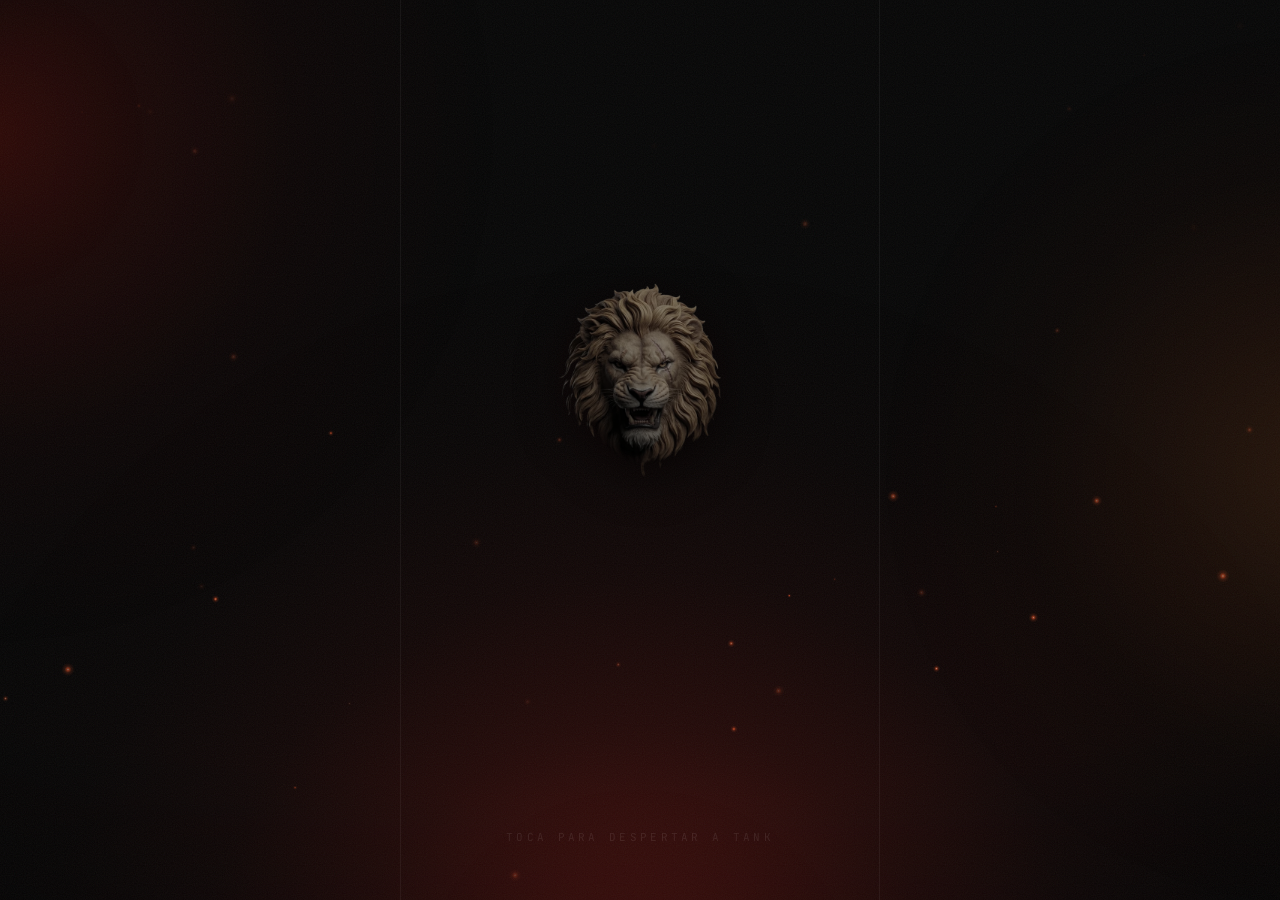
<file: hardmode/index.html>
<!doctype html>
<html lang="es">
<head>
<meta charset="utf-8">
<meta name="viewport" content="width=device-width,initial-scale=1,viewport-fit=cover">
<title>HARDMODE · Disciplina diaria</title>
<meta name="description" content="HARDMODE: disciplina diaria para cumplir cada día. Misiones, regla del 40 %, espejo de la verdad, ranking y TANK, tu león que no te deja rendirte.">
<meta name="theme-color" content="#070707">
<meta name="apple-mobile-web-app-capable" content="yes">
<meta name="apple-mobile-web-app-status-bar-style" content="black-translucent">
<meta name="apple-mobile-web-app-title" content="HARDMODE">
<meta property="og:title" content="HARDMODE · Disciplina diaria">
<meta property="og:description" content="La motivación se va. La disciplina se queda.">
<link rel="icon" href="img/icon-192.png" type="image/png">
<link rel="apple-touch-icon" href="img/apple-touch-icon.png">
<link rel="manifest" href="manifest.webmanifest">
<link rel="preconnect" href="https://fonts.googleapis.com">
<link rel="preconnect" href="https://fonts.gstatic.com" crossorigin>
<link href="https://fonts.googleapis.com/css2?family=Anton&family=Inter:wght@400;500;600;700;800;900&family=JetBrains+Mono:wght@500;700&display=swap" rel="stylesheet" media="print" onload="this.media='all'">
<link rel="preload" as="image" href="img/tank.webp">
<link rel="stylesheet" href="css/app.css?v=12">
</head>
<body>
<div id="bg"><div class="par"><i class="b1"></i><i class="b2"></i><i class="b3"></i></div><canvas id="embers" aria-hidden="true"></canvas></div>
<div id="grain"></div>
<main id="app"></main>
<div id="boot-fail" style="display:none;position:fixed;inset:0;z-index:99;align-items:center;justify-content:center;flex-direction:column;text-align:center;padding:24px;font-family:-apple-system,Arial,sans-serif;color:#f5f3ef;background:#070707">
  <b style="font-size:20px">No se ha podido cargar HARDMODE</b>
  <p id="boot-msg" style="color:rgba(245,243,239,.6);font-size:14px;max-width:320px"></p>
  <button onclick="location.reload()" style="margin-top:12px;background:#FF2A1F;color:#fff;border:0;border-radius:6px;padding:14px 22px;font-weight:800;font-size:15px">Reintentar</button>
</div>
<script>
/* Red de seguridad: si algo falla al arrancar, se ve un aviso en vez de una pantalla negra */
(function(){var shown=false;function fail(m){if(shown)return;shown=true;var d=document.getElementById('boot-fail');document.getElementById('boot-msg').textContent=m||'Revisa la conexión y vuelve a intentarlo.';d.style.display='flex';}
window.addEventListener('error',function(e){if(!document.querySelector('#app *'))fail('Error: '+(e.message||'desconocido'));});
setTimeout(function(){if(!document.querySelector('#app *'))fail();},8000);})();
</script>
<noscript><p style="padding:40px;text-align:center">HARDMODE necesita JavaScript para funcionar.</p></noscript>
<script src="js/config.js?v=12"></script>
<script src="js/data.js?v=12"></script>
<script src="js/core.js?v=12"></script>
<script src="js/cloud.js?v=12"></script>
<script src="js/rank.js?v=12"></script>
<script src="js/fx.js?v=12"></script>
<script src="js/mascot.js?v=12"></script>
<script src="js/raya.js?v=12"></script>
<script src="js/onboarding.js?v=12"></script>
<script src="js/diario.js?v=12"></script>
<script src="js/mas.js?v=12"></script>
<script src="js/app.js?v=12"></script>
<script>
/* Anuncios: AdSense solo se carga si está activado en js/config.js */
(function(){var A=window.HM_CONFIG.ADS;if(A&&A.enabled&&A.client){var s=document.createElement('script');s.async=true;s.crossOrigin='anonymous';s.src='https://pagead2.googlesyndication.com/pagead/js/adsbygoogle.js?client='+encodeURIComponent(A.client);document.head.appendChild(s);}})();
</script>
</body>
</html>
</file>
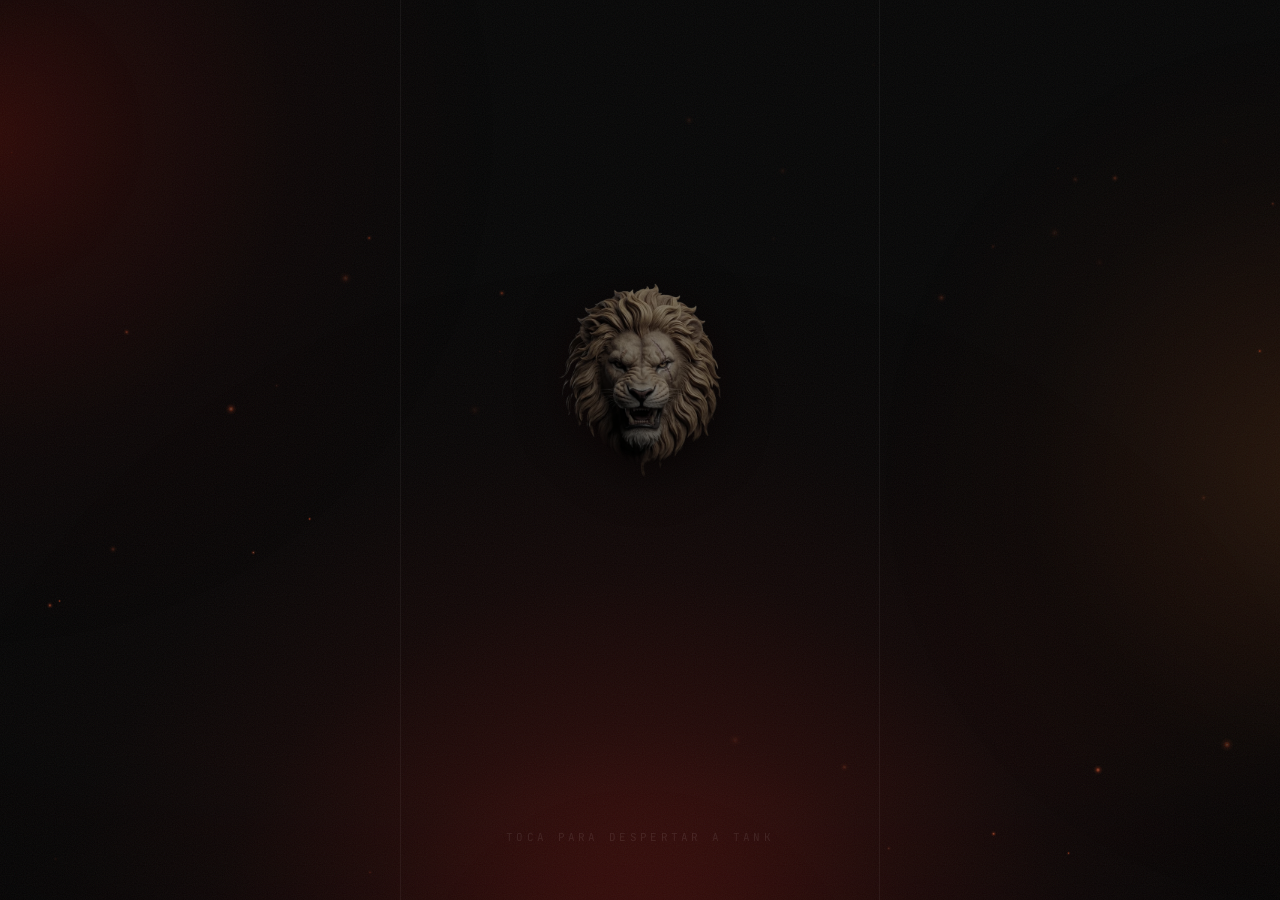
<file: stoa/index.html>
<!doctype html>
<html lang="es"><head><meta charset="utf-8"><meta name="viewport" content="width=device-width,initial-scale=1">
<title>HARDMODE</title><meta http-equiv="refresh" content="0; url=../hardmode/">
<link rel="canonical" href="../hardmode/"><style>body{background:#000;color:#fff;font-family:sans-serif;display:grid;place-items:center;height:100vh;margin:0}</style></head>
<body><a href="../hardmode/" style="color:#ff2a1f">Abrir HARDMODE</a><script>location.replace('../hardmode/')</script></body></html>
</file>
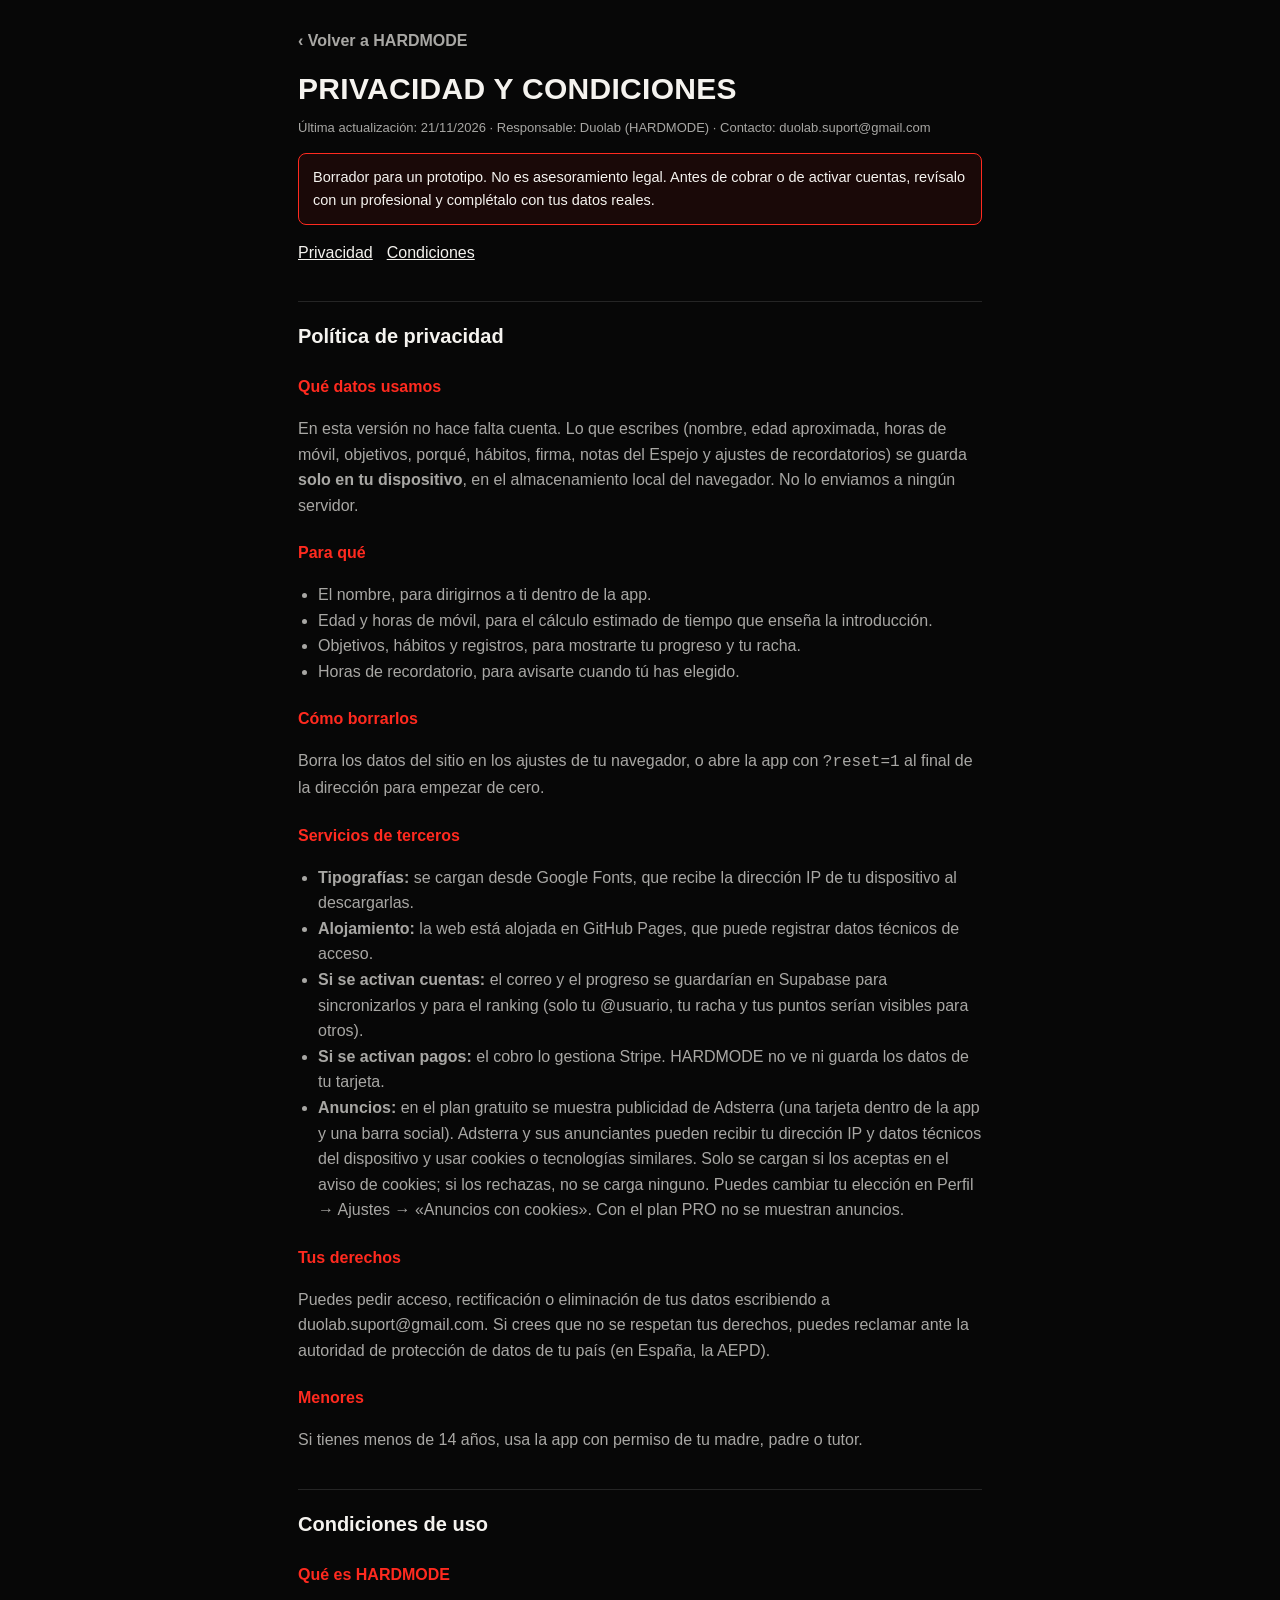
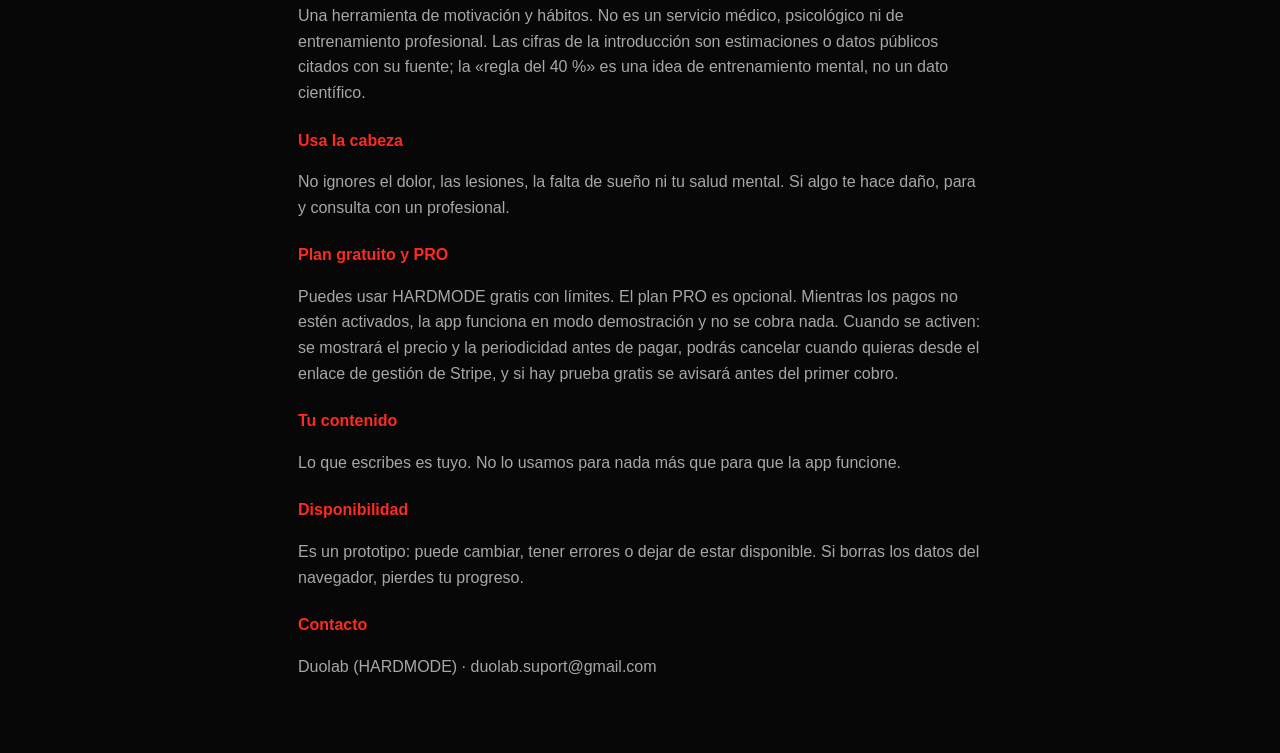
<file: hardmode/legal.html>
<!doctype html>
<html lang="es">
<head>
<meta charset="utf-8">
<meta name="viewport" content="width=device-width,initial-scale=1">
<title>HARDMODE · Privacidad y condiciones</title>
<meta name="theme-color" content="#070707">
<link rel="icon" href="img/icon-192.png" type="image/png">
<style>
  :root{--bg:#070707;--ink:#f5f3ef;--mut:rgba(245,243,239,.68);--red:#FF2A1F;--line:rgba(255,255,255,.12)}
  *{box-sizing:border-box}
  body{margin:0;background:var(--bg);color:var(--ink);font:16px/1.6 Inter,-apple-system,"Segoe UI",Roboto,Arial,sans-serif}
  main{max-width:720px;margin:0 auto;padding:28px 18px 60px}
  a{color:var(--ink)}
  .back{display:inline-block;font-weight:700;text-decoration:none;color:var(--mut);margin-bottom:18px}
  h1{font-size:30px;line-height:1.1;margin:0 0 6px;text-transform:uppercase;letter-spacing:.01em}
  h2{font-size:20px;margin:36px 0 8px;padding-top:18px;border-top:1px solid var(--line)}
  h3{font-size:16px;margin:22px 0 4px;color:var(--red)}
  p,li{color:var(--mut)}
  ul{padding-left:20px}
  .note{border:1px solid var(--red);border-radius:8px;padding:12px 14px;color:var(--ink);background:rgba(255,42,31,.08);font-size:14.5px}
  .meta{font-size:13px;color:var(--mut)}
  nav a{margin-right:14px}
</style>
</head>
<body>
<main>
  <a class="back" href="./">‹ Volver a HARDMODE</a>
  <h1>Privacidad y condiciones</h1>
  <p class="meta">Última actualización: <span data-k="updated"></span> · Responsable: <span data-k="owner"></span> · Contacto: <span data-k="contact"></span></p>
  <p class="note">Borrador para un prototipo. No es asesoramiento legal. Antes de cobrar o de activar cuentas, revísalo con un profesional y complétalo con tus datos reales.</p>
  <nav><a href="#privacidad">Privacidad</a><a href="#condiciones">Condiciones</a></nav>

  <h2 id="privacidad">Política de privacidad</h2>
  <h3>Qué datos usamos</h3>
  <p>En esta versión no hace falta cuenta. Lo que escribes (nombre, edad aproximada, horas de móvil, objetivos, porqué, hábitos, firma, notas del Espejo y ajustes de recordatorios) se guarda <b>solo en tu dispositivo</b>, en el almacenamiento local del navegador. No lo enviamos a ningún servidor.</p>
  <h3>Para qué</h3>
  <ul>
    <li>El nombre, para dirigirnos a ti dentro de la app.</li>
    <li>Edad y horas de móvil, para el cálculo estimado de tiempo que enseña la introducción.</li>
    <li>Objetivos, hábitos y registros, para mostrarte tu progreso y tu racha.</li>
    <li>Horas de recordatorio, para avisarte cuando tú has elegido.</li>
  </ul>
  <h3>Cómo borrarlos</h3>
  <p>Borra los datos del sitio en los ajustes de tu navegador, o abre la app con <code>?reset=1</code> al final de la dirección para empezar de cero.</p>
  <h3>Servicios de terceros</h3>
  <ul>
    <li><b>Tipografías:</b> se cargan desde Google Fonts, que recibe la dirección IP de tu dispositivo al descargarlas.</li>
    <li><b>Alojamiento:</b> la web está alojada en GitHub Pages, que puede registrar datos técnicos de acceso.</li>
    <li><b>Si se activan cuentas:</b> el correo y el progreso se guardarían en Supabase para sincronizarlos y para el ranking (solo tu @usuario, tu racha y tus puntos serían visibles para otros).</li>
    <li><b>Si se activan pagos:</b> el cobro lo gestiona Stripe. HARDMODE no ve ni guarda los datos de tu tarjeta.</li>
    <li><b>Anuncios:</b> en el plan gratuito se muestra publicidad de Adsterra (una tarjeta dentro de la app y una barra social). Adsterra y sus anunciantes pueden recibir tu dirección IP y datos técnicos del dispositivo y usar cookies o tecnologías similares. Solo se cargan si los aceptas en el aviso de cookies; si los rechazas, no se carga ninguno. Puedes cambiar tu elección en Perfil → Ajustes → «Anuncios con cookies». Con el plan PRO no se muestran anuncios.</li>
  </ul>
  <h3>Tus derechos</h3>
  <p>Puedes pedir acceso, rectificación o eliminación de tus datos escribiendo a <span data-k="contact"></span>. Si crees que no se respetan tus derechos, puedes reclamar ante la autoridad de protección de datos de tu país (en España, la AEPD).</p>
  <h3>Menores</h3>
  <p>Si tienes menos de 14 años, usa la app con permiso de tu madre, padre o tutor.</p>

  <h2 id="condiciones">Condiciones de uso</h2>
  <h3>Qué es HARDMODE</h3>
  <p>Una herramienta de motivación y hábitos. No es un servicio médico, psicológico ni de entrenamiento profesional. Las cifras de la introducción son estimaciones o datos públicos citados con su fuente; la «regla del 40 %» es una idea de entrenamiento mental, no un dato científico.</p>
  <h3>Usa la cabeza</h3>
  <p>No ignores el dolor, las lesiones, la falta de sueño ni tu salud mental. Si algo te hace daño, para y consulta con un profesional.</p>
  <h3>Plan gratuito y PRO</h3>
  <p>Puedes usar HARDMODE gratis con límites. El plan PRO es opcional. Mientras los pagos no estén activados, la app funciona en modo demostración y no se cobra nada. Cuando se activen: se mostrará el precio y la periodicidad antes de pagar, podrás cancelar cuando quieras desde el enlace de gestión de Stripe, y si hay prueba gratis se avisará antes del primer cobro.</p>
  <h3>Tu contenido</h3>
  <p>Lo que escribes es tuyo. No lo usamos para nada más que para que la app funcione.</p>
  <h3>Disponibilidad</h3>
  <p>Es un prototipo: puede cambiar, tener errores o dejar de estar disponible. Si borras los datos del navegador, pierdes tu progreso.</p>
  <h3>Contacto</h3>
  <p><span data-k="owner"></span> · <span data-k="contact"></span></p>
</main>
<script src="js/config.js?v=12"></script>
<script>
  (function(){var L=(window.HM_CONFIG&&HM_CONFIG.LEGAL)||{};document.querySelectorAll('[data-k]').forEach(function(e){e.textContent=L[e.getAttribute('data-k')]||'—';});})();
</script>
</body>
</html>
</file>
<file: hardmode/css/app.css>
:root{
  --bg:#070707; --ink:#f5f3ef; --mut:rgba(245,243,239,.64); --dim:rgba(245,243,239,.38);
  --card:#101010; --card2:#171717; --line:rgba(255,255,255,.09); --line2:rgba(255,255,255,.16);
  --red:#FF2A1F; --red2:#ff5a3d; --yel:#FFD60A; --green:#2BE07A; --blue:#7cc4ff;
  --gold:var(--red); --gold2:var(--red2);
  --r:8px; --st:env(safe-area-inset-top,0px); --sb:env(safe-area-inset-bottom,0px);
  --spring:cubic-bezier(.34,1.56,.64,1); --ease:cubic-bezier(.22,1,.36,1);
  --disp:'Anton','Impact','Arial Narrow Bold',sans-serif; --mono:'JetBrains Mono',ui-monospace,Menlo,monospace;
  --sans:'Inter',-apple-system,'SF Pro Text','Helvetica Neue',Arial,sans-serif; --serif:var(--sans); --roman:var(--disp);
  color-scheme:dark;
}
*{box-sizing:border-box;-webkit-tap-highlight-color:transparent}
html,body{margin:0;height:100%;background:var(--bg);color:var(--ink);font-family:var(--sans);-webkit-font-smoothing:antialiased;overscroll-behavior:none}
body{overflow:hidden}
button{font:inherit;color:inherit;border:0;background:none;cursor:pointer}
input,textarea{font:inherit;color:var(--ink)}
h1,h2,h3{margin:0}
.hide{display:none!important}
::selection{background:var(--red);color:#fff}

/* ---------- Fondo: negro limpio con una brasa roja que respira muy despacio ---------- */
#bg{position:fixed;inset:0;z-index:0;background:#060606;overflow:hidden;transition:background .8s}
#bg::before{content:"";position:absolute;width:140vmax;height:140vmax;left:50%;top:115%;transform:translate(-50%,-50%);border-radius:50%;background:radial-gradient(circle,rgba(255,42,31,.20) 0%,rgba(255,42,31,.06) 35%,transparent 62%);animation:ember 9s ease-in-out infinite;transition:background .8s}
#bg::after{content:"";position:absolute;inset:0;background:radial-gradient(ellipse 120% 90% at 50% 40%,transparent 55%,rgba(0,0,0,.75))}
#bg i{display:none}
@keyframes ember{0%,100%{transform:translate(-50%,-50%) scale(1);opacity:.85}50%{transform:translate(-50%,-50%) scale(1.08);opacity:1}}
body.alert #bg{background:#0d0202}
body.alert #bg::before{top:40%;background:radial-gradient(circle,rgba(255,42,31,.26) 0%,rgba(255,42,31,.08) 35%,transparent 62%)}
body.good #bg::before{background:radial-gradient(circle,rgba(43,224,122,.18) 0%,rgba(43,224,122,.05) 35%,transparent 62%)}
body.hazard #bg::before{background:radial-gradient(circle,rgba(255,214,10,.14) 0%,rgba(255,214,10,.04) 35%,transparent 62%)}
#grain{position:fixed;inset:-50%;z-index:1;pointer-events:none;opacity:.05;background-image:url("data:image/svg+xml,%3Csvg xmlns='http://www.w3.org/2000/svg' width='160' height='160'%3E%3Cfilter id='n'%3E%3CfeTurbulence type='fractalNoise' baseFrequency='.9' numOctaves='2' stitchTiles='stitch'/%3E%3C/filter%3E%3Crect width='100%25' height='100%25' filter='url(%23n)'/%3E%3C/svg%3E")}

/* Cinta de peligro */
.tape{position:absolute;left:-10%;right:-10%;height:30px;background:repeating-linear-gradient(-45deg,var(--yel) 0 18px,#0a0a0a 18px 36px);transform:rotate(-4deg);box-shadow:0 6px 20px rgba(0,0,0,.6);display:flex;align-items:center;overflow:hidden}
.tape span{font-family:var(--disp);color:#0a0a0a;background:var(--yel);padding:0 10px;font-size:16px;letter-spacing:.08em;white-space:nowrap;margin-left:30%}
.tape.red{background:repeating-linear-gradient(-45deg,var(--red) 0 18px,#0a0a0a 18px 36px)}
.tape.run{animation:tape 1.2s linear infinite}
@keyframes tape{to{background-position:51px 0}}

/* ---------- Pantallas ---------- */
#app{position:relative;z-index:2;height:100%;max-width:480px;margin:0 auto}
.scr{position:absolute;inset:0;display:flex;flex-direction:column;align-items:center;justify-content:center;text-align:center;padding:calc(var(--st) + 28px) 22px calc(var(--sb) + 110px);animation:in .5s var(--ease) both;overflow-y:auto;scrollbar-width:none}
.scr::-webkit-scrollbar{display:none}
@keyframes in{from{opacity:0;transform:translateY(16px) skewY(1deg)}to{opacity:1;transform:none}}
.scr.out{animation:out .28s var(--ease) both}
@keyframes out{to{opacity:0;transform:translateY(-12px) scale(.98)}}
.scr.top{justify-content:flex-start;padding-top:calc(var(--st) + 54px)}

/* Logo */
.logo{position:relative;display:grid;place-items:center;animation:slam .7s cubic-bezier(.2,1.6,.4,1) both}
.logo svg{width:84px;height:84px}
@keyframes slam{0%{opacity:0;transform:scale(2.6)}60%{opacity:1;transform:scale(.94)}100%{transform:none}}
.brand{margin-top:20px;font-family:var(--disp);font-size:52px;letter-spacing:.02em;line-height:.9;position:relative;opacity:0;animation:in .6s .45s var(--ease) both}
.brand b{color:var(--red)}
.brand-sub{margin-top:12px;font-family:var(--mono);font-size:11px;letter-spacing:.32em;text-transform:uppercase;color:var(--dim);opacity:0;animation:in .6s .8s var(--ease) both}
.flash{position:fixed;inset:0;background:#fff;z-index:30;pointer-events:none;animation:flash .5s ease-out forwards}
@keyframes flash{from{opacity:.85}to{opacity:0}}

/* Glitch */
.glitch{position:relative;display:inline-block}
.glitch::before,.glitch::after{content:attr(data-t);position:absolute;inset:0;pointer-events:none}
.glitch::before{color:#00e5ff;transform:translate(-2px,0);mix-blend-mode:screen;clip-path:inset(0 0 55% 0);animation:gl1 2.6s infinite steps(1)}
.glitch::after{color:var(--red);transform:translate(2px,0);mix-blend-mode:screen;clip-path:inset(50% 0 0 0);animation:gl2 2.2s infinite steps(1)}
@keyframes gl1{0%,92%{opacity:0}93%{opacity:1;transform:translate(-4px,-1px)}96%{transform:translate(3px,1px)}100%{opacity:0}}
@keyframes gl2{0%,88%{opacity:0}89%{opacity:1;transform:translate(4px,1px)}93%{transform:translate(-3px,0)}100%{opacity:0}}

/* Texto */
.kick{font-family:var(--mono);font-size:11px;letter-spacing:.26em;text-transform:uppercase;color:var(--red);font-weight:700;margin-bottom:14px;display:inline-flex;align-items:center;gap:8px}
.kick::before{content:"";width:8px;height:8px;background:currentColor;animation:blinkc 1s steps(1) infinite}
.good .kick,.kick.g{color:var(--green)}
.big{font-family:var(--disp);font-size:clamp(30px,9vw,46px);line-height:1;letter-spacing:.005em;text-transform:uppercase;max-width:min(420px,100%);font-weight:400;overflow-wrap:break-word}
.big.md{font-size:clamp(26px,7.6vw,38px)}
.big em{font-style:normal;color:var(--red)}
.good .big em{color:var(--green)}
.p{color:var(--mut);font-size:16px;line-height:1.5;max-width:340px;margin-top:14px}
.type{min-height:3em}
.type .caret{display:inline-block;width:.45em;height:.8em;background:var(--red);vertical-align:-.02em;margin-left:4px;animation:blinkc .7s steps(1) infinite}
@keyframes blinkc{50%{opacity:0}}
.hero{font-family:var(--disp);font-size:clamp(64px,24vw,104px);max-width:100%;white-space:nowrap;line-height:.95;letter-spacing:-.01em;font-variant-numeric:tabular-nums}
.alert .hero{color:var(--red);text-shadow:0 0 50px rgba(255,42,31,.45)}
.good .hero{color:var(--green);text-shadow:0 0 50px rgba(43,224,122,.4)}
.hero small{font-size:.3em;margin-left:8px;letter-spacing:.02em}

/* Botones */
.foot{position:fixed;left:50%;transform:translateX(-50%);width:calc(100% - 44px);max-width:436px;bottom:calc(var(--sb) + 24px);display:flex;flex-direction:column;gap:8px;align-items:center;z-index:5}
.cta{position:relative;width:100%;height:60px;border-radius:6px;background:var(--red);color:#fff;font-family:var(--disp);font-size:22px;letter-spacing:.06em;text-transform:uppercase;transition:transform .15s,opacity .4s,filter .2s;box-shadow:0 0 0 1px rgba(255,255,255,.08) inset,0 14px 40px rgba(255,42,31,.35);clip-path:polygon(0 0,100% 0,100% 72%,96% 100%,0 100%);overflow:hidden}
.cta::after{content:"";position:absolute;top:0;bottom:0;width:40%;left:-60%;background:linear-gradient(100deg,transparent,rgba(255,255,255,.35),transparent);animation:sheen 2.8s 1s infinite}
@keyframes sheen{0%{left:-60%}35%,100%{left:130%}}
.cta:active{transform:scale(.97)}
.cta:disabled{opacity:.3;filter:grayscale(1)}
.cta:disabled::after{display:none}
.cta.white{background:#f5f3ef;color:#0a0a0a;box-shadow:0 14px 40px rgba(0,0,0,.5)}
.cta.green{background:var(--green);color:#03140a;box-shadow:0 14px 40px rgba(43,224,122,.3)}
.cta.yel{background:var(--yel);color:#0a0a0a;box-shadow:0 14px 40px rgba(255,214,10,.25)}
.cta.gold{background:var(--red)}
.cta.ghost{background:transparent;color:var(--dim);box-shadow:none;height:36px;font-family:var(--sans);font-size:13px;letter-spacing:0;text-transform:none;font-weight:600;clip-path:none}
.cta.ghost::after{display:none}
.reveal{opacity:0;transform:translateY(10px);pointer-events:none;transition:opacity .45s var(--ease),transform .45s var(--ease)}
.reveal.show{opacity:1;transform:none;pointer-events:auto}

/* La raya (canvas, js/raya.js) */
.raya{width:112%;height:150px;margin:30px 0 8px;transform:rotate(-6deg);filter:drop-shadow(0 30px 40px rgba(0,0,0,.6))}
.raya canvas{width:100%;height:100%;display:block}
.line{position:relative;width:120%;height:60px;margin:34px 0 10px;transform:rotate(-8deg);display:flex;align-items:center;justify-content:center}
.line b{display:block;flex:none;border-radius:50%;background:#fff;transform:scale(0);transition:transform .35s var(--spring);box-shadow:0 0 8px rgba(255,255,255,.5)}
.line.go b{transform:scale(1)}
.line::after{content:"";position:absolute;left:0;right:0;top:50%;height:1px;background:linear-gradient(90deg,transparent,rgba(255,255,255,.3),transparent);transform:scaleX(0);transform-origin:left;transition:transform 1.6s var(--ease)}
.line.go::after{transform:scaleX(1)}

/* Tragaperras */
.slot{display:flex;gap:8px;margin:30px 0 6px;padding:10px;border:1px solid var(--line2);border-radius:10px;background:#0c0c0c}
.slot div{width:82px;height:104px;border-radius:6px;background:linear-gradient(180deg,#050505,#1a1a1a 50%,#050505);display:grid;place-items:center;font-size:46px}
.slot div.stop{animation:thunk .35s var(--spring)}
@keyframes thunk{0%{transform:translateY(-8px)}100%{transform:none}}

/* Campos */
.field{width:100%;max-width:380px;margin-top:22px;background:#0d0d0d;border:1px solid var(--line2);border-radius:6px;padding:17px 16px;font-size:19px;font-weight:700;text-align:center;outline:none;transition:border-color .2s,box-shadow .2s}
.field:focus{border-color:var(--red);box-shadow:0 0 0 3px rgba(255,42,31,.18)}
.field.l{text-align:left;font-size:16px;font-weight:600}
.fields{width:100%;max-width:380px;display:flex;flex-direction:column;gap:10px;margin-top:20px}
.fields .field{margin:0}
.fnum{display:flex;align-items:center;gap:10px}
.fnum b{font-family:var(--disp);font-size:28px;color:var(--red);width:28px;flex:none}
.err{color:var(--red);font-size:14px;font-weight:600;min-height:20px;margin-top:10px}
.range{width:100%;max-width:340px;margin-top:30px;-webkit-appearance:none;appearance:none;height:6px;border-radius:0;background:linear-gradient(90deg,var(--red) var(--v,40%),#222 var(--v,40%));outline:none}
.range::-webkit-slider-thumb{-webkit-appearance:none;width:30px;height:30px;background:#fff;clip-path:polygon(50% 0,100% 50%,50% 100%,0 50%);cursor:grab}
.range::-moz-range-thumb{width:30px;height:30px;background:#fff;border:0}
.chips{display:flex;flex-wrap:wrap;justify-content:center;gap:8px;max-width:390px;margin-top:24px}
.chip{padding:12px 14px;border-radius:6px;background:#0f0f0f;border:1px solid var(--line2);font-weight:700;font-size:14.5px;transition:all .2s var(--spring)}
.chip.on{background:var(--red);border-color:var(--red);color:#fff;transform:scale(1.04) rotate(-1deg)}

/* Cargador */
.ring{width:160px;height:160px;position:relative;margin:10px auto 26px}
.ring svg{width:100%;height:100%;transform:rotate(-90deg)}
.ring circle{fill:none;stroke-width:6}
.ring .bgc{stroke:#1d1d1d;stroke-dasharray:3 5}
.ring .fg{stroke:var(--red);transition:stroke-dashoffset .2s linear;filter:drop-shadow(0 0 8px var(--red))}
.ring span{position:absolute;inset:0;display:grid;place-items:center;font-family:var(--disp);font-size:42px}
.steps{list-style:none;padding:0;margin:0;text-align:left;font-family:var(--mono);font-size:13px;color:var(--dim)}
.steps li{padding:5px 0;transition:color .3s}
.steps li::before{content:"[ ] "}
.steps li.ok{color:var(--ink)} .steps li.ok::before{content:"[✓] ";color:var(--green)}

/* Firma */
.sigpad{position:relative;width:100%;max-width:400px;height:200px;margin-top:22px;background:#f2efe8;border-radius:6px;overflow:hidden;box-shadow:0 20px 50px rgba(0,0,0,.6)}
.sigpad canvas{position:absolute;inset:0;width:100%;height:100%;touch-action:none;cursor:crosshair}
.sigpad .base{position:absolute;left:22px;right:22px;bottom:46px;border-bottom:1.5px dashed #9b958a;pointer-events:none}
.sigpad .x{position:absolute;left:18px;bottom:50px;font-family:var(--disp);color:#9b958a;font-size:22px;pointer-events:none}
.sigpad .hint{position:absolute;left:0;right:0;bottom:14px;text-align:center;color:#8d877c;font-size:12px;font-family:var(--mono);letter-spacing:.12em;text-transform:uppercase;pointer-events:none}
.sigpad .clr{position:absolute;top:8px;right:10px;color:#6c665c;font-size:12px;font-weight:700;padding:6px 8px}
.contract{width:100%;max-width:400px;text-align:left;background:#0d0d0d;border:1px solid var(--line2);border-radius:6px;padding:16px 16px 12px;font-size:14.5px;line-height:1.5;color:var(--mut);position:relative}
.contract b{color:var(--ink)}
.contract ol{margin:8px 0 0;padding-left:20px}
.contract li{margin-bottom:4px}
.contract::before{content:"CONTRATO";position:absolute;top:-9px;left:12px;background:var(--bg);padding:0 6px;font-family:var(--mono);font-size:10px;letter-spacing:.24em;color:var(--red);font-weight:700}

/* Sostener */
.hold{position:relative;width:140px;height:140px;border-radius:50%;background:#0f0f0f;border:2px solid var(--line2);color:var(--ink);display:grid;place-items:center;font-family:var(--disp);font-size:20px;letter-spacing:.06em;margin:34px auto 0;transition:transform .4s var(--spring),background .3s;user-select:none;-webkit-user-select:none;touch-action:none}
.hold svg{position:absolute;inset:-12px;width:164px;height:164px;transform:rotate(-90deg)}
.hold svg circle{fill:none;stroke:var(--red);stroke-width:6;filter:drop-shadow(0 0 8px var(--red))}
.hold.on{transform:scale(1.07);background:#1a0605}
.hold.done{background:var(--red);border-color:var(--red);transform:scale(1.1);color:#fff}

/* Carta */
.letter{width:100%;max-width:390px;text-align:left;background:#0d0d0d;border:1px solid var(--line2);border-left:4px solid var(--red);border-radius:4px;padding:22px 20px 18px;font-family:var(--mono);font-size:14px;line-height:1.6;color:#ddd;min-height:330px;position:relative}
.letter .sigimg{display:block;height:64px;margin-top:10px;filter:invert(1) brightness(1.6);opacity:0;transition:opacity .8s}
.letter .sigimg.on{opacity:1}
.letter .seal{position:absolute;right:16px;bottom:16px;padding:6px 10px;border:2px solid var(--red);color:var(--red);font-family:var(--disp);font-size:18px;letter-spacing:.1em;transform:rotate(-12deg) scale(2.2);opacity:0;transition:all .35s var(--spring)}
.letter .seal.on{opacity:1;transform:rotate(-12deg)}

/* Barras */
.cmp{display:flex;gap:20px;justify-content:center;margin-top:26px}
.cmp .col{text-align:center}
.cmp .bars{display:flex;align-items:flex-end;gap:6px;height:150px;padding:12px;border-radius:6px;background:#0d0d0d;border:1px solid var(--line2)}
.cmp .bars i{width:18px;height:0;transition:height .6s var(--spring)}
.cmp .no i{background:#3a3a3a} .cmp .yes i{background:var(--red)}
.cmp small{display:block;margin-top:8px;color:var(--mut);font-family:var(--mono);font-size:11px;letter-spacing:.12em;text-transform:uppercase}

/* Listas tipo HUD */
.rev{background:#0d0d0d;border:1px solid var(--line2);border-radius:6px;padding:14px 16px;text-align:left;max-width:380px;margin:8px auto 0;font-size:14px;line-height:1.45;color:var(--mut)}
.rev b{color:var(--ink);display:block;margin-bottom:3px;font-size:15px}

/* Partículas */
.burst{position:fixed;left:50%;top:45%;width:0;height:0;pointer-events:none;z-index:60}
.burst i{position:absolute;width:7px;height:14px;animation:fly 1.3s var(--ease) forwards}
@keyframes fly{0%{transform:translate(0,0) rotate(0);opacity:1}100%{transform:translate(var(--x),var(--y)) rotate(var(--r));opacity:0}}
.shake-scr{animation:sscr .4s}
@keyframes sscr{20%,60%{transform:translateX(-6px)}40%,80%{transform:translateX(6px)}}

/* ---------- Mascota ---------- */
.mascot{position:relative;width:var(--m-size);display:inline-block;cursor:pointer}
.mascot .m-wrap{width:100%;aspect-ratio:240/262;animation:breathe 3.6s ease-in-out infinite;transform-origin:50% 100%}
.mascot .m-svg,.mascot .m-img{width:100%;height:100%;display:block;object-fit:contain}
.mascot .m-head{transform-origin:120px 180px;transform:rotate(var(--tilt,0deg));transition:transform .5s var(--ease)}
.mascot .m-pupil{transform:translate(var(--lx,0),var(--ly,0));transition:transform .25s var(--ease)}
.mascot.blink .m-eyes{transform:scaleY(.08);transform-origin:center;transform-box:fill-box}
.mascot .m-eyes{transition:transform .07s}
.mascot .m-zz{animation:zz 2.4s ease-in-out infinite}
.mascot .m-sweat{animation:sweat 1.6s ease-in infinite}
@keyframes breathe{0%,100%{transform:translateY(0) scaleY(1)}50%{transform:translateY(-2px) scaleY(1.015)}}
@keyframes zz{0%,100%{opacity:.2;transform:translateY(0)}50%{opacity:1;transform:translateY(-5px)}}
@keyframes sweat{0%{transform:translateY(0);opacity:1}100%{transform:translateY(14px);opacity:0}}
.mascot.jump .m-wrap{animation:jump .65s var(--spring)}
@keyframes jump{0%{transform:translateY(0) scale(1)}30%{transform:translateY(-22px) scale(1.05,.95)}60%{transform:translateY(0) scale(.96,1.04)}100%{transform:none}}
.mascot.shake .m-wrap{animation:shk .45s}
@keyframes shk{20%,60%{transform:translateX(-6px) rotate(-3deg)}40%,80%{transform:translateX(6px) rotate(3deg)}}
.m-bubble{position:absolute;left:50%;bottom:calc(100% - 4px);transform:translate(-50%,8px) scale(.9);background:#f5f3ef;color:#0a0a0a;padding:9px 13px;border-radius:4px;font-size:13.5px;font-weight:800;line-height:1.3;width:max-content;max-width:220px;text-align:center;opacity:0;pointer-events:none;transition:all .3s var(--spring);box-shadow:4px 4px 0 var(--red);z-index:3;text-transform:none}
.m-bubble::after{content:"";position:absolute;left:50%;top:100%;border:7px solid transparent;border-top-color:#f5f3ef;transform:translateX(-50%)}
.m-bubble.on{opacity:1;transform:translate(-50%,0) scale(1)}

/* ---------- App principal ---------- */
.main{position:absolute;inset:0;overflow-y:auto;-webkit-overflow-scrolling:touch;padding:calc(var(--st) + 12px) 16px calc(var(--sb) + 110px);text-align:left;display:block;justify-content:flex-start;align-items:stretch}
.view{display:none}
.view.on{display:block;animation:in .4s var(--ease) both}
.top{display:flex;align-items:center;justify-content:space-between;margin:4px 2px 14px}
.top .mark{font-family:var(--disp);font-size:24px;letter-spacing:.02em}
.top .mark b{color:var(--red)}
.row{display:flex;gap:6px;flex-wrap:wrap;align-items:center}
.pill{display:inline-flex;align-items:center;gap:5px;padding:6px 10px;border-radius:4px;background:#111;border:1px solid var(--line2);font-family:var(--mono);font-weight:700;font-size:12.5px;font-variant-numeric:tabular-nums}
.pill.fire{color:var(--yel);border-color:rgba(255,214,10,.3)}
.pill.pro{background:var(--red);border-color:var(--red);color:#fff}
.h1{font-family:var(--disp);font-size:40px;line-height:.95;text-transform:uppercase;letter-spacing:.005em}
.h1 em{font-style:normal;color:var(--red)}
.sub{color:var(--mut);font-size:14px;margin-top:6px;line-height:1.4}
.sec{font-family:var(--mono);font-size:11px;letter-spacing:.22em;text-transform:uppercase;color:var(--dim);font-weight:700;margin:26px 2px 10px;display:flex;justify-content:space-between;align-items:center;gap:8px}
.sec::before{content:"//";color:var(--red);margin-right:-2px}
.sec>span:first-child{flex:1}
.sec button{letter-spacing:.06em;color:var(--red);font-size:12px;font-weight:700;font-family:var(--mono)}
.card{background:var(--card);border:1px solid var(--line);border-radius:var(--r);padding:16px;position:relative}
.card::before,.card::after{content:"";position:absolute;width:10px;height:10px;border:solid var(--line2);pointer-events:none}
.card::before{top:-1px;left:-1px;border-width:2px 0 0 2px}
.card::after{bottom:-1px;right:-1px;border-width:0 2px 2px 0}
.card+.card{margin-top:10px}

/* Héroe de Hoy */
.hoy-hero{display:flex;align-items:flex-end;gap:4px;margin-top:2px;padding:14px 10px 0 14px;border-radius:var(--r);background:linear-gradient(135deg,#1a0705,#0d0d0d 60%);border:1px solid rgba(255,42,31,.25);position:relative;min-height:190px;overflow:visible}
.hoy-hero::after{content:"";position:absolute;left:0;top:0;bottom:0;width:4px;background:var(--red)}
.hoy-hero .txt{flex:1;padding:4px 0 16px}
.hoy-hero .mascot{margin-right:-6px;margin-bottom:-1px}
.hoy-hero .m-bubble{left:auto;right:6px;transform:translate(0,8px) scale(.9);transform-origin:80% 100%;max-width:200px}
.hoy-hero .m-bubble.on{transform:none}
.hoy-hero .m-bubble::after{left:auto;right:50px;transform:none}
.prog{height:10px;background:#1c1c1c;overflow:hidden;margin-top:12px;position:relative}
.prog i{display:block;height:100%;width:0;background:repeating-linear-gradient(-45deg,var(--red) 0 8px,#d91f15 8px 16px);transition:width .8s var(--spring);box-shadow:0 0 14px rgba(255,42,31,.6)}
.stats{display:grid;grid-template-columns:repeat(3,1fr);gap:8px;margin-top:10px}
.stat{background:var(--card);border:1px solid var(--line);border-radius:var(--r);padding:12px 8px;text-align:center}
.stat b{display:block;font-family:var(--disp);font-size:30px;font-weight:400;line-height:1;font-variant-numeric:tabular-nums}
.stat b small{font-size:15px}
.stat span{display:block;margin-top:5px;font-family:var(--mono);font-size:9.5px;color:var(--mut);font-weight:700;letter-spacing:.1em}

/* Hábitos */
.hab{display:flex;align-items:center;gap:12px;padding:13px 14px;border-radius:var(--r);background:var(--card);border:1px solid var(--line);margin-bottom:8px;transition:background .25s,border-color .25s,transform .15s;user-select:none;position:relative;overflow:hidden}
.hab:active{transform:scale(.985)}
.hab .em{width:40px;height:40px;border-radius:6px;background:#191919;display:grid;place-items:center;font-size:20px;flex:none}
.hab .nm{flex:1;font-weight:700;font-size:15.5px;line-height:1.25}
.hab .ck{width:32px;height:32px;border-radius:4px;border:2px solid rgba(255,255,255,.25);display:grid;place-items:center;flex:none;transition:all .25s var(--spring)}
.hab.done{background:#0b1a11;border-color:rgba(43,224,122,.3)}
.hab.done .nm{color:var(--mut);text-decoration:line-through;text-decoration-color:rgba(255,255,255,.35)}
.hab.done .ck{background:var(--green);border-color:var(--green);transform:scale(1.08) rotate(-4deg)}
.hab .ck svg{width:18px;height:18px;stroke:#03140a;stroke-width:3.4;fill:none;stroke-dasharray:24;stroke-dashoffset:24;transition:stroke-dashoffset .3s .05s var(--ease)}
.hab.done .ck svg{stroke-dashoffset:0}
.hab.lock{opacity:.5}
.week{display:flex;gap:3px;margin-top:5px}
.week i{width:10px;height:5px;background:rgba(255,255,255,.1)}
.week i.y{background:var(--green)} .week i.t{outline:1px solid var(--red)}

/* Código del día */
.flip{perspective:1200px;height:200px;cursor:pointer}
.flip .in{position:relative;width:100%;height:100%;transition:transform .8s var(--spring);transform-style:preserve-3d}
.flip.on .in{transform:rotateY(180deg)}
.flip .f,.flip .b{position:absolute;inset:0;border-radius:var(--r);backface-visibility:hidden;-webkit-backface-visibility:hidden;display:flex;flex-direction:column;align-items:center;justify-content:center;padding:22px;text-align:center;border:1px solid var(--line2);overflow:hidden}
.flip .f{background:repeating-linear-gradient(-45deg,#111 0 14px,#0c0c0c 14px 28px)}
.flip .f .seal2{width:64px;height:64px;border:2px solid var(--red);display:grid;place-items:center;font-family:var(--disp);color:var(--red);font-size:30px;margin-bottom:12px;transform:rotate(45deg);animation:pulse 2s ease-in-out infinite}
.flip .f .seal2 span{transform:rotate(-45deg)}
@keyframes pulse{0%,100%{box-shadow:0 0 0 0 rgba(255,42,31,.45)}50%{box-shadow:0 0 0 12px rgba(255,42,31,0)}}
.flip .f b{font-family:var(--disp);font-size:22px;letter-spacing:.04em;text-transform:uppercase}
.flip .b{background:var(--red);color:#fff;transform:rotateY(180deg)}
.flip .b q{font-family:var(--disp);font-size:30px;line-height:1.02;text-transform:uppercase;quotes:none}
.flip .b small{margin-top:12px;font-family:var(--mono);letter-spacing:.2em;font-size:10px;font-weight:700;opacity:.8}

/* Reto */
.reto{display:flex;gap:14px;align-items:center}
.reto .ic{width:54px;height:54px;border-radius:6px;background:var(--yel);color:#0a0a0a;display:grid;place-items:center;font-size:26px;flex:none}
.reto b{font-family:var(--disp);font-size:22px;font-weight:400;text-transform:uppercase;letter-spacing:.02em}
.reto p{margin:3px 0 0;color:var(--mut);font-size:14px;line-height:1.4}
.btn{display:inline-flex;align-items:center;justify-content:center;gap:6px;height:46px;padding:0 18px;border-radius:6px;background:#f5f3ef;color:#0a0a0a;font-weight:800;font-size:14px;text-transform:uppercase;letter-spacing:.04em;transition:transform .15s,background .25s}
.btn:active{transform:scale(.96)}
.btn.sm{height:36px;padding:0 12px;font-size:12px}
.btn.ghost{background:#1a1a1a;color:var(--ink);border:1px solid var(--line2)}
.btn.red{background:var(--red);color:#fff}
.btn.ok{background:var(--green);color:#03140a}
.btn.w{width:100%;margin-top:12px}

/* Espejo / textos */
.ta{width:100%;min-height:62px;resize:none;background:#090909;border:1px solid var(--line2);border-radius:6px;padding:12px;margin-top:8px;font-size:15px;line-height:1.4;outline:none;transition:border-color .2s}
.ta:focus{border-color:var(--red)}
.lbl{font-weight:800;font-size:14px;margin-top:14px;display:block}
.lbl:first-child{margin-top:0}
.mirror{background:linear-gradient(160deg,#1b1b1b,#0b0b0b);border:1px solid var(--line2);border-radius:var(--r);padding:18px;position:relative;overflow:hidden}
.mirror::before{content:"";position:absolute;inset:0;background:linear-gradient(115deg,transparent 30%,rgba(255,255,255,.06) 45%,transparent 60%);animation:shine 5s infinite}
@keyframes shine{0%{transform:translateX(-100%)}60%,100%{transform:translateX(100%)}}
.note{display:block;background:var(--yel);color:#111;padding:10px 12px;font-weight:800;font-size:14.5px;line-height:1.3;margin-top:8px;transform:rotate(var(--rot,-1deg));box-shadow:0 6px 14px rgba(0,0,0,.4)}
.note small{display:block;font-family:var(--mono);font-size:9.5px;letter-spacing:.16em;opacity:.7;text-transform:uppercase;margin-bottom:2px}
.note.red{background:var(--red);color:#fff}
.note.w{background:#f5f3ef}

/* Frasco */
.jar{position:relative;width:150px;height:180px;margin:4px auto 10px}
.jar svg{width:100%;height:100%}
.jar .cnt{position:absolute;left:0;right:0;top:78px;text-align:center;font-family:var(--disp);font-size:36px}
.jitem{padding:11px 12px;border-left:3px solid var(--yel);background:#0d0d0d;margin-top:6px;font-size:14px;line-height:1.35}
.jitem small{display:block;color:var(--dim);font-family:var(--mono);font-size:10px;margin-top:3px}

/* Anuncios */
.ad{margin-top:14px;border-radius:var(--r);border:1px dashed rgba(255,255,255,.16);padding:12px 14px;display:flex;align-items:center;gap:12px;background:rgba(255,255,255,.015);min-height:72px}
.ad .tag{font-family:var(--mono);font-size:9.5px;letter-spacing:.18em;text-transform:uppercase;color:var(--dim);font-weight:700}
.ad .ph{width:46px;height:46px;border-radius:4px;background:repeating-linear-gradient(45deg,rgba(255,255,255,.04) 0 6px,rgba(255,255,255,.08) 6px 12px);flex:none}
.ad b{display:block;font-size:14px;margin-top:2px}
.ad small{color:var(--dim);font-size:12px}
.ad .rm{margin-left:auto;color:var(--red);font-weight:800;font-size:12px;font-family:var(--mono);white-space:nowrap}

/* Foco y 40 % */
.focus-wrap{display:flex;flex-direction:column;align-items:center;text-align:center;padding-top:4px}
.timer{position:relative;width:272px;height:272px;margin:8px auto 0}
.timer svg.t{position:absolute;inset:0;width:100%;height:100%;transform:rotate(-90deg)}
.timer circle{fill:none;stroke-width:7}
.timer .bgc{stroke:#191919}
.timer .fg{stroke:var(--red);transition:stroke-dashoffset 1s linear;filter:drop-shadow(0 0 8px rgba(255,42,31,.7))}
.timer .ticks line{stroke:rgba(255,255,255,.2);stroke-width:2}
.timer .mid{position:absolute;inset:0;display:flex;flex-direction:column;align-items:center;justify-content:center}
.timer .clock{font-family:var(--disp);font-size:56px;line-height:1;font-variant-numeric:tabular-nums;margin-top:-4px}
.seg{display:inline-flex;background:#0f0f0f;border:1px solid var(--line2);border-radius:6px;padding:3px;margin-top:14px}
.seg button{padding:8px 13px;border-radius:4px;font-family:var(--mono);font-weight:700;font-size:12.5px;color:var(--mut);transition:all .2s}
.seg button.on{background:var(--red);color:#fff}
.forty{position:fixed;inset:0;z-index:45;background:#120201;display:flex;flex-direction:column;align-items:center;justify-content:center;text-align:center;padding:24px;opacity:0;pointer-events:none;transition:opacity .3s}
.forty.on{opacity:1;pointer-events:auto}
.forty .hero{color:var(--red)}

/* Guerra (contenido) */
.feed{display:flex;gap:10px;overflow-x:auto;scroll-snap-type:x mandatory;margin:0 -16px;padding:2px 16px 6px;scrollbar-width:none}
.feed::-webkit-scrollbar{display:none}
.vid{flex:none;width:64%;max-width:240px;aspect-ratio:9/14;border-radius:var(--r);position:relative;overflow:hidden;scroll-snap-align:start;border:1px solid var(--line2);background:linear-gradient(170deg,#2a0806,#0b0b0b 70%);text-align:left;display:flex;flex-direction:column;justify-content:flex-end;padding:14px}
.vid img{position:absolute;inset:0;width:100%;height:100%;object-fit:cover}
.vid::before{content:"";position:absolute;inset:0;background:linear-gradient(180deg,transparent 40%,rgba(0,0,0,.9))}
.vid>*{position:relative}
.vid .play{position:absolute;top:50%;left:50%;width:58px;height:58px;margin:-29px 0 0 -29px;border-radius:50%;background:var(--red);display:grid;place-items:center;box-shadow:0 0 30px rgba(255,42,31,.6)}
.vid .play::after{content:"";border-left:16px solid #fff;border-top:10px solid transparent;border-bottom:10px solid transparent;margin-left:4px}
.vid .tg{font-family:var(--mono);font-size:10px;letter-spacing:.16em;text-transform:uppercase;color:var(--red);font-weight:700}
.vid b{font-family:var(--disp);font-weight:400;font-size:24px;line-height:1;margin-top:4px;display:block;text-transform:uppercase}
.vid small{color:var(--mut);font-size:12px;margin-top:6px;display:block;font-family:var(--mono)}
.vid.soon .play{opacity:.35;box-shadow:none}
.vid .lock{position:absolute;top:12px;right:12px;background:var(--yel);color:#0a0a0a;font-family:var(--mono);font-size:10px;font-weight:800;padding:4px 7px;letter-spacing:.1em}
.vid .glyph{position:absolute;top:10px;left:14px;font-family:var(--disp);font-size:64px;color:rgba(255,42,31,.18)}
.lesson{display:flex;gap:14px;align-items:center;padding:14px;border-radius:var(--r);background:var(--card);border:1px solid var(--line);margin-bottom:8px;text-align:left;width:100%}
.lesson .n{width:38px;height:38px;border:2px solid var(--red);display:grid;place-items:center;font-family:var(--disp);color:var(--red);font-size:18px;flex:none}
.lesson.done .n{background:var(--red);color:#fff}
.lesson b{font-size:15px}

/* Ranking */
.lb{display:flex;align-items:center;gap:12px;padding:11px 12px;border-bottom:1px solid var(--line)}
.lb:last-child{border-bottom:0}
.lb .pos{font-family:var(--disp);font-size:22px;width:30px;color:var(--dim)}
.lb:nth-child(1) .pos{color:var(--yel)} .lb:nth-child(2) .pos{color:#ddd} .lb:nth-child(3) .pos{color:#d08a4a}
.lb b{flex:1;font-size:15px}
.lb .s{font-family:var(--mono);font-size:13px;font-weight:700;color:var(--yel)}
.lb.me{background:rgba(255,42,31,.1);border-radius:6px}

/* Tú */
.ladder .lad{display:flex;align-items:center;gap:12px;padding:10px 12px;border-radius:6px;opacity:.35}
.ladder .lad.past{opacity:.7} .ladder .lad.on{opacity:1;background:rgba(255,42,31,.12);border:1px solid rgba(255,42,31,.4)}
.ladder .lad b{flex:1;font-family:var(--disp);font-weight:400;font-size:19px;text-transform:uppercase;letter-spacing:.02em}
.ladder small{color:var(--mut);font-family:var(--mono)}
#mm{width:100%;display:block;margin-top:6px}
.sigshow{background:#f2efe8;border-radius:4px;padding:6px;margin-top:8px}
.sigshow img{display:block;max-width:100%;height:70px;margin:0 auto}

/* Muro de pago */
.plans{width:100%;max-width:400px;display:flex;flex-direction:column;gap:8px;margin-top:18px}
.plan{position:relative;display:flex;align-items:center;gap:12px;padding:15px 16px;border-radius:6px;background:#0e0e0e;border:2px solid var(--line2);text-align:left;transition:all .2s}
.plan .rad{width:22px;height:22px;border-radius:50%;border:2px solid var(--line2);flex:none;display:grid;place-items:center}
.plan.on{border-color:var(--red);background:#1a0605}
.plan.on .rad{border-color:var(--red)} .plan.on .rad::after{content:"";width:10px;height:10px;border-radius:50%;background:var(--red)}
.plan .nm{flex:1} .plan .nm b{display:block;font-family:var(--disp);font-weight:400;font-size:22px;text-transform:uppercase;letter-spacing:.02em}
.plan .nm small{color:var(--mut);font-size:12.5px}
.plan .pr{text-align:right;font-family:var(--disp);font-size:24px}
.plan .pr small{display:block;font-family:var(--mono);font-size:10px;color:var(--dim)}
.plan .badge{position:absolute;top:-10px;right:14px;background:var(--yel);color:#0a0a0a;font-family:var(--mono);font-size:10px;font-weight:800;letter-spacing:.12em;padding:3px 8px}
.perks{list-style:none;padding:0;margin:14px 0 0;text-align:left;width:100%;max-width:400px}
.perks li{padding:6px 0;font-weight:700;font-size:14.5px;display:flex;gap:10px;align-items:center}
.perks li::before{content:"✓";width:20px;height:20px;background:var(--red);color:#fff;display:grid;place-items:center;font-size:12px;flex:none}
.timeline{display:flex;flex-direction:column;gap:0;text-align:left;width:100%;max-width:400px;margin-top:14px}
.timeline div{display:flex;gap:12px;padding:6px 0;font-size:13.5px;color:var(--mut)}
.timeline b{color:var(--ink);font-family:var(--mono);font-size:12px;min-width:56px}

/* Barra inferior */
nav.tabs{position:fixed;left:50%;transform:translateX(-50%);bottom:calc(var(--sb) + 10px);width:calc(100% - 20px);max-width:460px;z-index:20;display:flex;justify-content:space-around;padding:6px;border-radius:10px;background:rgba(14,14,14,.86);backdrop-filter:blur(18px) saturate(1.4);-webkit-backdrop-filter:blur(18px) saturate(1.4);border:1px solid var(--line2);box-shadow:0 20px 40px rgba(0,0,0,.6)}
nav.tabs button{flex:1;display:flex;flex-direction:column;align-items:center;gap:3px;padding:7px 0;border-radius:6px;color:var(--dim);font-family:var(--mono);font-size:9.5px;font-weight:700;letter-spacing:.06em;text-transform:uppercase;transition:color .2s,background .2s;position:relative}
nav.tabs button svg{width:22px;height:22px;stroke:currentColor;stroke-width:2;fill:none;stroke-linecap:square;stroke-linejoin:miter;transition:transform .25s var(--spring)}
nav.tabs button.on{color:#fff;background:rgba(255,42,31,.14)}
nav.tabs button.on svg{stroke:var(--red);transform:translateY(-1px) scale(1.08)}
nav.tabs button.on::after{content:"";position:absolute;top:-7px;left:30%;right:30%;height:2px;background:var(--red);box-shadow:0 0 10px var(--red)}

/* Hojas */
.sheet-bg{position:fixed;inset:0;z-index:40;background:rgba(0,0,0,.7);backdrop-filter:blur(5px);-webkit-backdrop-filter:blur(5px);opacity:0;transition:opacity .3s}
.sheet-bg.on{opacity:1}
.sheet{position:fixed;left:50%;bottom:0;width:100%;max-width:480px;z-index:41;background:#111;border:1px solid var(--line2);border-bottom:0;border-top:3px solid var(--red);border-radius:12px 12px 0 0;padding:10px 20px calc(var(--sb) + 22px);transform:translate(-50%,105%);transition:transform .45s var(--spring);max-height:90vh;overflow-y:auto}
.sheet.on{transform:translate(-50%,0)}
.sheet .grab{width:40px;height:4px;background:rgba(255,255,255,.2);margin:0 auto 16px}
.sheet h3{font-family:var(--disp);font-weight:400;font-size:32px;line-height:1;text-transform:uppercase;margin-bottom:6px}
.sheet .p{margin-top:6px}
.sheet video,.sheet iframe{width:100%;aspect-ratio:9/16;max-height:62vh;border-radius:6px;background:#000;border:0;display:block;margin-top:12px}
.sheet .cta{margin-top:8px}
.emo{display:flex;flex-wrap:wrap;gap:6px;margin-top:10px}
.emo button{width:44px;height:44px;border-radius:6px;background:#1a1a1a;font-size:22px;border:1px solid transparent}
.emo button.on{border-color:var(--red)}

/* Aviso */
.toast{position:fixed;left:50%;top:calc(var(--st) + 10px);transform:translate(-50%,-150%);z-index:50;width:calc(100% - 20px);max-width:440px;display:flex;gap:12px;align-items:center;padding:12px 14px;border-radius:8px;background:rgba(24,24,24,.92);backdrop-filter:blur(18px);-webkit-backdrop-filter:blur(18px);border:1px solid var(--line2);border-left:3px solid var(--red);transition:transform .5s var(--spring);font-size:14px;line-height:1.35}
.toast.on{transform:translate(-50%,0)}
.toast .ti{width:38px;height:38px;border-radius:6px;background:#0a0a0a;display:grid;place-items:center;flex:none;font-size:18px}
.toast b{display:block;font-size:13px;text-transform:uppercase;letter-spacing:.04em}

/* Subida de rango */
.rankup{position:fixed;inset:0;z-index:55;display:flex;flex-direction:column;align-items:center;justify-content:center;text-align:center;padding:24px;background:radial-gradient(circle at 50% 40%,rgba(255,42,31,.35),rgba(0,0,0,.95) 60%);opacity:0;pointer-events:none;transition:opacity .35s}
.rankup.on{opacity:1;pointer-events:auto}
.rankup .em{font-size:90px;animation:slam .7s cubic-bezier(.2,1.6,.4,1) both}
.rankup .cta{max-width:320px;margin-top:28px}

/* Acceso */
.auth{width:100%;max-width:400px}
.auth .tabs2{display:flex;border:1px solid var(--line2);border-radius:6px;padding:3px;margin-top:22px}
.auth .tabs2 button{flex:1;padding:10px;border-radius:4px;font-weight:800;font-size:13px;text-transform:uppercase;letter-spacing:.06em;color:var(--mut)}
.auth .tabs2 button.on{background:#f5f3ef;color:#0a0a0a}
.auth .field{max-width:none}
.auth .small{font-size:12px;color:var(--dim);margin-top:12px;line-height:1.45}
.auth .lnk{color:var(--red);font-weight:700;font-size:13px;margin-top:10px}
.spin{display:inline-block;width:18px;height:18px;border:2.5px solid rgba(255,255,255,.3);border-top-color:#fff;border-radius:50%;animation:sp .7s linear infinite;vertical-align:-3px}
@keyframes sp{to{transform:rotate(360deg)}}

@media (prefers-reduced-motion:reduce){*,*::before,*::after{animation-duration:.01ms!important;animation-iteration-count:1!important;transition-duration:.01ms!important}}
@media (min-width:700px){#app{border-left:1px solid var(--line);border-right:1px solid var(--line)}}

/* ---------- v5: barra de la intro, fuentes, confianza, hábitos ---------- */
.btn.green{background:var(--green);color:#03140a}
.scr.has-bar{padding-top:calc(var(--st) + 64px)}
.scr.top.has-bar{padding-top:calc(var(--st) + 72px)}
.obar{position:fixed;top:0;left:0;right:0;z-index:20;display:flex;align-items:center;gap:8px;padding:calc(var(--st) + 10px) 12px 10px;background:linear-gradient(#070707 60%,rgba(7,7,7,0));max-width:560px;margin:0 auto;transition:opacity .3s}
.obar.hide{opacity:0;pointer-events:none}
.obar button{font-family:var(--mono);font-size:12px;font-weight:700;color:var(--mut);padding:8px 6px;min-height:36px;white-space:nowrap;border-radius:6px}
.obar button:focus-visible,.cta:focus-visible,.chip:focus-visible{outline:2px solid var(--yel);outline-offset:2px}
.obar #ob-skip{color:var(--ink)}
.obar #ob-calm{border:1px solid var(--line2);padding:6px 8px}
.ob-prog{flex:1;height:4px;background:rgba(255,255,255,.12);border-radius:2px;overflow:hidden;min-width:40px}
.ob-prog i{display:block;height:100%;width:0;background:var(--red);transition:width .4s var(--ease)}
#ob-n{font-family:var(--mono);font-size:11px;color:var(--dim);min-width:34px;text-align:right}
.src{font-size:12px;line-height:1.45;color:var(--dim);max-width:380px;margin-top:14px;text-align:left}
.src a,.why-note a{color:var(--mut);text-decoration:underline;text-underline-offset:2px}
.why-note{font-size:13px;line-height:1.5;color:var(--mut);max-width:380px;margin-top:14px}
.about{width:100%;max-width:420px;margin-top:20px;display:flex;flex-direction:column;gap:10px;text-align:left}
.about>div{background:#0d0d0d;border:1px solid var(--line);border-left:3px solid var(--red);border-radius:6px;padding:12px 14px}
.about b{display:block;font-family:var(--mono);font-size:11px;letter-spacing:.18em;text-transform:uppercase;color:var(--red);margin-bottom:4px}
.about span{font-size:14.5px;line-height:1.5;color:var(--ink)}
.about i{font-style:normal;color:var(--yel);font-weight:700}
.rem{width:100%;max-width:420px;display:flex;flex-direction:column;gap:8px;margin-top:18px;text-align:left}
.card .rem{margin-top:0}
.rem-row{display:flex;align-items:center;gap:12px;background:#0d0d0d;border:1px solid var(--line2);border-radius:6px;padding:12px;cursor:pointer}
.rem-row input[type=checkbox]{width:22px;height:22px;accent-color:var(--red);flex:none}
.rem-t{flex:1;display:flex;flex-direction:column}
.rem-t b{font-size:15px}
.rem-t small{font-size:12.5px;color:var(--mut)}
.rem-row input[type=time]{background:#171717;color:var(--ink);border:1px solid var(--line2);border-radius:6px;padding:8px;font:600 15px var(--sans);color-scheme:dark}
.comeback{border-left:4px solid var(--green);margin-bottom:12px}
.comeback b{font-family:var(--disp);font-size:24px;font-weight:400;text-transform:uppercase;display:block}
.comeback p{color:var(--mut);font-size:14px;line-height:1.45;margin-top:6px}
.prio-in{display:flex;gap:8px}
.prio-in .field{margin:0;padding:12px;font-size:15px;flex:1;min-width:0}
.prio-t{font-family:var(--disp);font-size:24px;line-height:1.05;text-transform:uppercase;overflow-wrap:anywhere}
.prio.ok .prio-t{color:var(--green)}
.wk7-h{display:flex;align-items:baseline;gap:10px}
.wk7-h b{font-family:var(--disp);font-size:34px;font-weight:400}
.wk7-h span{color:var(--mut);font-size:13px}
.wk7-b{display:grid;grid-template-columns:repeat(7,1fr);gap:8px;height:90px;margin-top:10px}
.wk7-b div{display:flex;flex-direction:column;justify-content:flex-end;align-items:center;gap:4px;height:100%}
.wk7-b i{display:block;width:100%;max-width:30px;background:rgba(255,255,255,.14);border-radius:3px;transition:height .4s var(--ease)}
.wk7-b i.ok{background:var(--red)}
.wk7-b small{font-family:var(--mono);font-size:11px;color:var(--dim)}
.wk7-b .t small{color:var(--ink);font-weight:700}
.wk7-b .pre i{opacity:.3}
@media (min-width:700px){.scr{padding-left:40px;padding-right:40px}}
/* Movimiento reducido (sistema o interruptor propio) */
html.calm *,html.calm *::before,html.calm *::after{animation-duration:.01ms!important;animation-iteration-count:1!important;transition-duration:.01ms!important;scroll-behavior:auto!important}
html.calm #bg::before,html.calm .cta::after{animation:none!important}
.cta{font-size:clamp(17px,5.4vw,22px)}
@media (max-width:360px){#ob-n{display:none}.obar{gap:4px;padding-left:8px;padding-right:8px}.obar button{font-size:11px;padding:8px 4px}}
.foot::before{content:"";position:absolute;left:-22px;right:-22px;top:-28px;bottom:calc(-24px - var(--sb));background:linear-gradient(rgba(7,7,7,0),rgba(7,7,7,.92) 40%);z-index:-1;pointer-events:none}

/* Mascota con imagen realista: el estado de ánimo se nota con luz y color */
.mascot .m-img{filter:drop-shadow(0 10px 24px rgba(0,0,0,.7));transition:filter .5s,transform .5s var(--ease)}
.mascot[data-mood=angry] .m-img{filter:drop-shadow(0 0 22px rgba(255,42,31,.55)) drop-shadow(0 10px 24px rgba(0,0,0,.7)) contrast(1.08) saturate(1.1);transform:scale(1.03)}
.mascot[data-mood=alert] .m-img{filter:drop-shadow(0 0 16px rgba(255,214,10,.35)) contrast(1.06)}
.mascot[data-mood=happy] .m-img,.mascot[data-mood=proud] .m-img,.mascot[data-mood=cool] .m-img{filter:drop-shadow(0 0 22px rgba(255,180,60,.45)) drop-shadow(0 10px 24px rgba(0,0,0,.7)) brightness(1.06)}
.mascot[data-mood=sleepy] .m-img{filter:brightness(.55) saturate(.6) drop-shadow(0 10px 24px rgba(0,0,0,.7))}
.mascot[data-mood=sad] .m-img{filter:grayscale(.55) brightness(.8) drop-shadow(0 10px 24px rgba(0,0,0,.7))}
.mascot[data-mood=focus] .m-img{filter:contrast(1.1) drop-shadow(0 10px 24px rgba(0,0,0,.7))}
/* Botones: el texto nunca se corta (altura flexible, esquina recortada pequeña) */
.cta{height:auto;min-height:60px;padding:10px 20px;line-height:1.05;text-wrap:balance;clip-path:polygon(0 0,100% 0,100% calc(100% - 12px),calc(100% - 12px) 100%,0 100%)}
.cta.ghost{min-height:36px;padding:6px 12px;line-height:1.3}
.btn{height:auto;min-height:46px;padding:10px 16px;line-height:1.2;text-align:center;white-space:normal;text-wrap:balance}
.btn.sm{height:auto;min-height:36px;padding:6px 12px}
/* Orden: en pantallas largas el botón va al final del contenido, sin taparlo */
.scr.top{padding-bottom:calc(var(--sb) + 28px)}
.scr.top .foot{position:static;transform:none;left:auto;bottom:auto;width:100%;max-width:436px;margin-top:24px;flex:none}
.scr.top .foot::before{display:none}
.hoy-hero .m-bubble{max-width:128px;font-size:12.5px;padding:8px 10px}

/* ---------- v6: ranking, diario, vídeos ---------- */
.join{margin-top:14px;border-left:4px solid var(--red)}
.join b{font-family:var(--disp);font-size:24px;font-weight:400;text-transform:uppercase;display:block}
.join p{color:var(--mut);font-size:14px;line-height:1.45;margin:6px 0 12px}
.join .err{margin-top:8px;min-height:0}
.quick{display:grid;grid-template-columns:1fr 1fr;gap:8px;margin-top:10px}
.quick .qk{display:flex;align-items:center;gap:10px;margin:0;text-align:left;padding:14px}
.quick .qk span{font-size:22px}.quick .qk b{font-size:14px;line-height:1.2}
.quick .qk:only-child{grid-column:1/-1}
.tfeed{display:flex;flex-direction:column;gap:12px;margin-top:12px}
.tpost{background:var(--card);border:1px solid var(--line);border-radius:var(--r);overflow:hidden}
.tph{background:#000;aspect-ratio:4/5;max-height:520px;display:flex;align-items:center;justify-content:center}
.tph img{width:100%;height:100%;object-fit:cover;display:block}
.tmeta{display:flex;justify-content:space-between;gap:8px;padding:12px 14px 0;font-size:13px}
.tmeta .tk{font-weight:800}.tmeta .td{color:var(--dim);font-family:var(--mono);font-size:12px;text-transform:capitalize}
.tpost p{padding:6px 14px 0;color:var(--mut);font-size:14.5px;line-height:1.45;overflow-wrap:anywhere}
.tact{display:flex;gap:8px;padding:12px 14px 14px}
.photo-pick{display:flex;flex-direction:column;align-items:center;justify-content:center;gap:8px;min-height:90px;border:1px dashed var(--line2);border-radius:6px;padding:12px;margin-top:10px;cursor:pointer;font-weight:700;color:var(--mut)}
.photo-pick img{max-width:100%;max-height:240px;border-radius:4px}
.clock{display:flex;align-items:center;gap:12px}
.clock>div{flex:1;min-width:0}.clock b{font-size:15px}
.clock.on{border-color:rgba(43,224,122,.4);background:#0b1a11}
.mnav{display:flex;align-items:center;justify-content:space-between;margin-top:16px}
.mnav b{font-family:var(--disp);font-weight:400;font-size:20px;text-transform:uppercase}
.mnav button{width:44px;height:44px;border-radius:6px;border:1px solid var(--line2);font-size:22px;color:var(--ink)}
.mnav button:disabled{opacity:.25}
.paycard .pay{font-family:var(--disp);font-size:clamp(40px,12vw,54px);line-height:1;margin:6px 0 10px;color:var(--green)}
.payrow{display:flex;justify-content:space-between;gap:10px;padding:8px 0;border-top:1px solid var(--line);font-size:14px}
.payrow span{color:var(--mut)}
.wrow{display:flex;align-items:center;gap:10px;background:var(--card);border:1px solid var(--line);border-radius:var(--r);padding:12px 14px;margin-top:8px}
.wrow b{font-size:14.5px;text-transform:capitalize}
nav.tabs button{min-width:0;font-size:9px;letter-spacing:.03em}
.reel{position:fixed;inset:0;z-index:60;background:radial-gradient(circle at 50% 35%,#2a0805,#070707 70%);display:flex;flex-direction:column;align-items:center;justify-content:center;padding:calc(var(--st) + 70px) 26px calc(var(--sb) + 40px);cursor:pointer;user-select:none}
.reel-bars{position:absolute;top:calc(var(--st) + 12px);left:12px;right:12px;display:flex;gap:4px}
.reel-bars i{flex:1;height:3px;background:rgba(255,255,255,.2);border-radius:2px;overflow:hidden}
.reel-bars i b{display:block;height:100%;width:0;background:#fff}
.reel-bars i.full b{width:100%}
.reel-bars i.run b{animation:reelfill 3.2s linear forwards}
@keyframes reelfill{to{width:100%}}
.reel-x{position:absolute;top:calc(var(--st) + 24px);right:12px;width:44px;height:44px;font-size:20px;color:#fff}
.reel-tag{position:absolute;top:calc(var(--st) + 34px);left:16px;right:64px;font-family:var(--mono);font-size:11px;letter-spacing:.14em;text-transform:uppercase;color:var(--mut);white-space:nowrap;overflow:hidden;text-overflow:ellipsis}
.reel-t{font-family:var(--disp);text-transform:uppercase;font-size:clamp(30px,9vw,52px);line-height:1.02;text-align:center;max-width:560px;overflow-wrap:break-word}
.reel-t.in{animation:reelin .5s var(--ease) both}
@keyframes reelin{from{opacity:0;transform:translateY(18px) scale(.97)}to{opacity:1;transform:none}}
.reel-m{margin-top:34px}
.reel-hint{position:absolute;bottom:calc(var(--sb) + 18px);font-family:var(--mono);font-size:11px;color:var(--dim);letter-spacing:.1em}

.lnk2{display:block;margin:10px auto 0;color:var(--mut);font-size:13.5px;font-weight:600;text-decoration:underline;text-underline-offset:3px;padding:6px}
.tabs2{display:flex;gap:4px;background:#0f0f0f;border:1px solid var(--line2);border-radius:6px;padding:3px;margin:18px auto 0;width:100%;max-width:380px}
.tabs2 button{flex:1;padding:10px 8px;border-radius:4px;font-weight:700;font-size:14px;color:var(--mut)}
.tabs2 button.on{background:var(--red);color:#fff}

/* Menú y secciones */
.back-mas{display:inline-flex;align-items:center;min-height:36px;margin:-4px 0 6px;color:var(--mut);font-family:var(--mono);font-size:12.5px;font-weight:700;letter-spacing:.04em}
.menu{display:grid;grid-template-columns:1fr 1fr;gap:10px;margin-top:16px}
.mi{display:flex;flex-direction:column;align-items:flex-start;gap:4px;text-align:left;background:var(--card);border:1px solid var(--line);border-radius:var(--r);padding:16px 14px;min-height:118px;transition:transform .15s,border-color .2s}
.mi:active{transform:scale(.97)}.mi:hover{border-color:var(--line2)}
.mi .ic{font-size:26px;margin-bottom:6px}.mi b{font-family:var(--disp);font-weight:400;font-size:19px;text-transform:uppercase;line-height:1.05}.mi small{color:var(--mut);font-size:12.5px;line-height:1.3}
.mrow{display:flex;align-items:center;gap:12px;width:100%;text-align:left;text-decoration:none;color:var(--ink);margin-top:8px}
.mrow>span{font-size:22px}.mrow div{flex:1;min-width:0;display:flex;flex-direction:column}.mrow b{font-size:15px}.mrow small{color:var(--mut);font-size:12.5px;overflow:hidden;text-overflow:ellipsis}.mrow i{font-style:normal;color:var(--red);font-family:var(--disp);font-size:22px}
.glist{display:flex;flex-direction:column;gap:2px;padding:8px}
.gi{display:flex;align-items:center;gap:12px;text-align:left;padding:10px 8px;border-radius:6px;font-size:15px;font-weight:600}
.gi i{width:24px;height:24px;border:2px solid var(--line2);border-radius:5px;display:grid;place-items:center;font-style:normal;font-size:14px;flex:none}
.gi.done span{color:var(--dim);text-decoration:line-through}.gi.done i{background:var(--green);border-color:var(--green);color:#03140a}
.gprog{height:6px;background:rgba(255,255,255,.08);border-radius:3px;overflow:hidden;margin:8px 8px 4px}.gprog b{display:block;height:100%;background:var(--green);transition:width .4s var(--ease)}
.gprog.big{height:10px;margin:10px 0 0}
.ygoal{display:flex;gap:12px;align-items:baseline;padding:6px 0}.ygoal b{font-family:var(--disp);font-size:22px;color:var(--red);font-weight:400}.ygoal span{font-weight:700;font-size:15px}
.exam .cd{width:54px;text-align:center;flex:none}.exam .cd b{display:block;font-family:var(--disp);font-size:28px;font-weight:400;line-height:1}.exam .cd small{font-family:var(--mono);font-size:9.5px;color:var(--dim)}
.exam.near{border-color:rgba(255,42,31,.5)}.exam.near .cd b{color:var(--red)}

.wcard{display:flex;align-items:center;gap:12px;margin-top:10px}
.wcard b{display:block;font-family:var(--disp);font-weight:400;font-size:28px;line-height:1.1}
.wcard small{font-size:12.5px;color:var(--mut)}.wcard small.dn{color:var(--green)}.wcard small.up{color:var(--yel)}

/* ---------- v7 · Fondo vivo: manchas de luz muy difuminadas que derivan + brasas ---------- */
#bg::before{display:none}
#bg .par{position:absolute;inset:-40px;transition:transform 1.2s cubic-bezier(.2,.8,.2,1);will-change:transform}
#bg i{position:absolute;display:block;border-radius:50%;will-change:transform;transition:background 1s,top 1s}
#bg .b1{width:120vmax;height:120vmax;left:50%;top:108%;margin:-60vmax 0 0 -60vmax;background:radial-gradient(circle closest-side,rgba(255,42,31,.30) 0%,rgba(255,42,31,.22) 18%,rgba(230,36,24,.13) 38%,rgba(200,30,20,.06) 58%,rgba(160,20,12,.02) 78%,rgba(0,0,0,0) 100%);animation:drift1 24s ease-in-out infinite}
#bg .b2{width:80vmax;height:80vmax;left:2%;top:18%;margin:-40vmax 0 0 -40vmax;background:radial-gradient(circle closest-side,rgba(140,18,10,.30) 0%,rgba(120,14,8,.17) 30%,rgba(90,10,6,.07) 60%,rgba(0,0,0,0) 100%);animation:drift2 31s ease-in-out infinite}
#bg .b3{width:70vmax;height:70vmax;left:100%;top:52%;margin:-35vmax 0 0 -35vmax;background:radial-gradient(circle closest-side,rgba(255,120,40,.13) 0%,rgba(255,100,30,.07) 35%,rgba(255,80,20,.025) 65%,rgba(0,0,0,0) 100%);animation:drift3 37s ease-in-out infinite}
@keyframes drift1{0%,100%{transform:translate(0,0) scale(1)}50%{transform:translate(-4vmax,-5vmax) scale(1.08)}}
@keyframes drift2{0%,100%{transform:translate(0,0) scale(1)}50%{transform:translate(9vmax,7vmax) scale(1.15)}}
@keyframes drift3{0%,100%{transform:translate(0,0) scale(1.05)}50%{transform:translate(-10vmax,-8vmax) scale(.92)}}
#embers{position:absolute;inset:0;pointer-events:none;opacity:.8}
body.alert #bg .b1{top:46%;background:radial-gradient(circle closest-side,rgba(255,42,31,.34) 0%,rgba(255,42,31,.2) 25%,rgba(200,30,20,.08) 55%,rgba(0,0,0,0) 100%)}
body.good #bg .b1{background:radial-gradient(circle closest-side,rgba(43,224,122,.22) 0%,rgba(43,224,122,.12) 30%,rgba(43,224,122,.04) 60%,rgba(0,0,0,0) 100%)}
body.hazard #bg .b1{background:radial-gradient(circle closest-side,rgba(255,214,10,.17) 0%,rgba(255,214,10,.08) 30%,rgba(255,214,10,.03) 60%,rgba(0,0,0,0) 100%)}
/* el grano se mueve como película y disimula los saltos de color del degradado */
#grain{opacity:.065;animation:grain 1s steps(6) infinite}
@keyframes grain{0%{transform:translate(0,0)}20%{transform:translate(-3%,2%)}40%{transform:translate(2%,-3%)}60%{transform:translate(-2%,-1%)}80%{transform:translate(3%,3%)}100%{transform:translate(0,0)}}
html.calm #bg i,html.calm #grain{animation:none!important}
@media (min-width:700px){#app{border-color:rgba(255,255,255,.05)}}

/* ---------- Rugido de TANK ---------- */
.mascot .m-wave{position:absolute;left:50%;top:46%;width:90%;aspect-ratio:1;border-radius:50%;border:3px solid rgba(255,42,31,.85);box-shadow:0 0 24px rgba(255,42,31,.5),inset 0 0 18px rgba(255,42,31,.35);transform:translate(-50%,-50%) scale(.5);opacity:0;pointer-events:none;animation:mwave 1.1s cubic-bezier(.1,.7,.3,1) forwards}
.mascot .m-wave.w2{border-color:rgba(255,130,50,.7)}
.mascot .m-wave.w3{border-color:rgba(255,220,180,.45)}
@keyframes mwave{0%{opacity:0;transform:translate(-50%,-50%) scale(.5)}12%{opacity:1}100%{opacity:0;transform:translate(-50%,-50%) scale(2.6);border-width:1px}}
.mascot.roar .m-wrap{animation:mroar 1s cubic-bezier(.2,.8,.2,1)}
.mascot.roar.big .m-wrap{animation:mroar 1.45s cubic-bezier(.2,.8,.2,1)}
@keyframes mroar{0%{transform:none}14%{transform:translateY(7px) scale(.92)}24%{transform:translateY(-8px) scale(1.17)}28%{transform:translate(-4px,-8px) scale(1.17) rotate(-2deg)}32%{transform:translate(4px,-7px) scale(1.16) rotate(2deg)}36%{transform:translate(-3px,-7px) scale(1.16) rotate(-1.5deg)}40%{transform:translate(3px,-6px) scale(1.15) rotate(1.5deg)}46%{transform:translate(-2px,-6px) scale(1.14) rotate(-1deg)}52%{transform:translate(2px,-5px) scale(1.13)}70%{transform:translateY(-3px) scale(1.08)}100%{transform:none}}
.mascot.roar .m-img{filter:drop-shadow(0 0 34px rgba(255,42,31,.95)) drop-shadow(0 0 10px rgba(255,140,60,.8)) drop-shadow(0 12px 24px rgba(0,0,0,.7)) contrast(1.15) saturate(1.25) brightness(1.1)!important;transition:filter .15s}
.quake{animation:quake .6s cubic-bezier(.36,.07,.19,.97)}
@keyframes quake{10%,90%{transform:translate(-2px,1px)}20%,80%{transform:translate(4px,-2px)}30%,50%,70%{transform:translate(-7px,3px)}40%,60%{transform:translate(7px,-3px)}}

/* ---------- Intro: TANK duerme y despierta rugiendo ---------- */
.scr.intro{cursor:pointer;-webkit-tap-highlight-color:transparent}
.scr.intro .logo{animation:wakein 1.6s ease both}
.scr.intro .logo::before{content:"";position:absolute;left:50%;top:48%;width:230%;aspect-ratio:1;transform:translate(-50%,-50%) scale(.6);border-radius:50%;background:radial-gradient(circle closest-side,rgba(255,42,31,.45),rgba(255,42,31,.16) 40%,rgba(255,42,31,.04) 70%,transparent);opacity:.25;transition:opacity .5s,transform 1.2s cubic-bezier(.2,.8,.2,1);pointer-events:none;z-index:-1}
.scr.intro.awake .logo::before{opacity:1;transform:translate(-50%,-50%) scale(1)}
.scr.intro .logo.sleep .m-wrap{animation:snore 4.2s ease-in-out infinite}
@keyframes snore{0%,100%{transform:translateY(0) scale(1)}50%{transform:translateY(3px) scale(.985,1.02)}}
@keyframes wakein{from{opacity:0;transform:translateY(14px) scale(.96)}to{opacity:1;transform:none}}
.scr.intro .brand,.scr.intro .brand-sub{animation:none;opacity:0}
.scr.intro.awake .brand{animation:brandslam .6s .5s cubic-bezier(.2,1.5,.4,1) both}
.scr.intro.awake .brand-sub{animation:in .6s .85s var(--ease) both}
@keyframes brandslam{0%{opacity:0;transform:scale(1.9);letter-spacing:.3em;filter:blur(6px)}60%{opacity:1;filter:blur(0)}100%{opacity:1;transform:none;letter-spacing:.02em}}
.wake{position:absolute;left:0;right:0;bottom:calc(var(--sb) + 56px);font-family:var(--mono);font-size:11px;letter-spacing:.3em;text-transform:uppercase;color:var(--dim);animation:wakeblink 2s ease-in-out 1.2s infinite both;transition:opacity .3s}
.scr.intro.awake .wake{opacity:0!important;animation:none}
@keyframes wakeblink{0%,100%{opacity:.25}50%{opacity:.9}}

/* ---------- Detalles: las tarjetas entran en cascada al cambiar de pestaña ---------- */
.view.on>*{animation:rise .5s cubic-bezier(.2,.8,.2,1) both}
.view.on>*:nth-child(2){animation-delay:.04s}.view.on>*:nth-child(3){animation-delay:.08s}.view.on>*:nth-child(4){animation-delay:.12s}.view.on>*:nth-child(5){animation-delay:.16s}.view.on>*:nth-child(6){animation-delay:.2s}.view.on>*:nth-child(n+7){animation-delay:.24s}
@keyframes rise{from{opacity:0;transform:translateY(14px)}to{opacity:1;transform:none}}

/* Adsterra: el anuncio nativo va en una tarjeta discreta y nunca desborda */
.ad.ax{display:block;border-style:solid;min-height:0;overflow:hidden;padding:10px 12px}
.ad.ax:not(.filled){height:0;padding:0;margin:0;border:0}
.ad.ax [id^="container-"]{max-width:100%;overflow:hidden}
.ad.ax img{max-width:100%;height:auto}

/* Aviso de cookies (encima de la barra de navegación) */
.cookie{position:fixed;left:50%;bottom:calc(var(--sb) + 86px);transform:translate(-50%,20px);width:calc(100% - 20px);max-width:460px;z-index:30;background:#121212;border:1px solid var(--line2);border-left:3px solid var(--red);border-radius:10px;padding:14px 14px 12px;box-shadow:0 20px 40px rgba(0,0,0,.7);opacity:0;transition:opacity .35s,transform .35s var(--ease)}
.cookie.on{opacity:1;transform:translate(-50%,0)}
.cookie b{font-family:var(--disp);font-weight:400;font-size:18px;text-transform:uppercase;letter-spacing:.02em}
.cookie p{margin:6px 0 10px;font-size:13.5px;line-height:1.45;color:var(--mut)}
.cookie a{color:var(--ink)}
.cookie-b{display:flex;gap:8px}.cookie-b .btn{flex:1}
</file>
